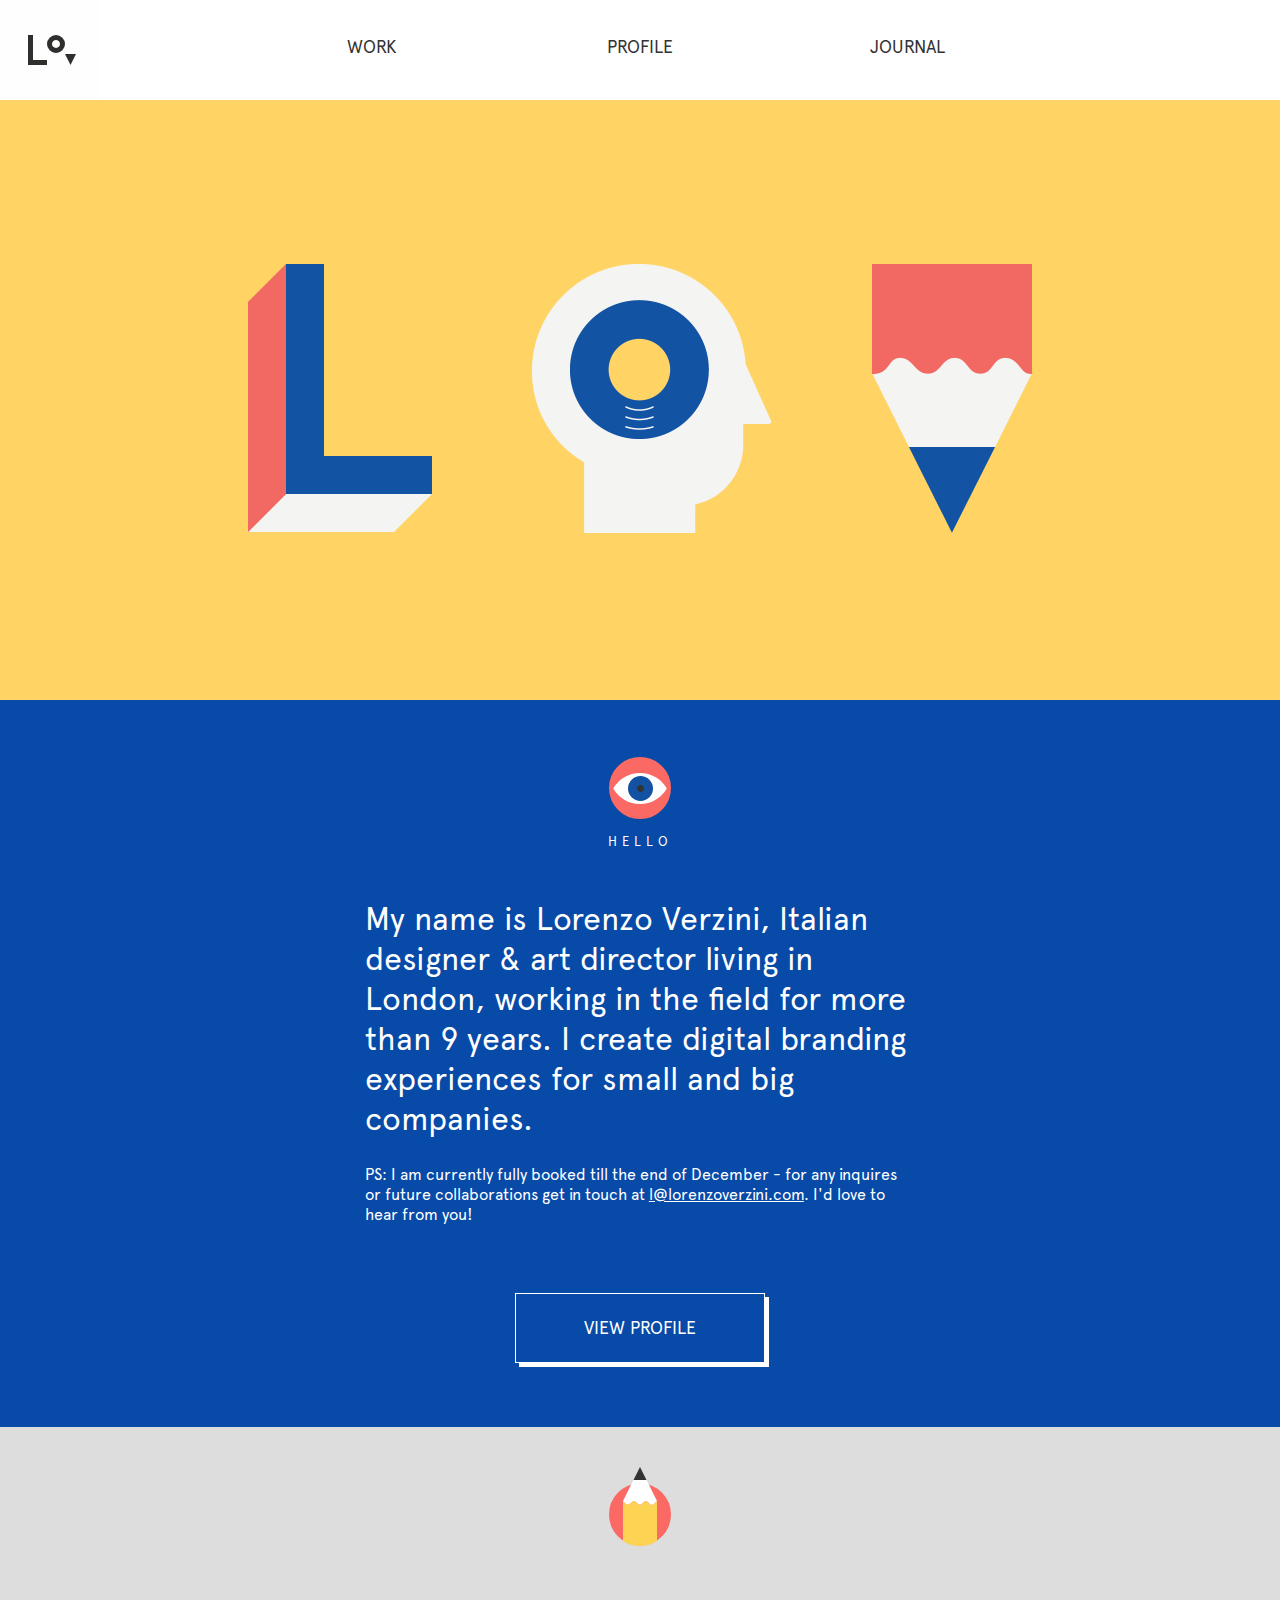
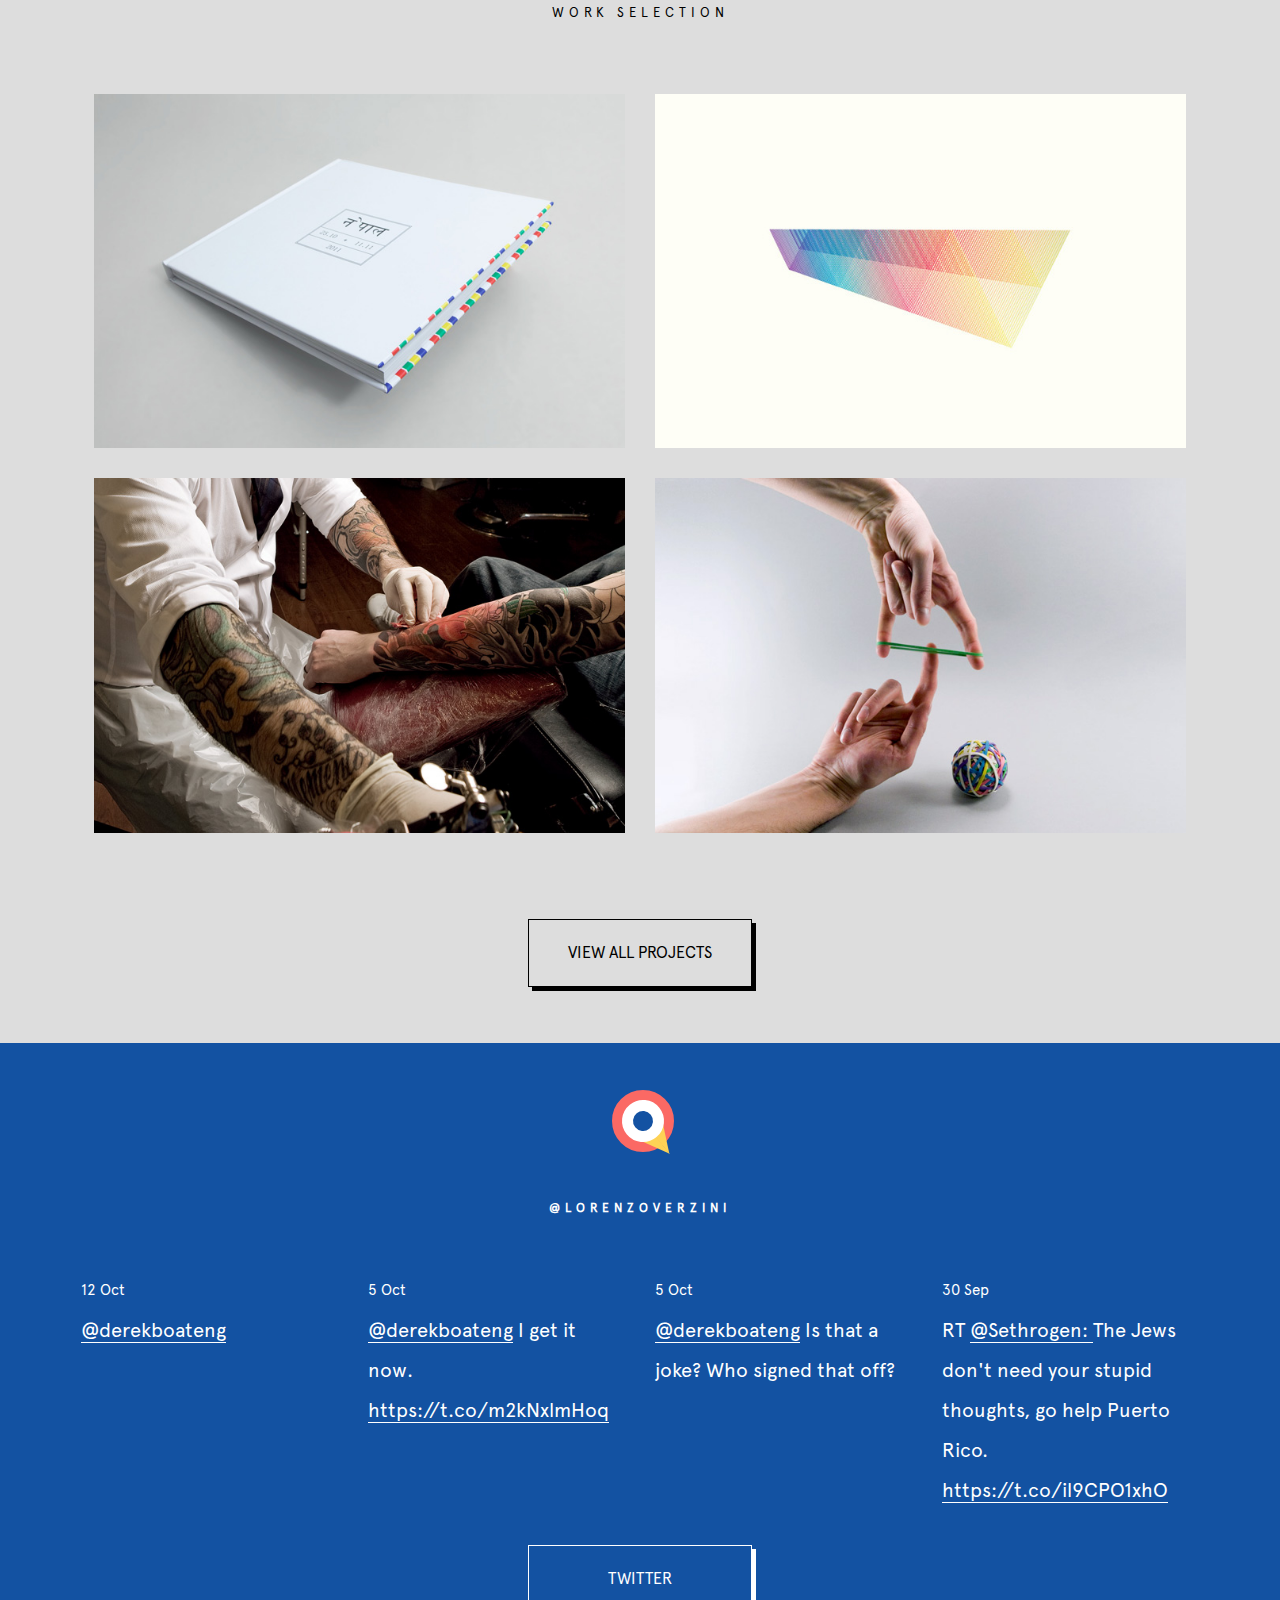
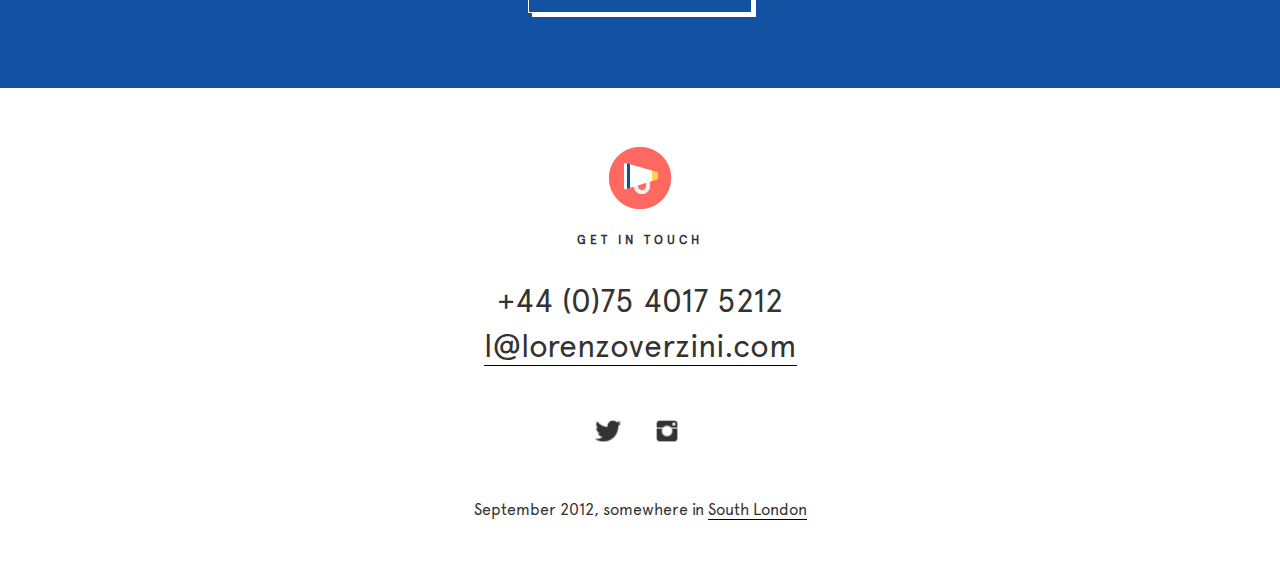
<file: index.html>
<!DOCTYPE html>
<html>
<head>
	<meta charset="utf-8">
	<meta http-equiv="X-UA-Compatible" content="IE=edge">
	<title>Lorenzo Verzini</title>


	<!-- JQuery -->
	<script src="./libs/jquery/jquery-3.2.1.js" type="text/javascript" charset="utf-8"></script>

	<!-- Bootstrap -->
	<script src="./libs/bootstrap/js/bootstrap.js" type="text/javascript" charset="utf-8"></script>
	<link rel="stylesheet" type="text/css" href="./libs/bootstrap/css/bootstrap.css">

	<!-- Global Styles  -->
	<link rel="stylesheet" href="./styles/global.css">
	<!-- Home Styles -->
	<link rel="stylesheet" type="text/css" href="./styles/home.css">
	<!-- Favicon -->
	<link rel="icon" type="image/x-icon" href="./assets/favicon/l.png">
</head>
<body>
<!-- Stephen -->
<!-- header SVG -->
<a href="./index.html">
	<div class="svg-img">
	<svg style="fill-rule: evenodd; pointer-events: none; user-select: none; width: 100%; height: 100%;"><g transform="matrix(0.05 0 0 0.05 0 0)"><g><g transform="matrix(1 0 0 1 560 700)"><g transform="matrix(3.8000030517578125 0 0 0.1666717529296875 0 600)"><path d="M 0 -600 L 0 0 L 100 0 L 100 -600 Z" fill="rgb(48,48,47)" fill-opacity="1.000" style="fill: rgb(48, 48, 47);"></path></g></g><g transform="matrix(1 0 0 1 560 1300)"><g><path d="M 0 -600 L 0 0 L 100 0 L 100 -600 Z" fill="rgb(48,48,47)" fill-opacity="1.000" style="fill: rgb(48, 48, 47);"></path></g></g><g transform="matrix(1 0 0 1 1120 880)"><g><path d="M 0 -80 Q 33 -80 57 -57 Q 80 -34 80 0 Q 80 33 57 57 Q 33 80 0 80 Q -34 80 -57 57 Q -80 33 -80 0 Q -80 -34 -57 -57 Q -34 -80 0 -80 Z M 0 -180 Q -75 -180 -127 -127 Q -180 -75 -180 0 Q -180 74 -127 127 Q -75 180 0 180 Q 74 180 127 127 Q 180 74 180 0 Q 180 -75 127 -127 Q 74 -180 0 -180 Z" fill="rgb(48,48,47)" fill-opacity="1.000" style="fill: rgb(48, 48, 47);"></path></g></g><g transform="matrix(1 0 0 1 1300 1080)"><g><path d="M 0 0 L 110 220 L 220 0 Z" fill="rgb(48,48,47)" fill-opacity="1.000" style="fill: rgb(48, 48, 47);"></path></g></g><g style="pointer-events: visiblePainted;"><g><path d="M 0 0 L 0 2000 L 2000 2000 L 2000 0 Z" fill="rgb(0,255,0)" fill-opacity="0.004" style="fill: rgb(48, 48, 47);"></path></g></g></g></g><defs></defs></svg>
	</div>
</a>
<hr class="hidden-md hidden-lg">
<!-- Nav Link -->
<nav class="col-md-12 parent-nav">
<div class="col-md-8 col-md-offset-2 navigation">
	<a href="./work.html">
		<span class="nav-link col-md-4">work</span>
	</a>
	<a href="./profile.html">
		<span class="nav-link col-md-4">profile</span>
	</a>
	<a href="./journal.html">
		<span class="nav-link col-md-4">journal</span>
	</a>
</div>
</nav>
<!-- Santhosh -->
<div class="container-fluid">
	<div class="row">
		<div class="hidden-xs col-sm-12 LOV">
			<div class="LOVWrapper">				
				<img src="./assets/images/lov_headerx2_b.png" class="img-responsive">
			</div>
		</div>
	</div>
	<!-- Hello Blue -->
	<div class="row hello-sec">
		<section> 
			<div class="eyes">
				<svg style="fill-rule: evenodd; pointer-events: none; user-select: none; width: 100%; height: 100%;"><g transform="matrix(0.05 0 0 0.05 0 0)"><g><g><g><path d="M 1060 440 Q 803 440 622 621 Q 440 803 440 1060 Q 440 1317 622 1498 Q 804 1680 1060 1680 Q 1317 1680 1499 1498 Q 1680 1317 1680 1060 Q 1680 803 1499 621 Q 1317 440 1060 440 Z" fill="rgb(251,105,100)" fill-opacity="1.000"></path><path d="M 1060 760 Q 891 760 746 845 Q 606 928 524 1070 Q 606 1211 746 1294 Q 891 1380 1060 1380 Q 1230 1380 1375 1294 Q 1515 1211 1597 1070 Q 1515 928 1375 845 Q 1230 760 1060 760 Z" fill="rgb(255,255,255)" fill-opacity="1.000"></path></g></g><clipPath id=":10"><path d="M 1060 760 Q 891 760 746 845 Q 606 928 524 1070 Q 606 1211 746 1294 Q 891 1380 1060 1380 Q 1230 1380 1375 1294 Q 1515 1211 1597 1070 Q 1515 928 1375 845 Q 1230 760 1060 760 Z"></path></clipPath><g clip-path="url(#:10)"><g transform="matrix(1 0 0 1 1040 1060)"><g transform="matrix(1 0 0 1 -220 -240)"><g><g><path d="M 250 0 Q 146 0 73 73 Q 0 146 0 250 Q 0 354 73 427 Q 147 500 250 500 Q 354 500 427 427 Q 500 354 500 250 Q 500 146 427 73 Q 354 0 250 0 Z" fill="rgb(19,82,162)" fill-opacity="1.000"></path><path d="M 250 180 Q 221 180 201 200 Q 180 221 180 250 Q 180 279 201 299 Q 222 320 250 320 Q 279 320 300 299 Q 320 279 320 250 Q 320 221 300 200 Q 279 180 250 180 Z" fill="rgb(51,51,51)" fill-opacity="1.000"></path></g></g></g></g></g><g transform="matrix(1 0 0 1 1040 1060)"></g></g></g><defs></defs></svg>
			</div>
			<h2>hello</h2>
			<p class="about-txt">My name is Lorenzo Verzini, Italian designer & art director living in London, working in the field for more than 9 years. I create digital branding experiences for small and big companies.</p>
			<h5 class="about-txt">PS: I am currently fully booked till the end of December - for any inquires or future collaborations get in touch at <span class="email"><a href="mailto:4u.marshall@gmail.com">l@lorenzoverzini.com</a></span>. I'd love to hear from you!
			</h5>
			<div class="view-profile">
				<a href="./profile.html" target="_blank">
					<button class="button-style">view profile</button>
				</a>
			</div>
		</section>
	</div>
	<!-- Hello Blue Ends -->

	<!-- Work Selection -->
	<div class="row workSelection">
		<div class="row">
			<div class="eyes">
				<svg style="fill-rule: evenodd; pointer-events: none; user-select: none; width: 100%; height: 100%;"><g transform="matrix(0.05 0 0 0.05 0 0)"><g><g><path d="M 1060 430 Q 803 430 621 611 Q 440 793 440 1050 Q 440 1307 621 1488 Q 803 1670 1060 1670 Q 1317 1670 1498 1488 Q 1680 1307 1680 1050 Q 1680 793 1498 611 Q 1317 430 1060 430 Z" fill="rgb(251,105,100)" fill-opacity="1.000"></path></g><clipPath id=":4"><path d="M 1577 -344 Q 1443 -344 1282 -315 Q 559 -185 73 -41 Q -413 102 14 710 Q 440 1317 621 1498 Q 803 1680 1060 1680 Q 1317 1680 1498 1498 Q 1680 1317 2017 890 Q 2354 462 2180 9 Q 2045 -344 1577 -344 Z"></path></clipPath><g clip-path="url(#:4)"><g transform="matrix(1 0 0 1 720 100)"><g><g><path d="M 340 0 L 210 260 L 470 260 L 340 0 Z" fill="rgb(51,51,51)" fill-opacity="1.000"></path><path d="M 219 680 Q 189 680 157 717 Q 124 753 94 753 Q 66 753 42 727 L 0 687 L 0 2240 L 680 2240 L 680 686 Q 660 691 632 725 Q 606 756 577 756 Q 547 756 518 718 Q 488 680 458 680 Q 428 680 399 717 Q 369 754 339 754 Q 309 754 279 717 Q 249 680 219 680 Z" fill="rgb(254,211,85)" fill-opacity="1.000"></path><path d="M 210 260 L 0 680 L 0 687 L 42 727 Q 66 753 94 753 Q 124 753 157 717 Q 189 680 219 680 Q 249 680 279 717 Q 309 754 339 754 Q 369 754 399 717 Q 428 680 458 680 Q 488 680 518 718 Q 547 756 577 756 Q 606 756 632 725 Q 660 691 680 686 L 680 680 L 470 260 Z" fill="rgb(255,255,255)" fill-opacity="1.000"></path></g></g></g></g><g transform="matrix(1.06005859375 0 0 1.0599365234375 0 0)" style="pointer-events: visiblePainted;"><g><path d="M 0 0 L 0 2000 L 2000 2000 L 2000 0 Z" fill="rgb(0,255,0)" fill-opacity="0.004"></path></g></g></g></g><defs></defs></svg>
			</div>
			<h2 class="main-text text-center">work selection</h2>
			<!-- Work 1 -->
			<div class="col-xs-12 col-sm-12 col-md-6 col-lg-6 workSection">
				<a href="./work1.html"><img src="./assets/images/boxes/tw_14.jpg" class="img-responsive">

					<div class="overlay">
						<div class="overlayContent text-center">
							<p>Eighteen days across Nepal</p>
							<p class="ring hidden-xs hidden-sm"></p>
							<p class="print">Print</p>
						</div>
					</div>
				</a>
			</div>
			<!-- Work 2 -->
			<div class="col-xs-12 col-sm-12 col-md-6 col-lg-6 workSection">
				<a href="./work2.html">
					<img src="./assets/images/boxes/tw_13_a.jpg" class="img-responsive">
					<div class="overlay">
						<div class="overlayContent text-center">
							<p>Velvet</p>
							<p class="ring hidden-xs hidden-sm"></p>
							<p class="print">Identity, Installation, Print, Website</p>
						</div>
					</div>
				</a>
			</div>
			<!-- Work 3 -->
			<a href="./work3.html">
				<div class="col-xs-12 col-sm-12 col-md-6 col-lg-6  work-container">
					<img class="img-responsive work-img" src="./assets/images/boxes/tw_9.jpg"/>
					<div class="overlayer">
					</div>
					<div class="work-txt text-center">
						<h2>The Family Business</h2>
						<img class="spaceout" src="./assets/images/icon_hover.png"/>
						<h5>Identity, Print, Website</h5>
					</div>
				</div>
			</a>
			<!-- Work 4 -->
			<a href="./work4.html">
				<div class="col-xs-12 col-sm-12 col-md-6 col-lg-6 work-container">
					<img class="img-responsive work-img" src="./assets/images/boxes/tw_4.jpg"/>
					<div class="overlayer">
					</div>
					<div class="work-txt text-center">
						<h2>Linea 77</h2>
						<img class="spaceout" src="./assets/images/icon_hover.png"/>
						<h5></h5>
					</div>
				</div>
			</a>
		</div>
		<div class="row">
			<a href="./work.html">
				<div class="lorenzoBtn">
					View All Projects
				</div>
			</a>
		</div>
	</div>

	<!-- Twitter -->
	<div class="row twitter">
		<div class="row text-center">
			<div style=" height: 100%; background: rgba(0, 0, 0, 0); -webkit-tap-highlight-color: rgba(0, 0, 0, 0); cursor: default;" class="twitty">
			   <svg style="fill-rule: evenodd; pointer-events: none; user-select: none;">
			      <g transform="matrix(0.05 0 0 0.05 0 0)">
			         <g>
			            <g>
			               <path d="M 1060 440 Q 803 440 621 621 Q 440 803 440 1060 Q 440 1317 621 1498 Q 803 1680 1060 1680 Q 1317 1680 1498 1498 Q 1680 1317 1680 1060 Q 1680 803 1498 621 Q 1317 440 1060 440 Z" fill="rgb(251,105,100)" fill-opacity="1.000"></path>
			            </g>
			            <g transform="matrix(0.6293133338752286 0.7771516761912343 -0.7771516761912343 0.6293133338752286 1060 1060)">
			               <g transform="matrix(1 0 0 1 244 -300)">
			                  <g transform="matrix(1 0 0 1 300 450)">
			                     <g>
			                        <path d="M -301 -154 L -300 150 L 299 -154 Z" fill="rgb(254,211,85)" fill-opacity="1.000"></path>
			                     </g>
			                  </g>
			                  <g transform="matrix(1 0 0 1 300 150)">
			                     <g>
			                        <path d="M -300 -150 L -300 154 L 300 154 L -300 -150 Z" fill="rgb(254,211,85)" fill-opacity="1.000"></path>
			                     </g>
			                  </g>
			               </g>
			               <g>
			                  <g>
			                     <path d="M 0 -420 Q -174 -420 -297 -297 Q -420 -174 -420 0 Q -420 173 -297 297 Q -174 420 0 420 Q 173 420 297 297 Q 420 173 420 0 Q 420 -174 297 -297 Q 173 -420 0 -420 Z" fill="rgb(255,255,255)" fill-opacity="1.000"></path>
			                     <path d="M 4 -140 Q -54 -140 -95 -99 Q -136 -58 -136 0 Q -136 58 -95 99 Q -54 140 4 140 Q 62 140 103 99 Q 144 58 144 0 Q 144 -58 103 -99 Q 62 -140 4 -140 Z" fill="rgb(19,82,162)" fill-opacity="1.000"></path>
			                  </g>
			               </g>
			               <g transform="matrix(1 0 0 1 -200 -200)">
			                  <g>
			                     <path d="M 200 0 Q 117 0 58 58 Q 0 117 0 200 Q 0 283 58 341 Q 117 400 200 400 Q 283 400 341 341 Q 400 283 400 200 Q 400 117 341 58 Q 283 0 200 0 Z" fill="rgb(19,82,162)" fill-opacity="1.000"></path>
			                  </g>
			                  <g>
			                     <path d="M -25 410 L -25 472 L 441 472 L 441 410 Z" fill="rgb(255,255,255)" fill-opacity="1.000"></path>
			                  </g>
			               </g>
			            </g>
			         </g>
			      </g>
			      <defs></defs>
			   </svg>
			</div>
			<div class="user">@LORENZOVERZINI</div>
		</div>
		<div class="row">
			<div class="col-xs-12 col-sm-12 col-md-3 col-lg-3 tweet">
				<h4 class="date">12 Oct</h4>
				<p>
					<span class="	tag"><a href="http://www.twitter.com/derekboateng" title="">@derekboateng</a></span>
					<!-- <span class="text">I get it now.</span>
					<span class="link"><a href="https://t.co/m2kNxlmHoq" title="">https://t.co/m2kNxlmHoq</a></span> -->
				</p>
			</div>
			<div class="col-xs-12 col-sm-12 col-md-3 col-lg-3 tweet">
				<h4 class="date">5 Oct</h4>
				<p>
					<span class="tag"><a href="http://www.twitter.com/derekboateng" title="">@derekboateng</a></span>
					<span class="text">I get it now.</span>
					<span class="link"><a href="https://t.co/m2kNxlmHoq" title="">https://t.co/m2kNxlmHoq</a></span>
				</p>
			</div>
			<div class="col-xs-12 col-sm-12 col-md-3 col-lg-3 tweet">
				<h4 class="date">5 Oct</h4>
				<p>
					<span class="tag"><a href="http://www.twitter.com/derekboateng" title="">@derekboateng</a></span>
					<span class="text"> Is that a joke? Who signed that off?</span>
					<!-- <span class="link"><a href="https://t.co/m2kNxlmHoq" title="">https://t.co/m2kNxlmHoq</a></span> -->
				</p>
			</div>
			<div class="col-xs-12 col-sm-12 col-md-3 col-lg-3 tweet">
				<h4 class="date">30 Sep</h4>
				<p>
					RT <span class="tag"><a href="http://www.twitter.com/Sethrogen:" title="">@Sethrogen: </a></span>
					<span class="text">The Jews don't need your stupid thoughts, go help Puerto Rico. </span>
					<span class="link"><a href="https://t.co/m2kNxlmHoq" title="">https://t.co/il9CPO1xhO</a></span>
				</p>
			</div>			
		</div>
		<div class="row">
			<div class="lorenzoBtn">
				twitter
			</div>
		</div>
	</div>

	<!-- Footer -->
	<div class="row footer">
		<div class="getInTouch">
			<div class="footerIcon"></div>
			<span>Get in Touch</span>
		</div>
		<div class="contact">
			<div class="phone">+44 (0)75 4017 5212</div>
			<div class="mail"><a href="mailto:l@lorenzoverzini.com">l@lorenzoverzini.com</a></div>
		</div>
		<div class="social">
			<a href="https://twitter.com/lorenzoverzini">
				<div class="twitterIcon"></div>
			</a>
			<a href="http://instagram.com/verzini">
				<div class="instagramIcon"></div>
			</a>
		</div>
		<div class="bottom">
			<span>September 2012, somewhere in <a href="http://goo.gl/maps/AYVe4">South London</a></span>	
		</div>
	</div>
</div>

</body>
</html>
</file>
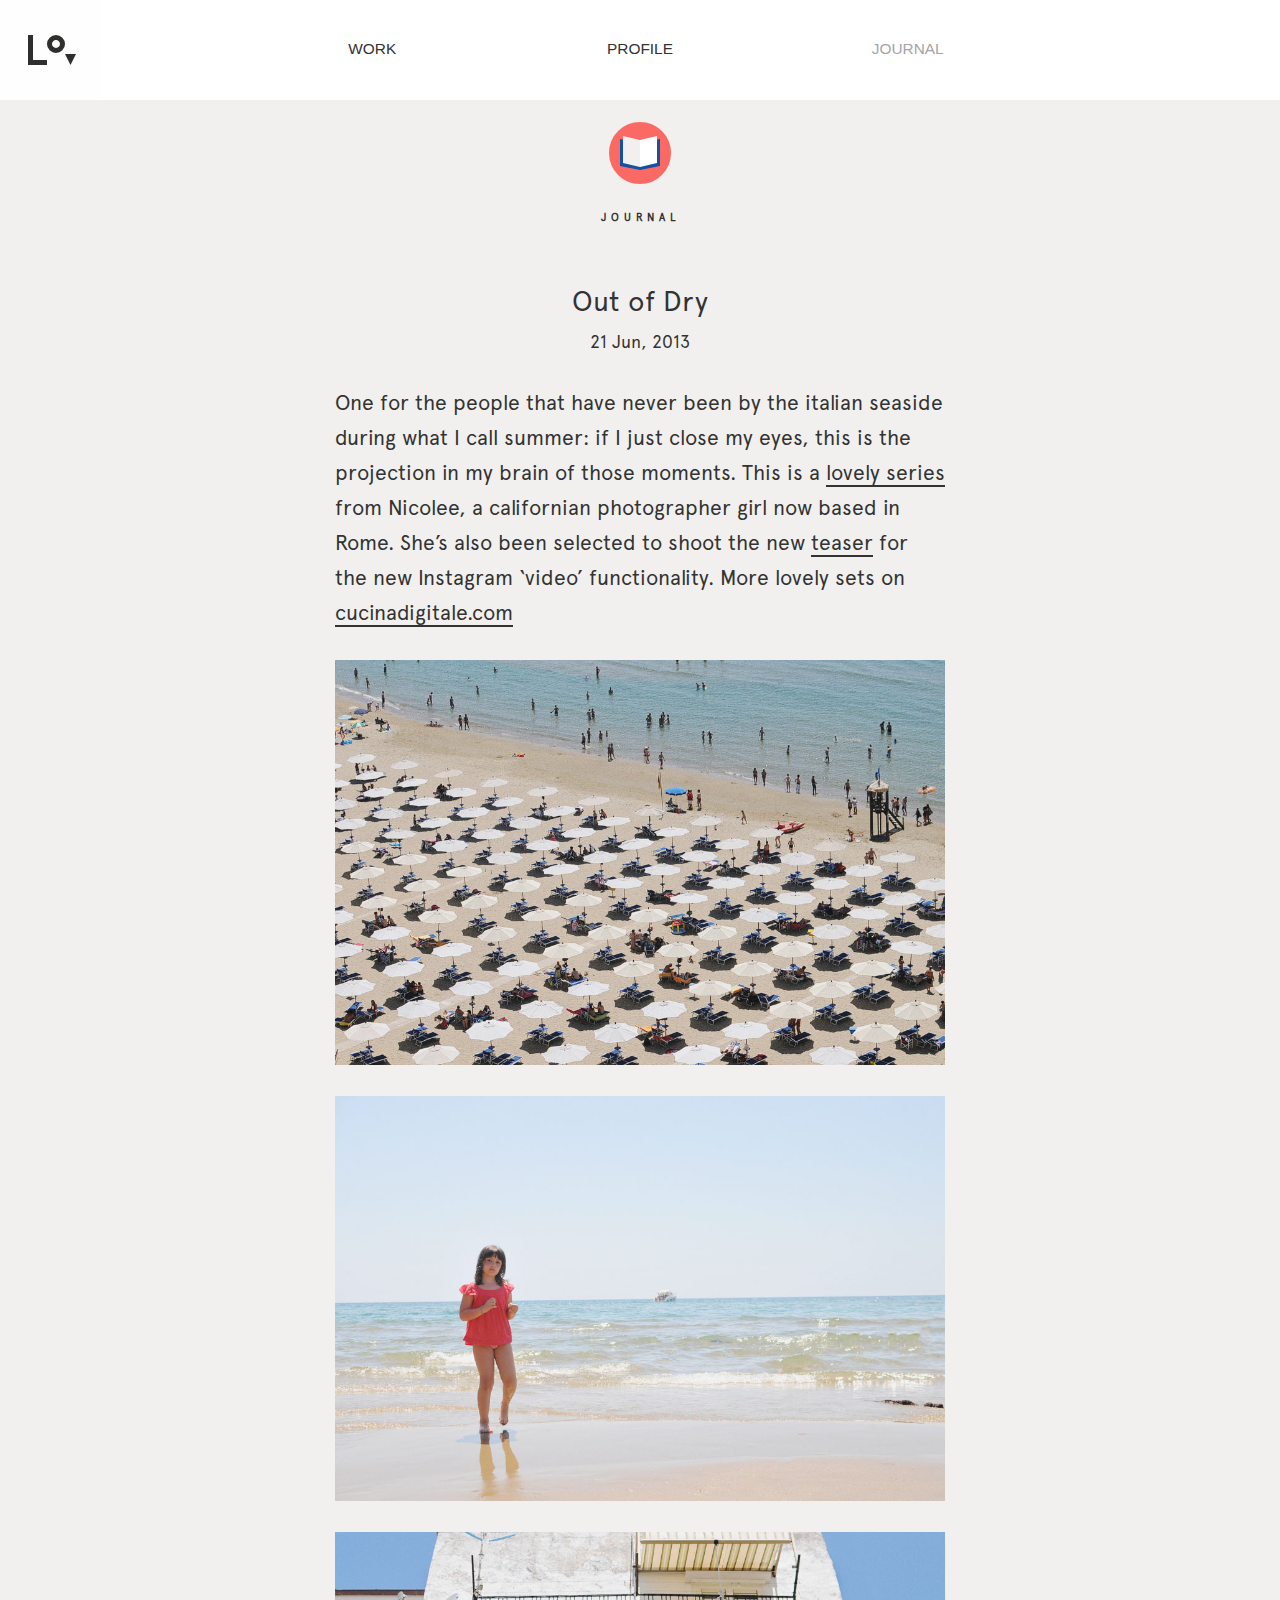
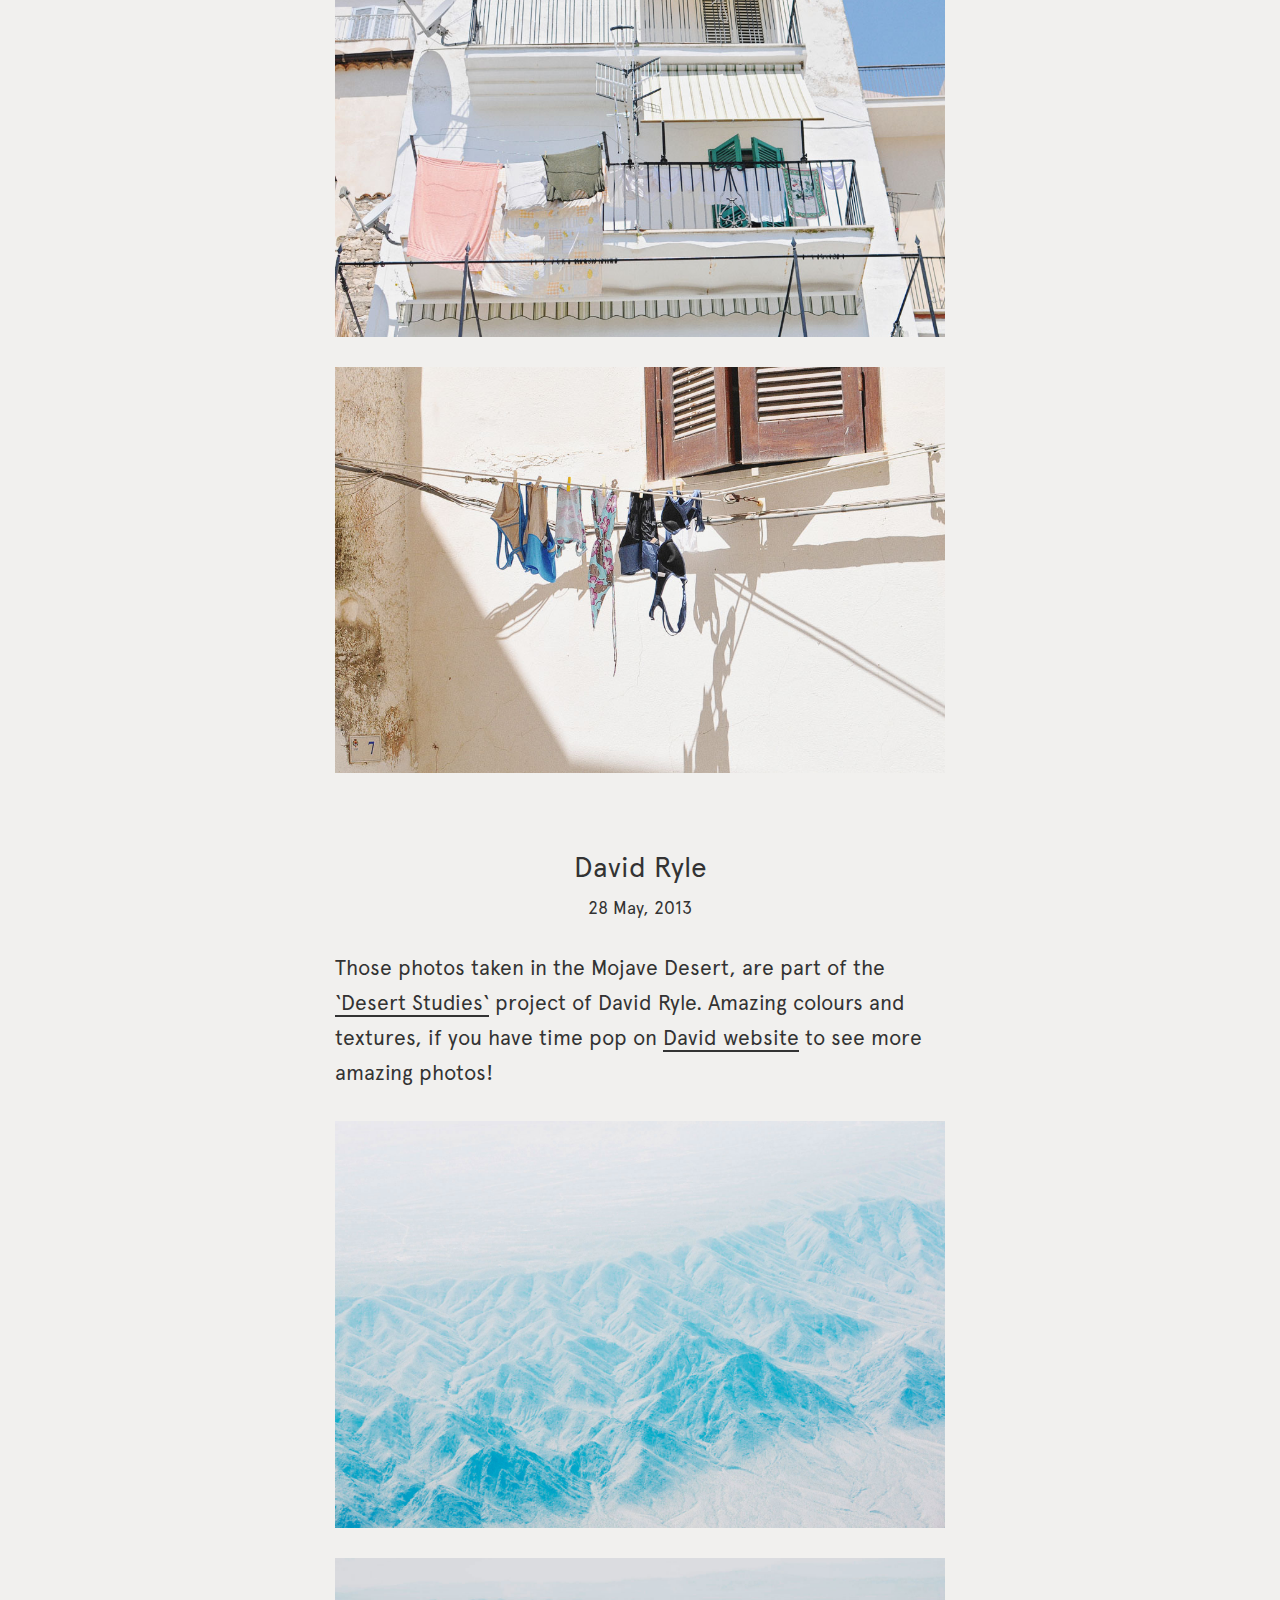
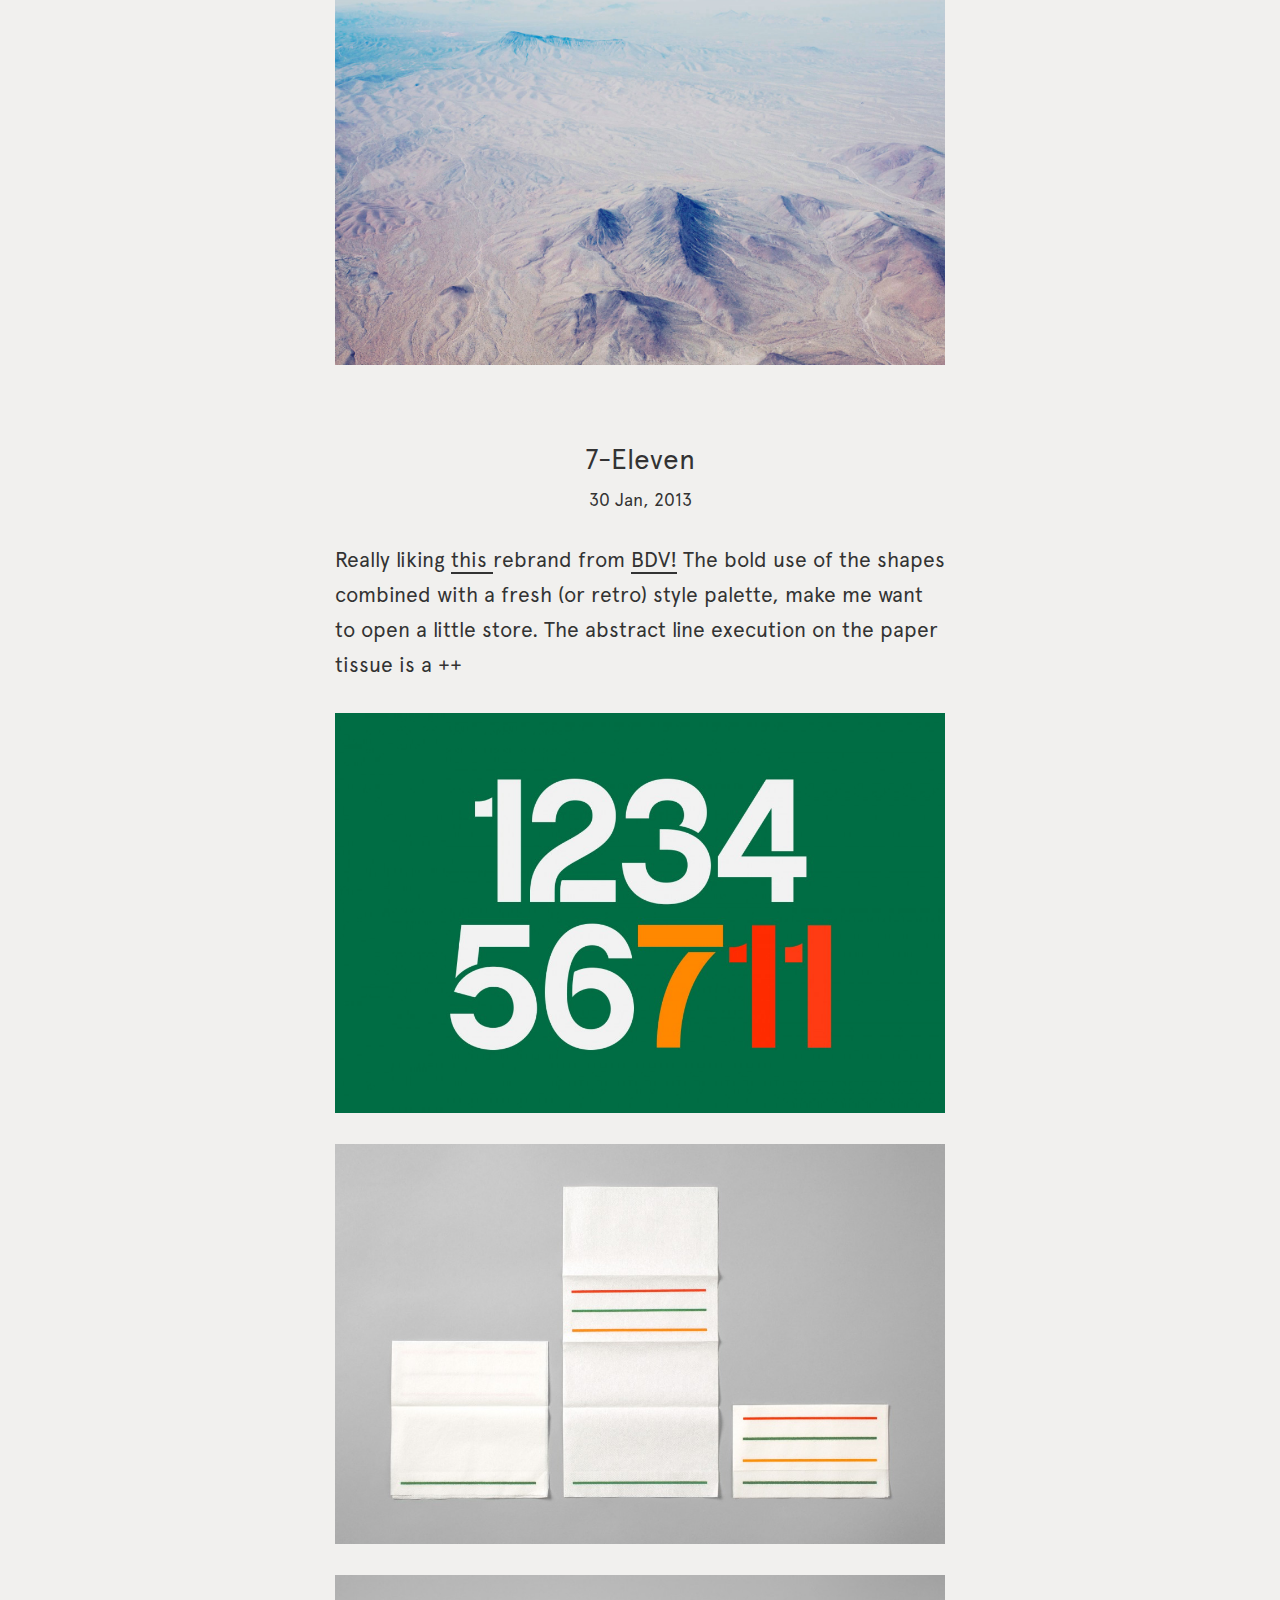
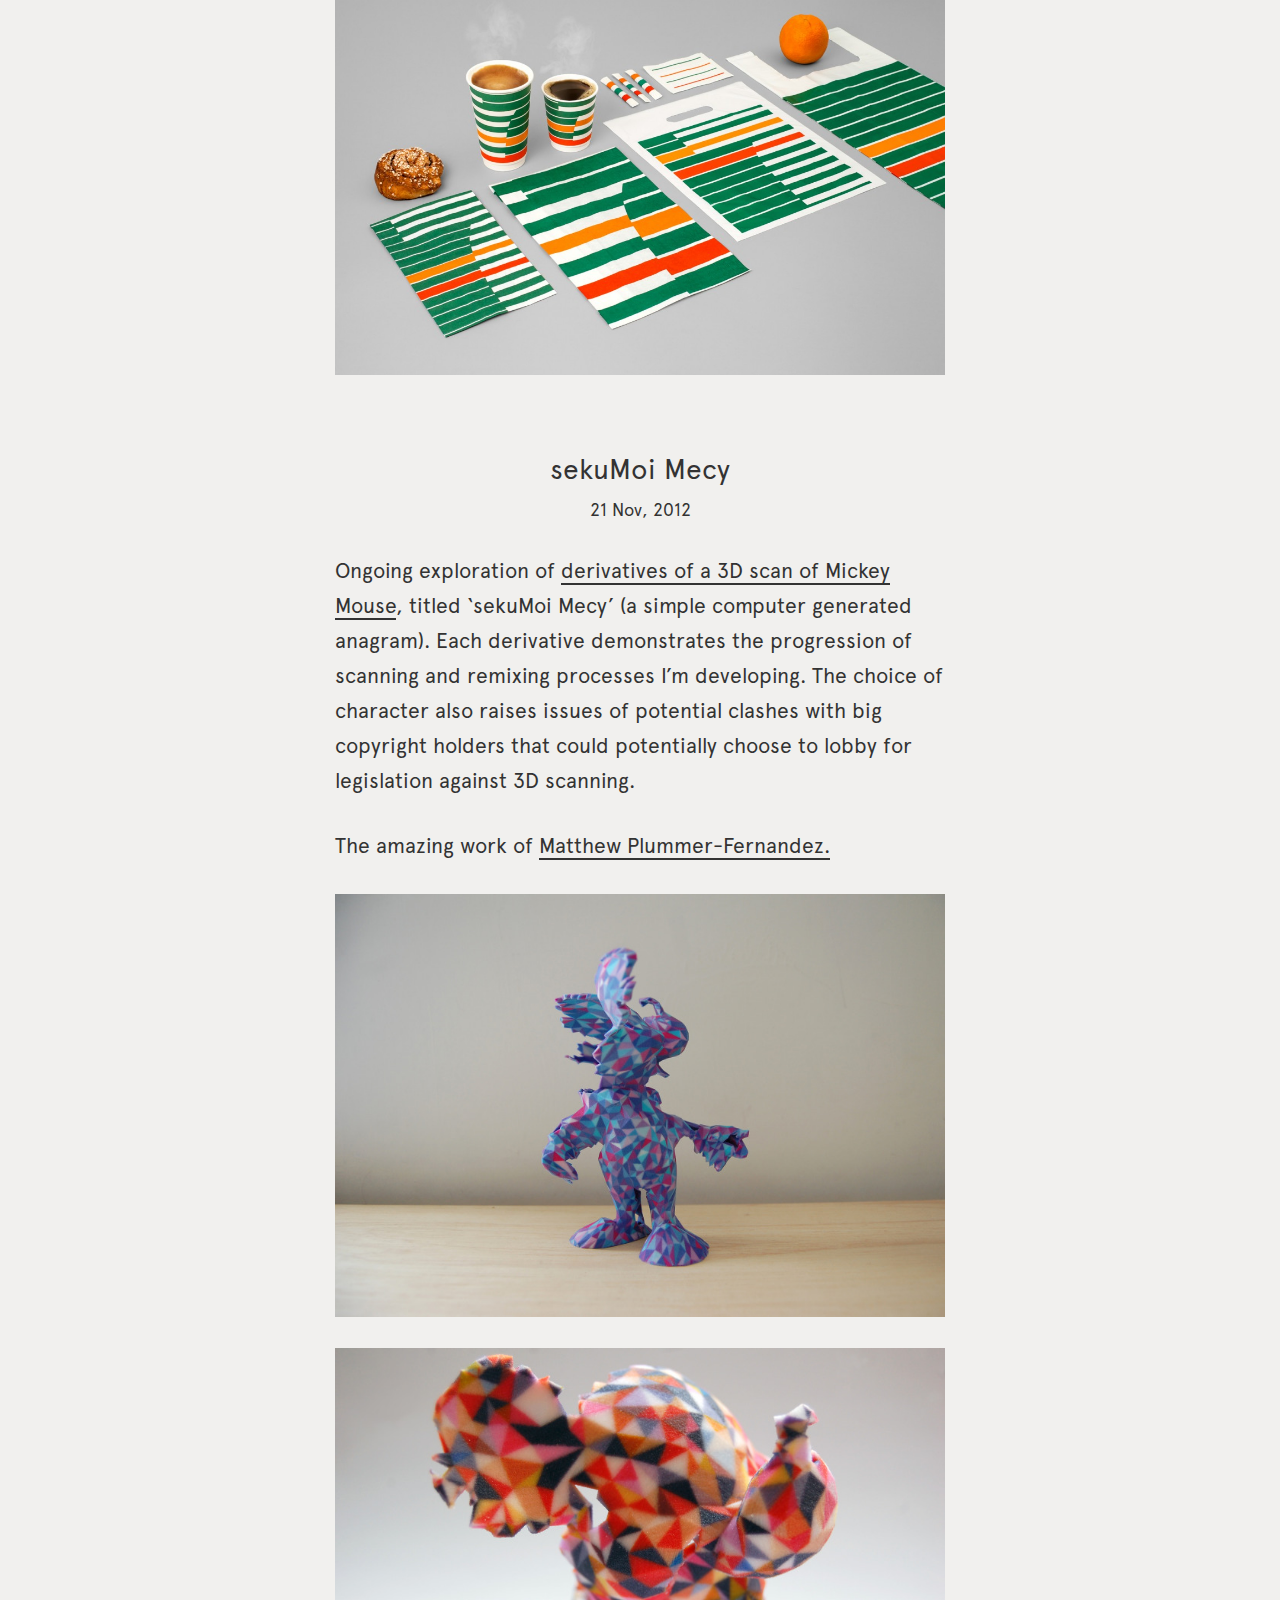
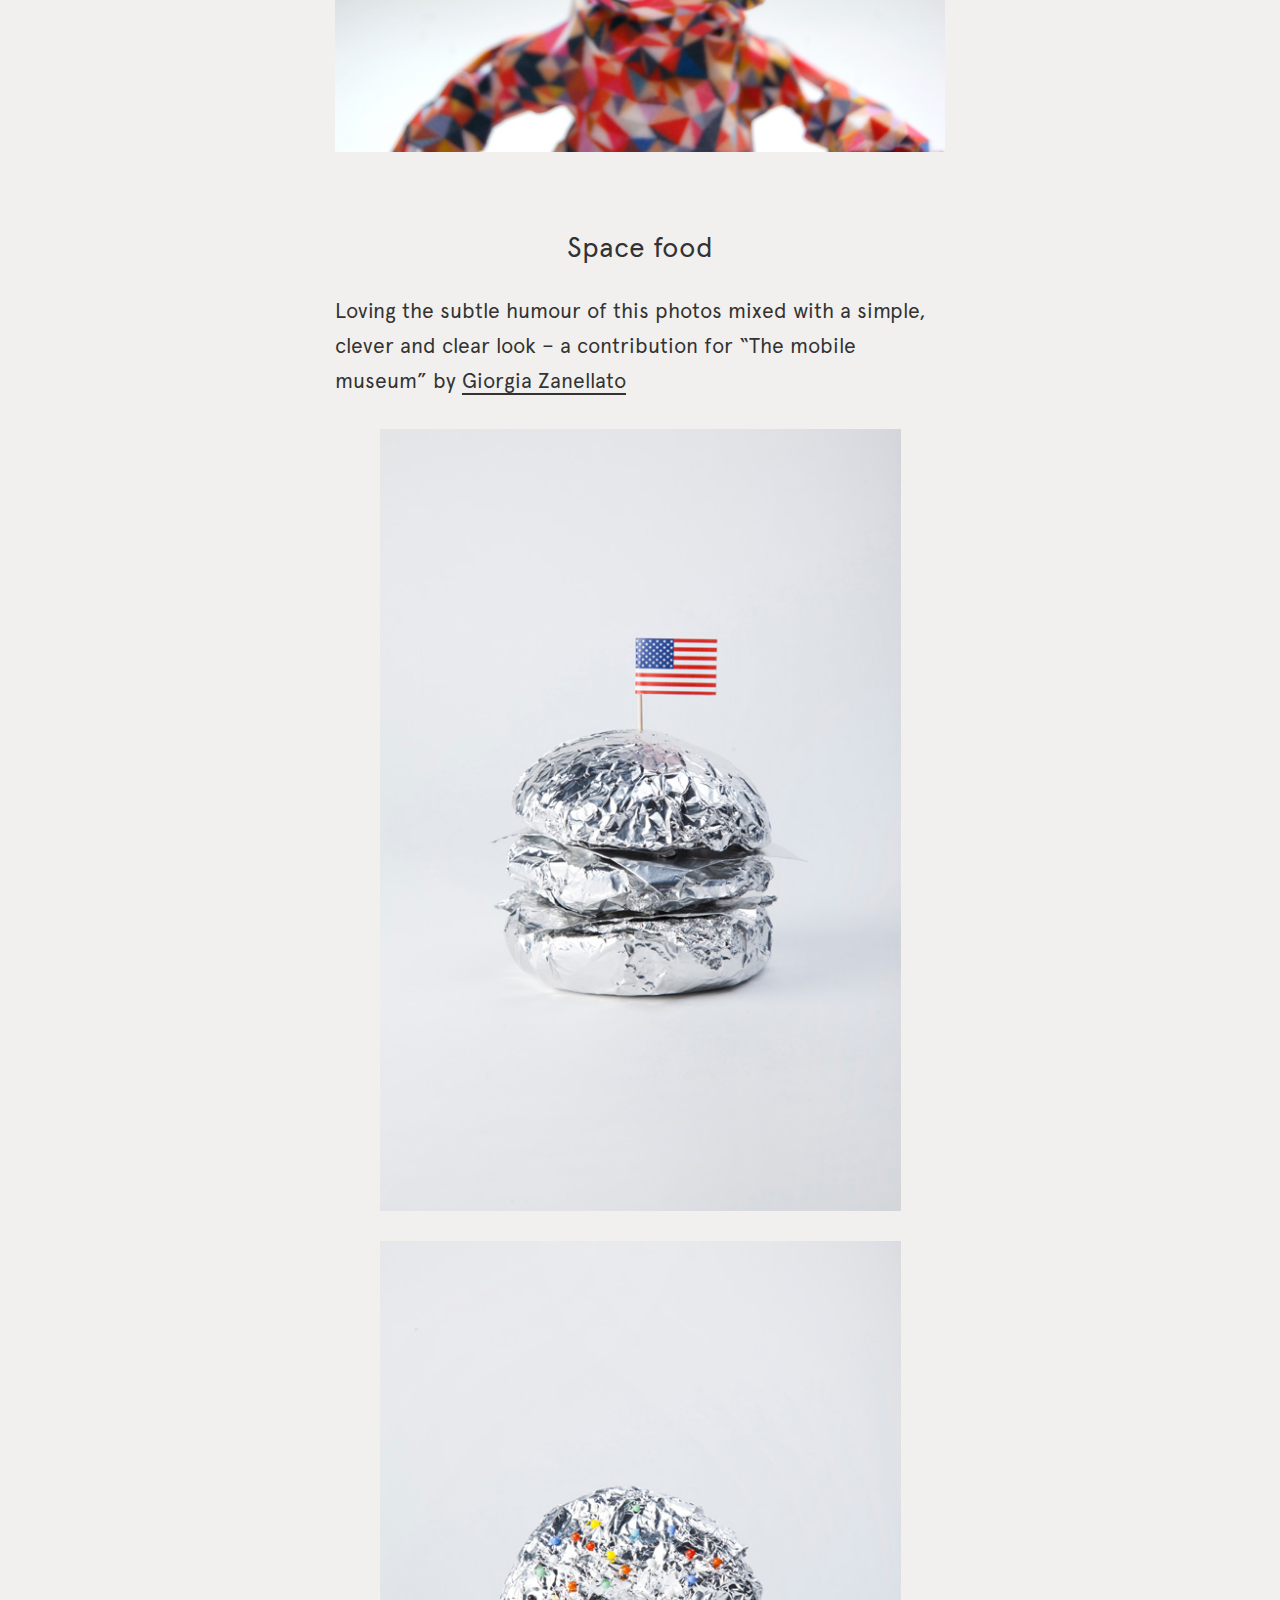
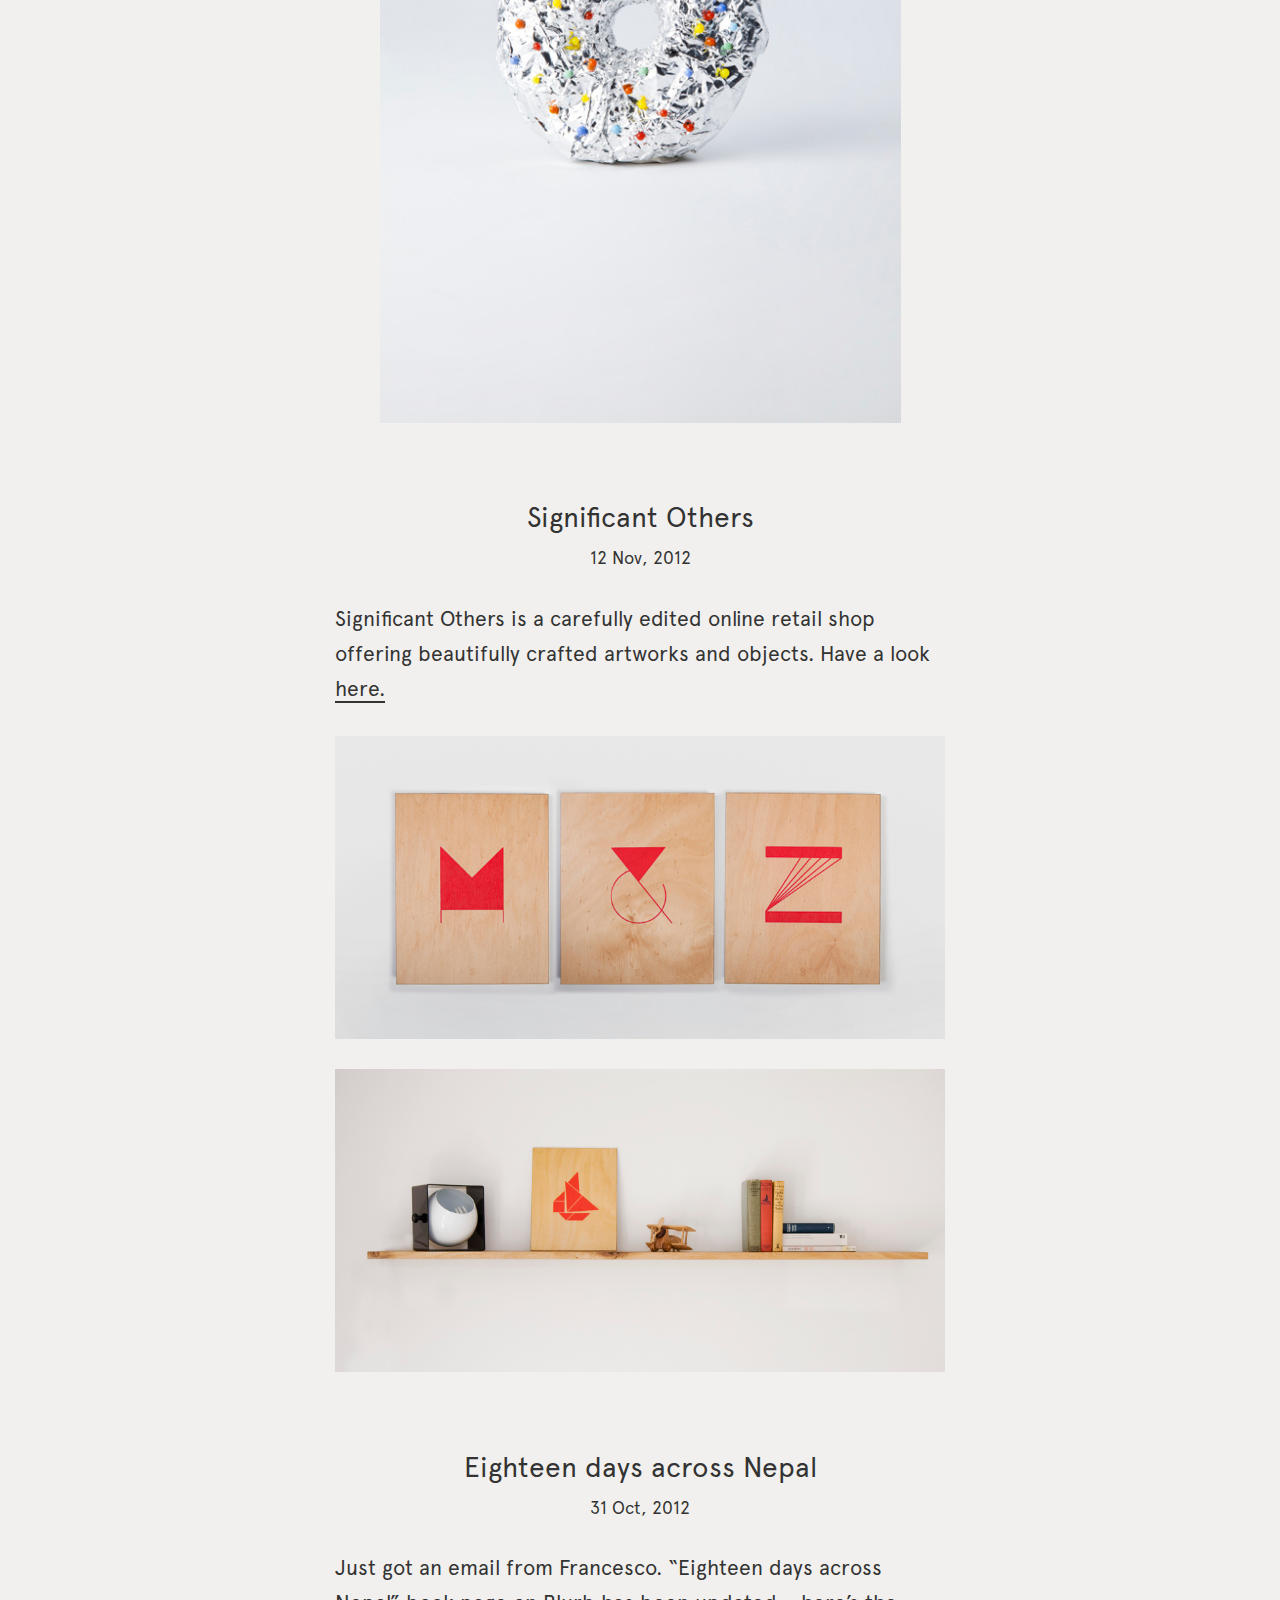
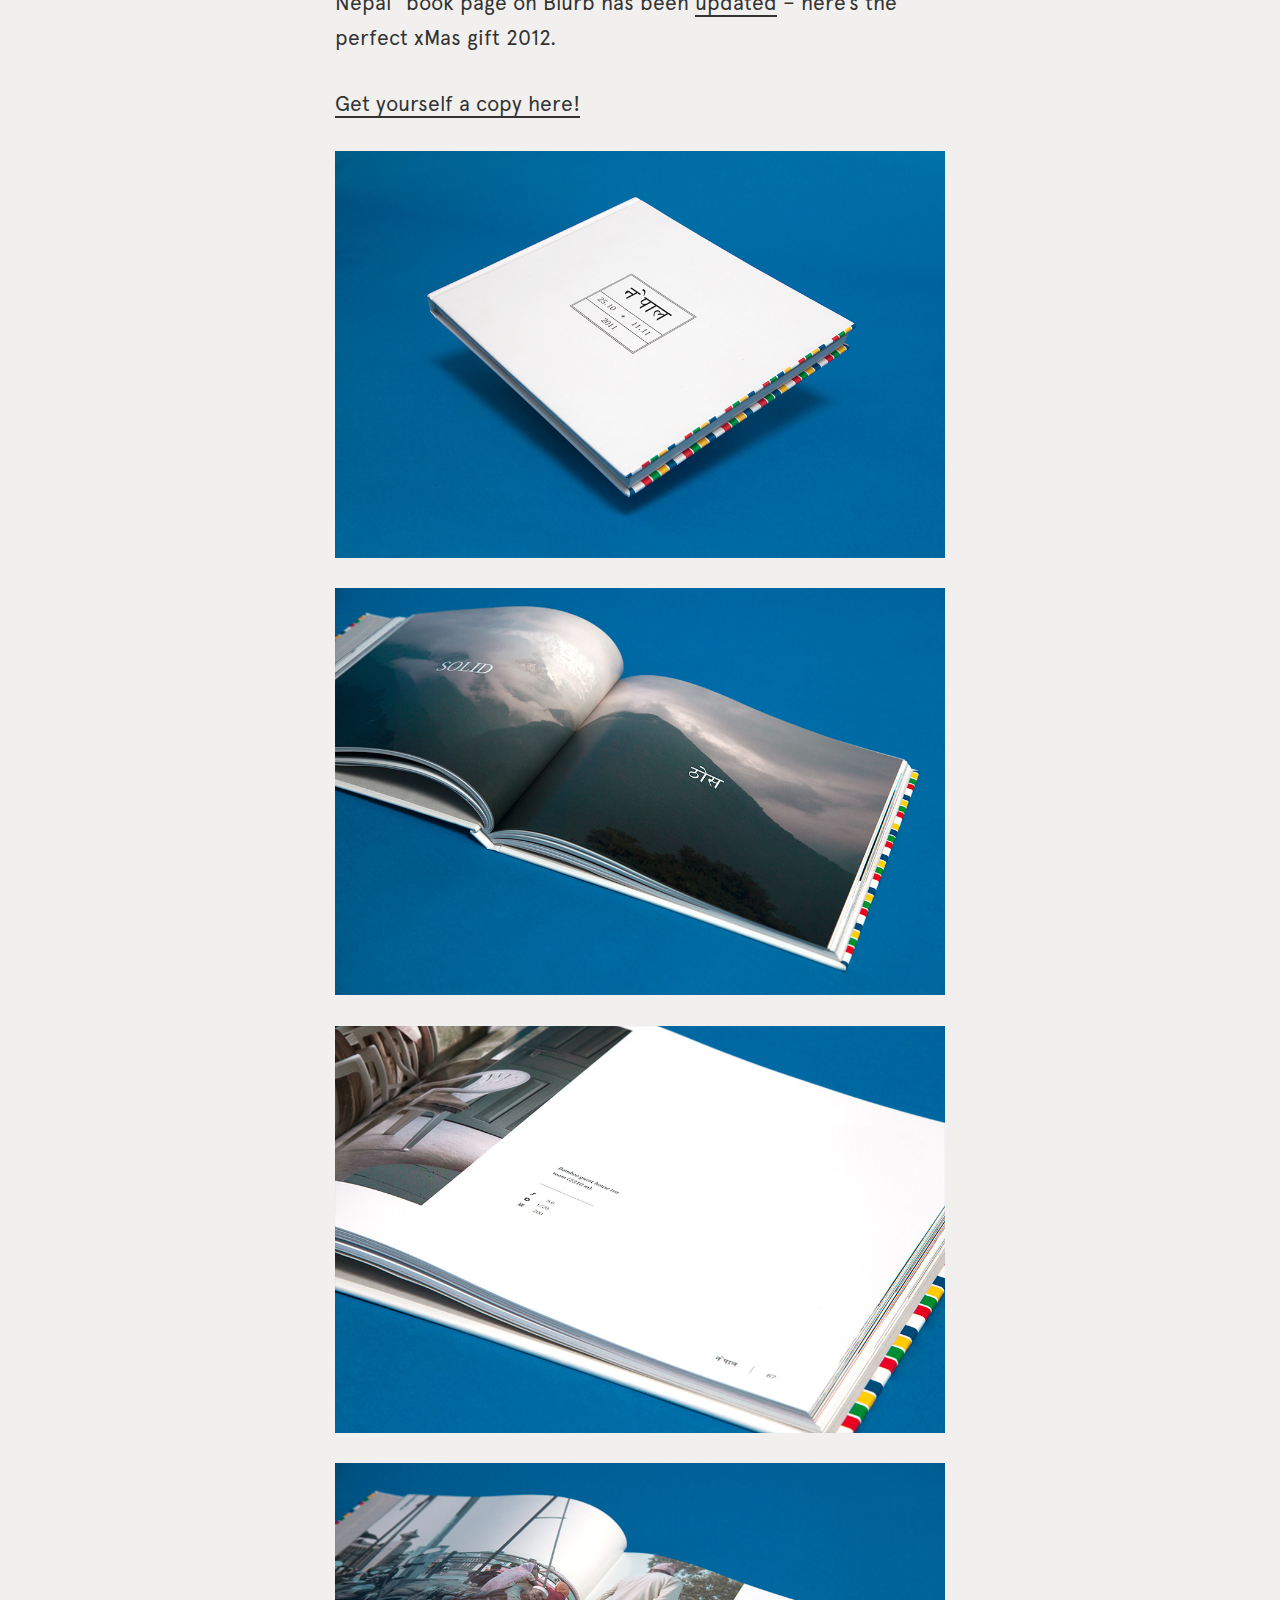
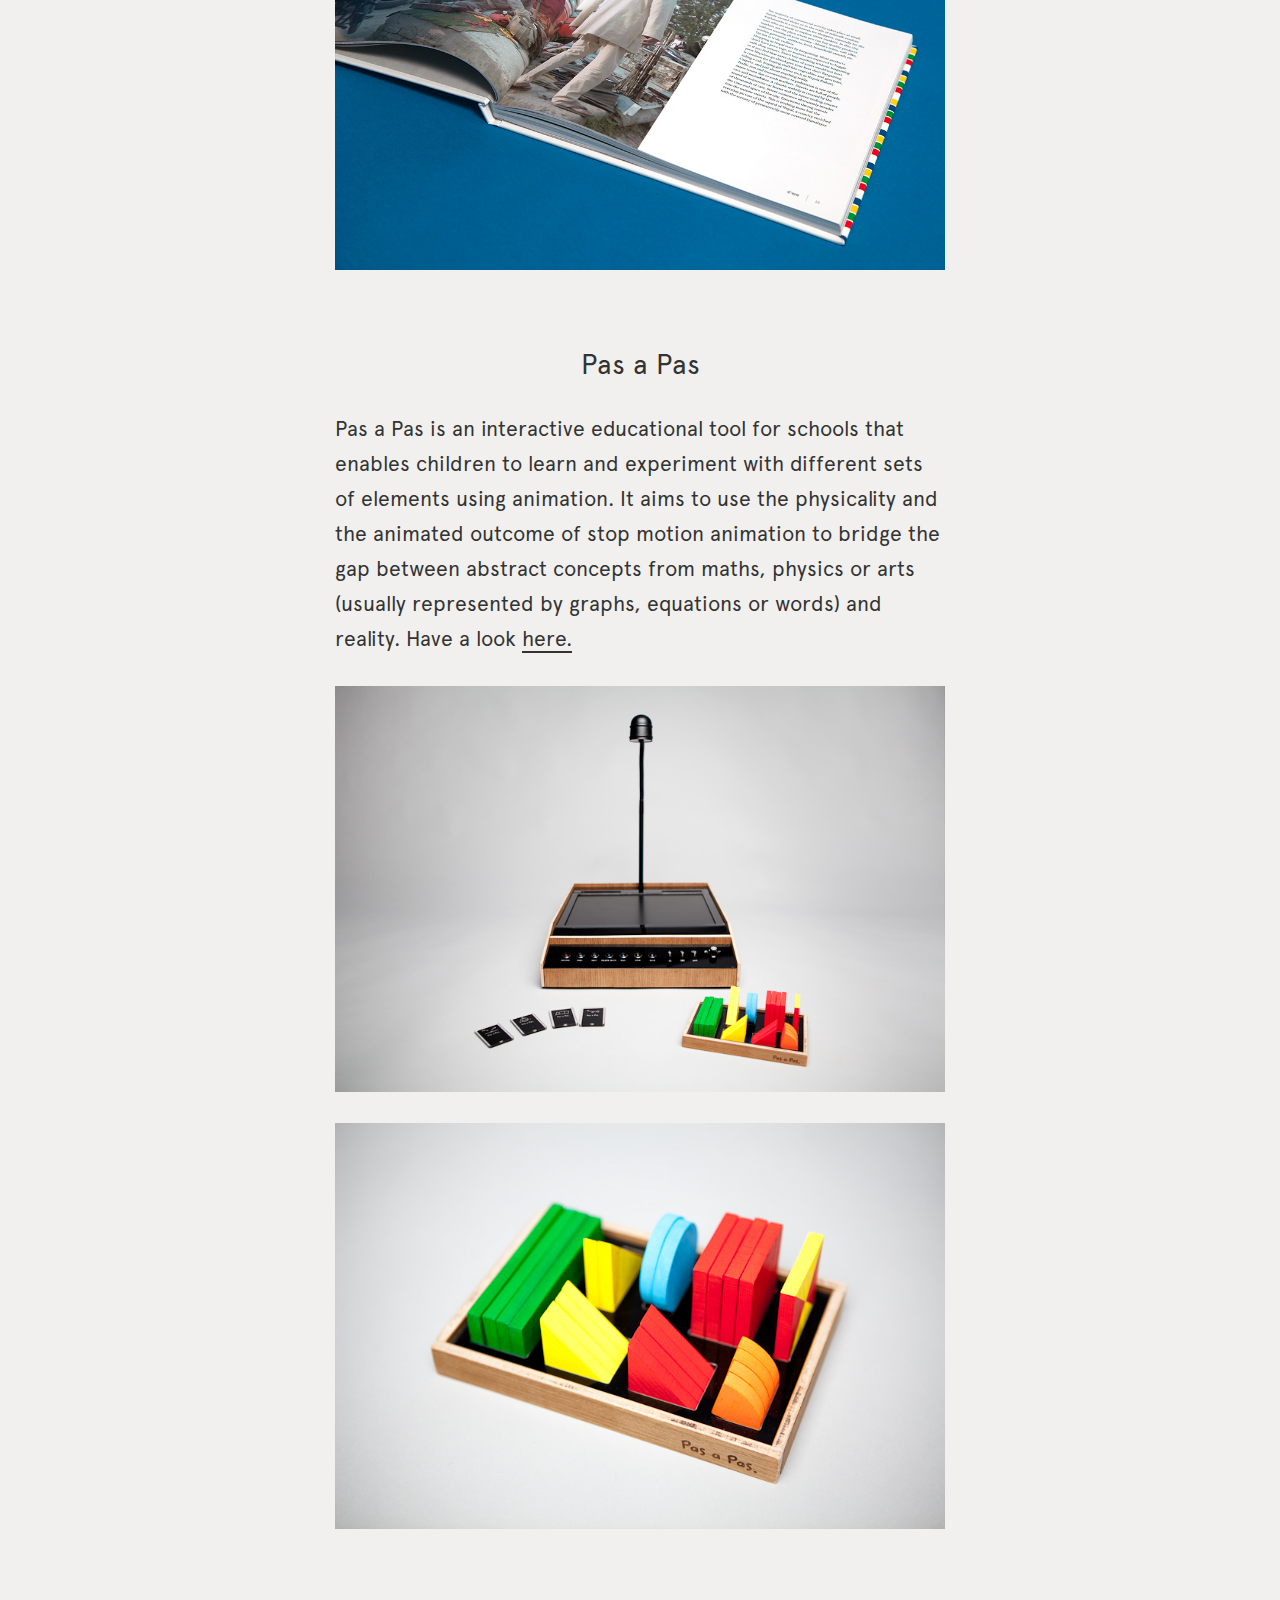
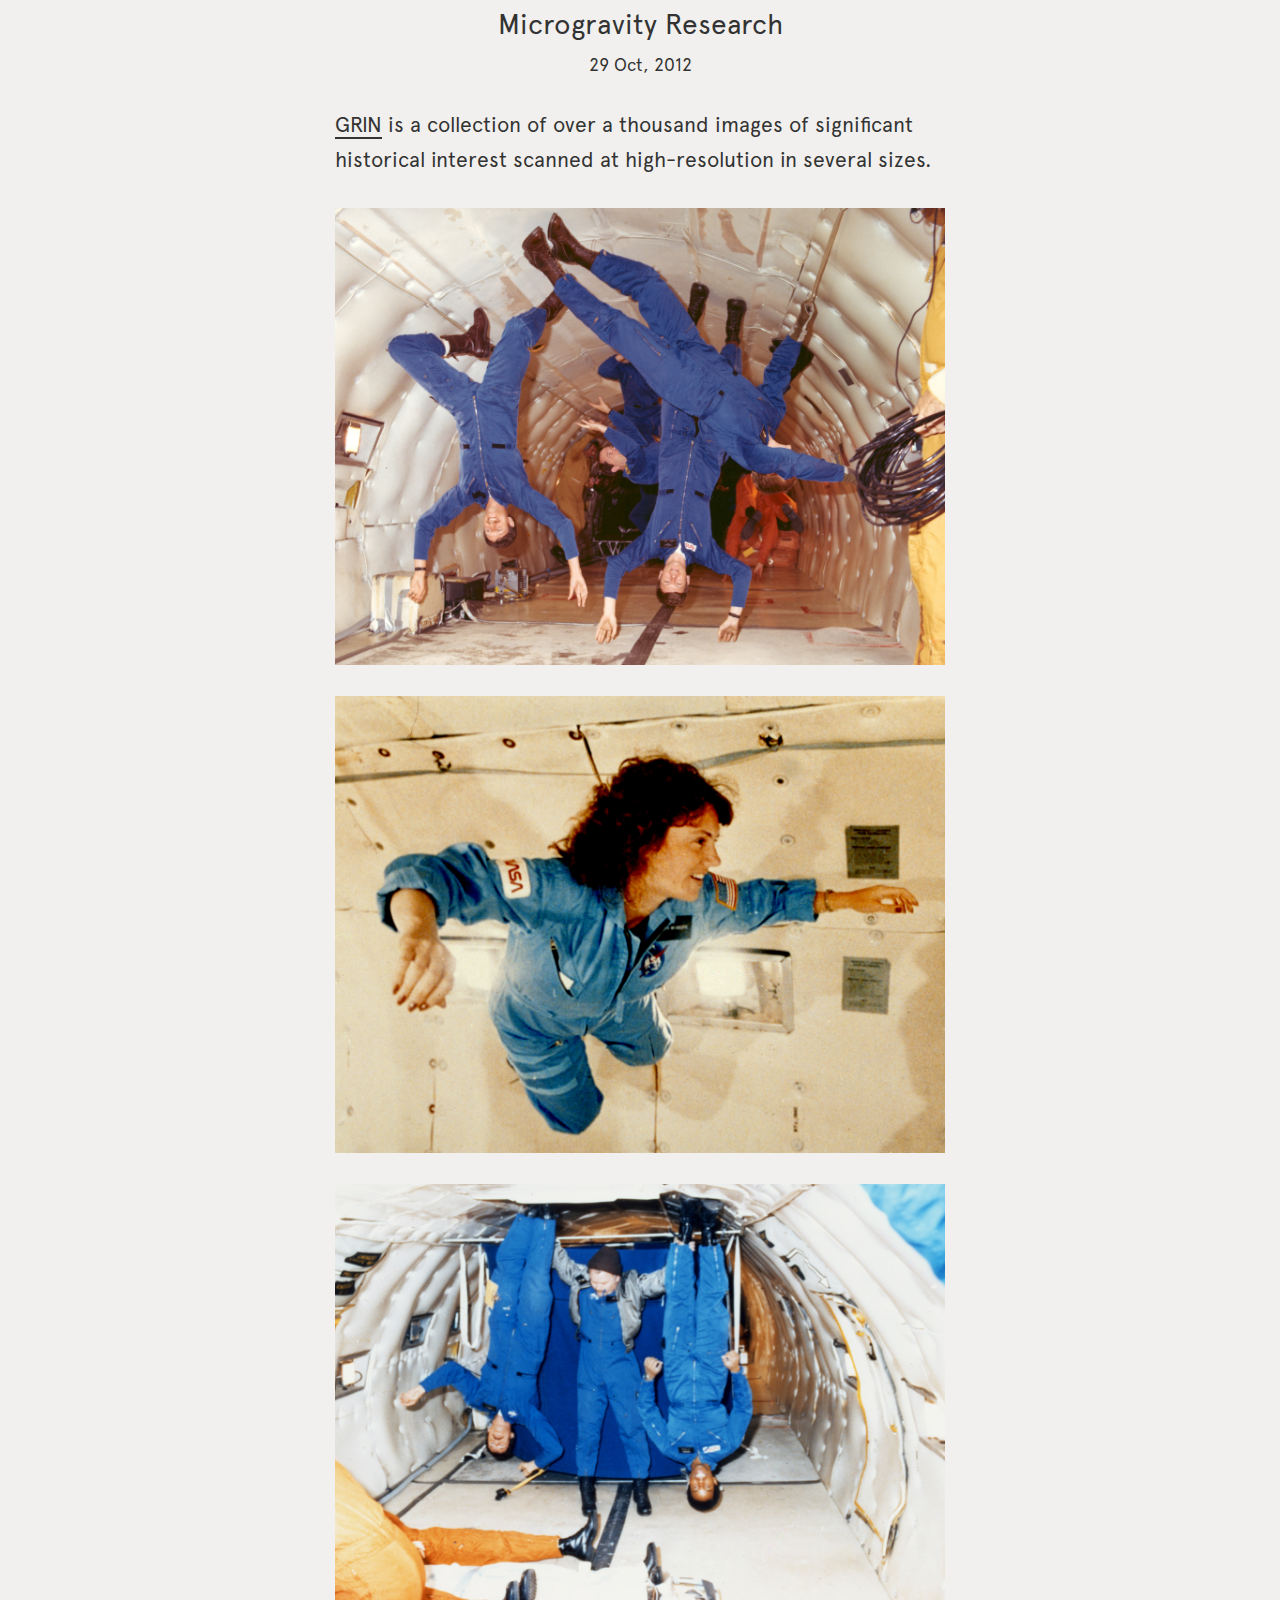
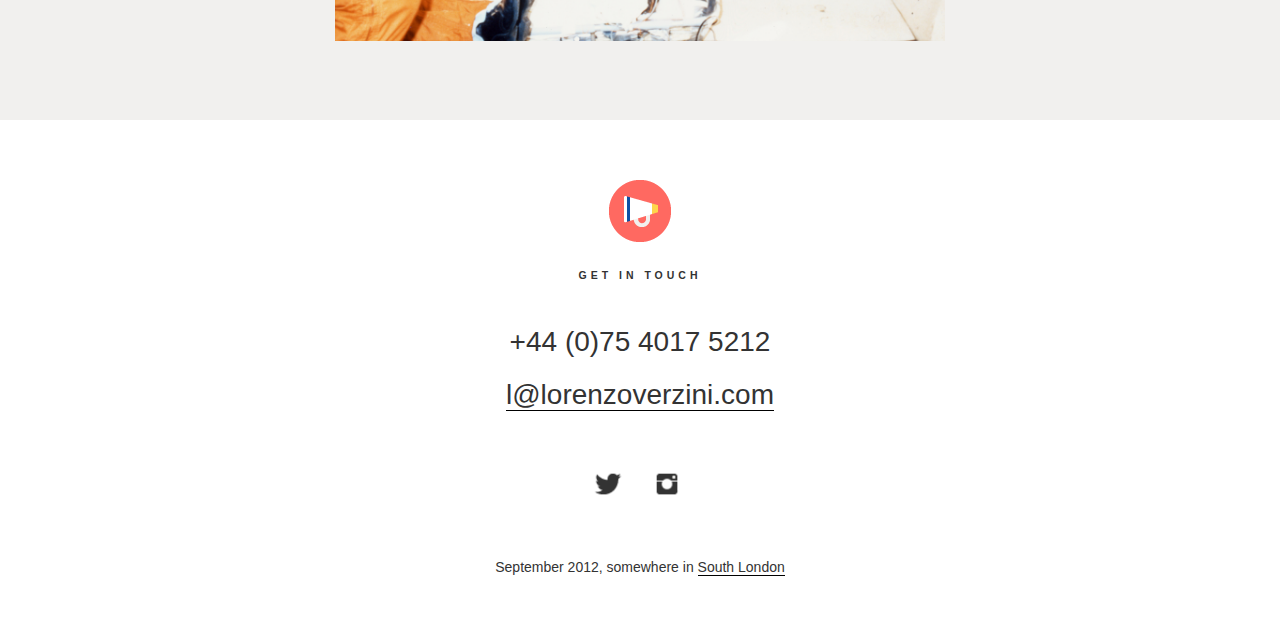
<file: journal.html>
<!DOCTYPE html>
<html>
<head>
	<meta charset="utf-8">
	<meta http-equiv="X-UA-Compatible" content="IE=edge">
	<title>Lorenzo - Profile</title>
	<!-- Global Styles  -->
	<link rel="stylesheet" href="./styles/global.css">
	<!-- Home Styles -->
	<link rel="stylesheet" type="text/css" href="./styles/journal.css">

	<!-- JQuery -->
	<script src="./libs/jquery/jquery-3.2.1.js" type="text/javascript" charset="utf-8"></script>

	<!-- Bootstrap -->
	<script src="./libs/bootstrap/js/bootstrap.js" type="text/javascript" charset="utf-8"></script>
	<link rel="stylesheet" type="text/css" href="./libs/bootstrap/css/bootstrap.css">
	<!-- Favicon -->
	<link rel="icon" type="image/x-icon" href="./assets/favicon/l.png">
</head>
<body>
<!-- Stephen -->
<!-- header SVG -->
<a href="./index.html">
	<div class="svg-img">
	<svg style="fill-rule: evenodd; pointer-events: none; user-select: none; width: 100%; height: 100%;"><g transform="matrix(0.05 0 0 0.05 0 0)"><g><g transform="matrix(1 0 0 1 560 700)"><g transform="matrix(3.8000030517578125 0 0 0.1666717529296875 0 600)"><path d="M 0 -600 L 0 0 L 100 0 L 100 -600 Z" fill="rgb(48,48,47)" fill-opacity="1.000" style="fill: rgb(48, 48, 47);"></path></g></g><g transform="matrix(1 0 0 1 560 1300)"><g><path d="M 0 -600 L 0 0 L 100 0 L 100 -600 Z" fill="rgb(48,48,47)" fill-opacity="1.000" style="fill: rgb(48, 48, 47);"></path></g></g><g transform="matrix(1 0 0 1 1120 880)"><g><path d="M 0 -80 Q 33 -80 57 -57 Q 80 -34 80 0 Q 80 33 57 57 Q 33 80 0 80 Q -34 80 -57 57 Q -80 33 -80 0 Q -80 -34 -57 -57 Q -34 -80 0 -80 Z M 0 -180 Q -75 -180 -127 -127 Q -180 -75 -180 0 Q -180 74 -127 127 Q -75 180 0 180 Q 74 180 127 127 Q 180 74 180 0 Q 180 -75 127 -127 Q 74 -180 0 -180 Z" fill="rgb(48,48,47)" fill-opacity="1.000" style="fill: rgb(48, 48, 47);"></path></g></g><g transform="matrix(1 0 0 1 1300 1080)"><g><path d="M 0 0 L 110 220 L 220 0 Z" fill="rgb(48,48,47)" fill-opacity="1.000" style="fill: rgb(48, 48, 47);"></path></g></g><g style="pointer-events: visiblePainted;"><g><path d="M 0 0 L 0 2000 L 2000 2000 L 2000 0 Z" fill="rgb(0,255,0)" fill-opacity="0.004" style="fill: rgb(48, 48, 47);"></path></g></g></g></g><defs></defs></svg>
	</div>
</a>
<hr class="hidden-md hidden-lg">
<!-- Nav Link -->
<nav class="col-md-12 parent-nav">
<div class="col-md-8 col-md-offset-2 navigation">
	<a href="./work.html">
		<span class="nav-link col-md-4">work</span>
	</a>
	<a href="./profile.html">
		<span class="nav-link col-md-4">profile</span>
	</a>
	<a href="./journal.html">
		<span class="nav-link col-md-4 active">journal</span>
	</a>
</div>
</nav>

<!-- Santhosh -->
<div class="container-fluid">
	<div class="row journalContentWrapper">
		<div class="journalContent col-lg-6 col-lg-offset-3 col-md-6 col-md-offset-3 col-sm-12 col-xs-12">
			<div class="journalIcon">
				<div style="position: relative; height: 100%; background: rgba(0, 0, 0, 0); -webkit-tap-highlight-color: rgba(0, 0, 0, 0); cursor: default;">
					<svg style="fill-rule: evenodd; pointer-events: none; user-select: none; width: 100%; height: 100%;"><g transform="matrix(0.05 0 0 0.05 0 0)"><g><g><g><path d="M 1060 440 Q 803 440 621 621 Q 440 803 440 1060 Q 440 1317 621 1498 Q 803 1680 1060 1680 Q 1317 1680 1498 1498 Q 1680 1317 1680 1060 Q 1680 803 1498 621 Q 1317 440 1060 440 Z" fill="rgb(251,105,100)" fill-opacity="1.000"></path><path d="M 660 780 L 660 1320 L 1060 1400 L 1460 1320 L 1460 780 L 1060 860 L 660 780 Z" fill="rgb(19,82,162)" fill-opacity="1.000"></path><path d="M 720 720 L 720 1260 L 1060 1340 L 1060 800 L 720 720 Z" fill="rgb(241,240,238)" fill-opacity="1.000"></path><path d="M 1400 720 L 1060 800 L 1060 1340 L 1400 1260 L 1400 720 Z" fill="rgb(255,255,255)" fill-opacity="1.000"></path></g></g></g></g><defs></defs></svg>
				</div>
				<div class="user text-center">journal</div>
			</div>	
			<!-- Journal 1 -->
			<div class="journal text-center">
				<h2 class="heading">Out of Dry</h2>
				<p class="date">21 Jun, 2013</p>
				<p class="text text-left">One for the people that have never been by the italian seaside during what I call  summer: if I just close my eyes, this is the projection in my brain of those moments. This is a <a href="http://cucinadigitale.com/2012/out-to-dry/" target="_blank"> lovely series</a> from Nicolee, a californian photographer girl now based in Rome. She’s also been selected to shoot the new <a href="http://vimeo.com/68765934"> teaser</a> for the new Instagram ‘video’ functionality. More lovely sets on <a href="http://cucinadigitale.com/">cucinadigitale.com</a> </p>
				<img src="./assets/images/DSC_8037.jpg" class="image img-responsive">
				<img src="./assets/images/DSC_8254.jpg" class="image img-responsive">
				<img src="./assets/images/DSC_8041.jpg" class="image img-responsive">
				<img src="./assets/images/DSC_8083.jpg" class="image img-responsive">
			</div>


			<!-- Journal 2 -->
			<div class="journal text-center">
				<h2 class="heading">David Ryle</h2>
				<p class="date">28 May, 2013</p>
				<p class="text text-left">Those photos taken in the Mojave Desert, are part of the <a href="http://davidryle.com/projects/series-2/desert-studies/" target="_blank">‘Desert Studies‘</a>  project of David Ryle. Amazing colours and textures, if you have time pop on <a href="http://davidryle.com/" target="_blank"> David website</a> to see more amazing photos! </p>
				<img src="./assets/images/David-Ryle-Desert-Studies-001.jpg" class="image img-responsive">
				<img src="./assets/images/David-Ryle-Desert-Studies-002.jpg" class="image img-responsive">
			</div>

			<!-- Journal 3 -->
			<div class="journal text-center">
				<h2 class="heading">7-Eleven</h2>
				<p class="date">30 Jan, 2013</p>
				<p class="text text-left">Really liking <a href="http://bvd.se/7-eleven/" >this </a> rebrand from <a href="http://bvd.se"> BDV!</a> The bold use of the shapes combined with a fresh (or retro) style palette, make me want to open a little store. The abstract line execution on the paper tissue is a ++</p>
				<img src="./assets/images/bvd_7-eleven_07-1100x722.jpg" class="image img-responsive">
				<img src="./assets/images/bvd_7-eleven_06-1100x722.jpg" class="image img-responsive">
				<img src="./assets/images/bvd_7-eleven_05-1100x722.jpg" class="image img-responsive">
			</div>

			<!-- Journal 4 -->
			<div class="journal text-center">
				<h2 class="heading">sekuMoi Mecy</h2>
				<p class="date">21 Nov, 2012</p>
				<p class="text text-left">Ongoing exploration of <a href="http://www.plummerfernandez.com/sekuMoi-Mecy" >derivatives of a 3D scan of Mickey Mouse</a>, titled ‘sekuMoi Mecy’ (a simple computer generated anagram). Each derivative demonstrates the progression of scanning and remixing processes I’m developing. The choice of character also raises issues of potential clashes with big copyright holders that could potentially choose to lobby for legislation against 3D scanning.</p><p class="text text-left">The amazing work of <a href="http://www.plummerfernandez.com/" >Matthew Plummer-Fernandez.</a></p>
				<img src="./assets/images/sekuMoiMecy-2-Plummer-Fernandez-0_800.jpg" class="image img-responsive">
				<img src="./assets/images/MM3-plummer-fernandez_800.jpg" class="image img-responsive">
			</div>

			<!-- Journal 5 -->
			<div class="journal text-center">
				<h2 class="heading">Space food</h2>
				<p class="text text-left">Loving the subtle humour of this photos mixed with a simple, clever and clear look – a contribution for “The mobile museum” by <a href="http://www.giorgiazanellato.altervista.org/index.php?/something-else/space-food/" >Giorgia Zanellato</a></p>
				<img src="./assets/images/13.jpg" class="image img-responsive">
				<img src="./assets/images/21.jpg" class="image img-responsive">
			</div>

				<!-- Journal 6 -->
			<div class="journal text-center">
				<h2 class="heading">Significant Others</h2>
				<p class="date">12 Nov, 2012</p>
				<p class="text text-left">Significant Others is a carefully edited online retail shop offering beautifully crafted artworks and objects. Have a look <a href="http://significantothersshop.com/" >here.</a></p>
				<img src="./assets/images/PlywoodSeries_BANNER_v2_banner.jpg" class="image img-responsive">
				<img src="./assets/images/PlywoodSeries_BANNER_Shelf_v5_banner.jpg" class="image img-responsive">
			</div>

			<!-- Journal 7 -->
			<div class="journal text-center">
				<h2 class="heading">Eighteen days across Nepal</h2>
				<p class="date">31 Oct, 2012</p>
				<p class="text text-left">Just got an email from Francesco. “Eighteen days across Nepal” book page on Blurb has been <a href="http://www.blurb.com/b/3090007-eighteen-days-across-nepal" >updated</a> – here’s the perfect xMas gift 2012. </p><p class="text text-left"> <a href="http://www.blurb.com/b/3090007-eighteen-days-across-nepal" > Get yourself a copy here!</a></p>
</p>
				<img src="./assets/images/book1.jpg" class="image img-responsive">
				<img src="./assets/images/book2.jpg" class="image img-responsive">
				<img src="./assets/images/book3.jpg" class="image img-responsive">
				<img src="./assets/images/book4.jpg" class="image img-responsive">
			</div>

			<!-- Journal 8 -->
			<div class="journal text-center">
				<h2 class="heading">Pas a Pas</h2>
				<p class="text text-left">Pas a Pas is an interactive educational tool for schools that enables children to learn and experiment with different sets of elements using animation. It aims to use the physicality and the animated outcome of stop motion animation to bridge the gap between abstract concepts from maths, physics or arts (usually represented by graphs, equations or words) and reality. Have a look <a href="http://www.pasapas-project.com/" >here.</a></p>
				<img src="./assets/images/10.jpg" class="image img-responsive">
				<img src="./assets/images/09.jpg" class="image img-responsive">
			</div>

			<!-- Journal 9 -->
			<div class="journal text-center">
				<h2 class="heading">Microgravity Research</h2>
				<p class="date">29 Oct, 2012</p>
				<p class="text text-left"> <a href="http://grin.hq.nasa.gov/">GRIN</a>  is a collection of over a thousand images of significant historical interest scanned at high-resolution in several sizes.</p>
				<img src="./assets/images/nasaGravity1.jpg" class="image img-responsive">
				<img src="./assets/images/nasaGravity2.jpg" class="image img-responsive">
				<img src="./assets/images/nasaGravity3.jpg" class="image img-responsive">
			</div>
		</div>
	</div>
	<!-- Footer -->
	<div class="row footer">
		<div class="getInTouch">
			<div class="footerIcon"></div>
			<span>Get in Touch</span>
		</div>
		<div class="contact">
			<div class="phone">+44 (0)75 4017 5212</div>
			<div class="mail"><a href="mailto:l@lorenzoverzini.com">l@lorenzoverzini.com</a></div>
		</div>
		<div class="social">
			<a href="https://twitter.com/lorenzoverzini">
				<div class="twitterIcon"></div>
			</a>
			<a href="http://instagram.com/verzini">
				<div class="instagramIcon"></div>
			</a>
		</div>
		<div class="bottom">
			<span>September 2012, somewhere in <a href="http://goo.gl/maps/AYVe4">South London</a></span>	
		</div>
	</div>
</div>

</body>
</html>
</file>
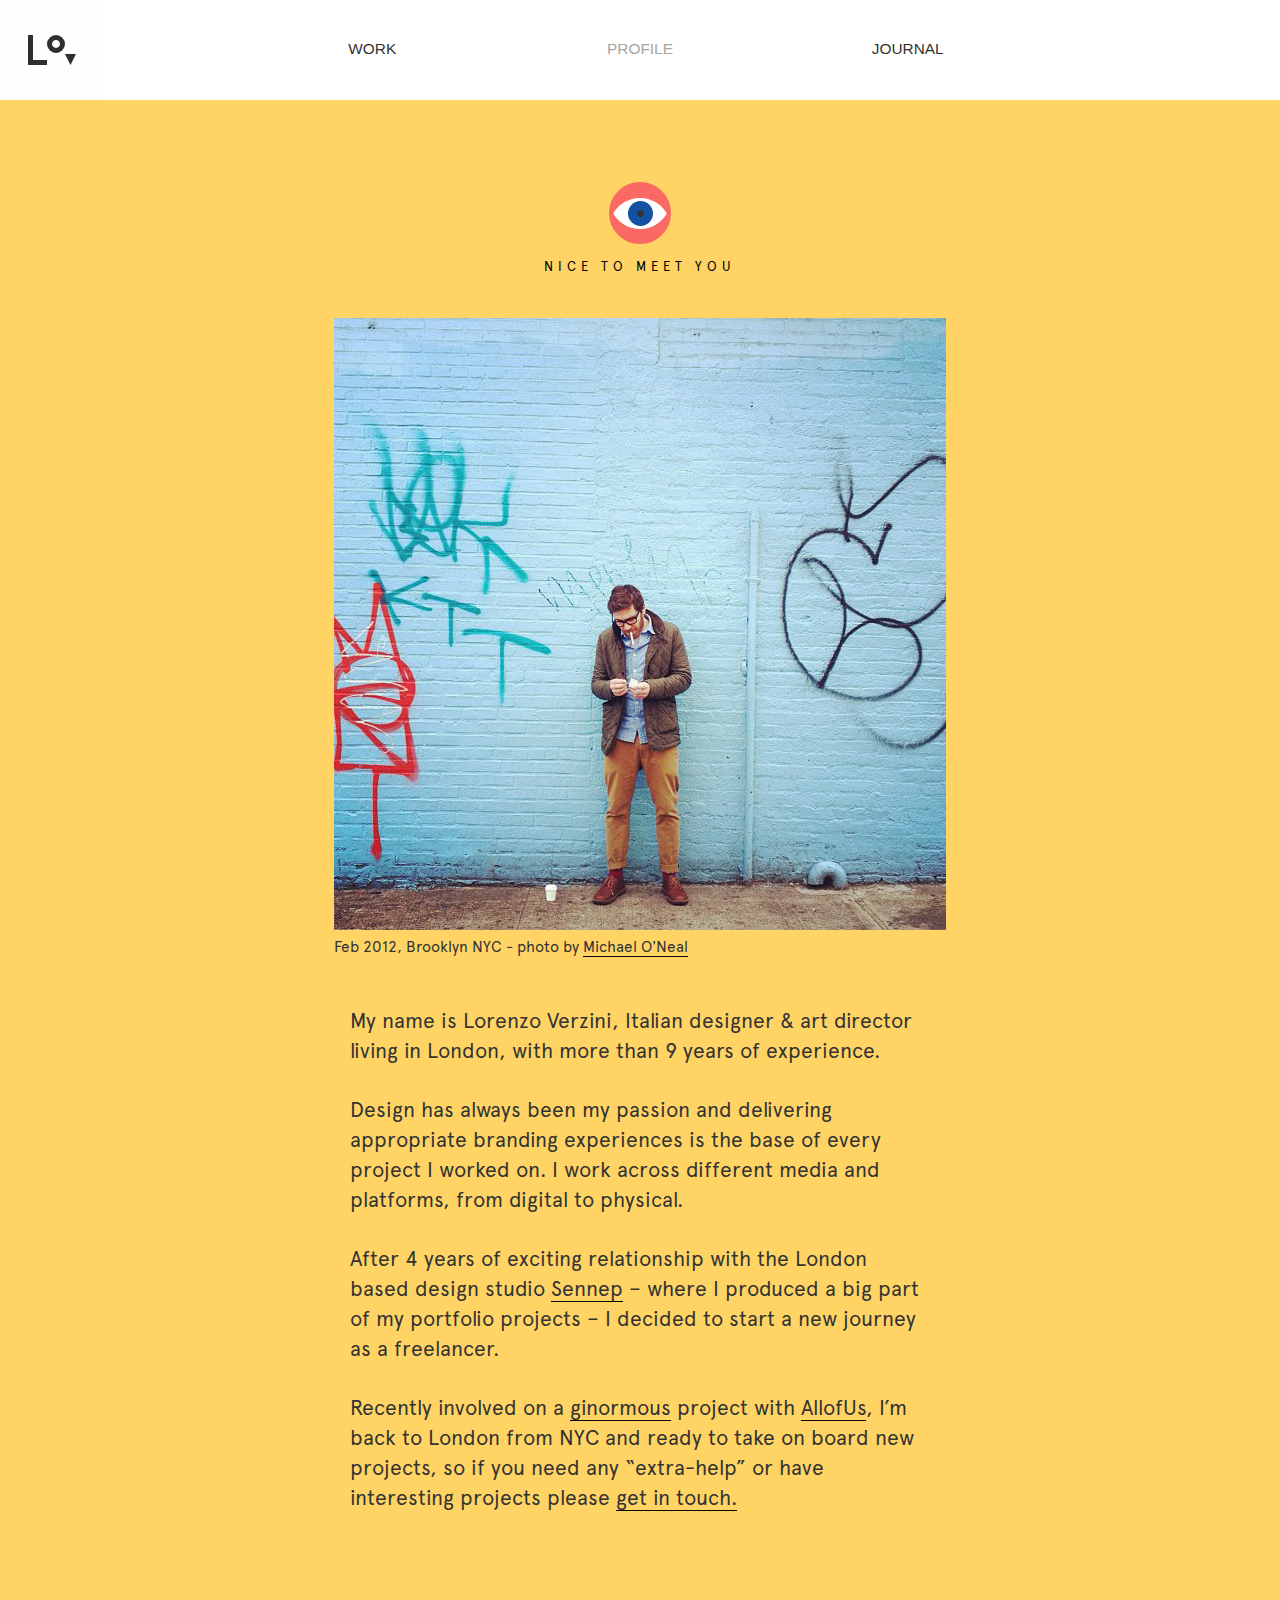
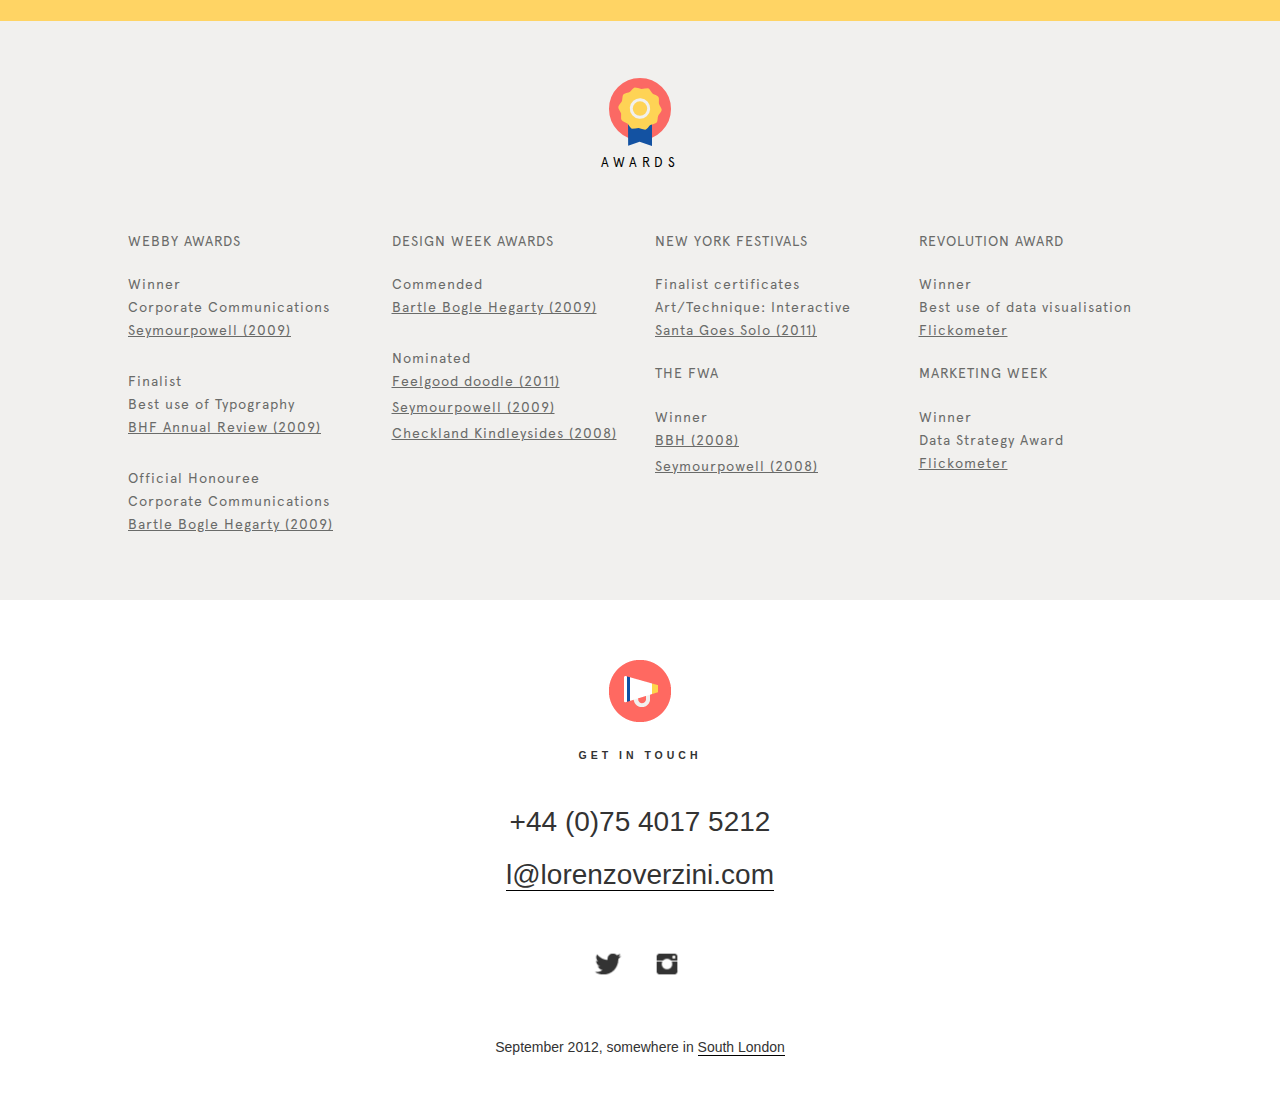
<file: profile.html>
<!DOCTYPE html>
<html>
<head>
	<meta charset="utf-8">
	<meta http-equiv="X-UA-Compatible" content="IE=edge">
	<title>Lorenzo - Profile</title>
	<!-- Global Styles  -->
	<link rel="stylesheet" href="./styles/global.css">
	<!-- Home Styles -->
	<link rel="stylesheet" type="text/css" href="./styles/profile.css">

	<!-- JQuery -->
	<script src="./libs/jquery/jquery-3.2.1.js" type="text/javascript" charset="utf-8"></script>

	<!-- Bootstrap -->
	<script src="./libs/bootstrap/js/bootstrap.js" type="text/javascript" charset="utf-8"></script>
	<link rel="stylesheet" type="text/css" href="./libs/bootstrap/css/bootstrap.css">
	<!-- Favicon -->
	<link rel="icon" type="image/x-icon" href="./assets/favicon/l.png">
</head>
<body>
<!-- Stephen -->
<!-- header SVG -->
<a href="./index.html">
	<div class="svg-img">
	<svg style="fill-rule: evenodd; pointer-events: none; user-select: none; width: 100%; height: 100%;"><g transform="matrix(0.05 0 0 0.05 0 0)"><g><g transform="matrix(1 0 0 1 560 700)"><g transform="matrix(3.8000030517578125 0 0 0.1666717529296875 0 600)"><path d="M 0 -600 L 0 0 L 100 0 L 100 -600 Z" fill="rgb(48,48,47)" fill-opacity="1.000" style="fill: rgb(48, 48, 47);"></path></g></g><g transform="matrix(1 0 0 1 560 1300)"><g><path d="M 0 -600 L 0 0 L 100 0 L 100 -600 Z" fill="rgb(48,48,47)" fill-opacity="1.000" style="fill: rgb(48, 48, 47);"></path></g></g><g transform="matrix(1 0 0 1 1120 880)"><g><path d="M 0 -80 Q 33 -80 57 -57 Q 80 -34 80 0 Q 80 33 57 57 Q 33 80 0 80 Q -34 80 -57 57 Q -80 33 -80 0 Q -80 -34 -57 -57 Q -34 -80 0 -80 Z M 0 -180 Q -75 -180 -127 -127 Q -180 -75 -180 0 Q -180 74 -127 127 Q -75 180 0 180 Q 74 180 127 127 Q 180 74 180 0 Q 180 -75 127 -127 Q 74 -180 0 -180 Z" fill="rgb(48,48,47)" fill-opacity="1.000" style="fill: rgb(48, 48, 47);"></path></g></g><g transform="matrix(1 0 0 1 1300 1080)"><g><path d="M 0 0 L 110 220 L 220 0 Z" fill="rgb(48,48,47)" fill-opacity="1.000" style="fill: rgb(48, 48, 47);"></path></g></g><g style="pointer-events: visiblePainted;"><g><path d="M 0 0 L 0 2000 L 2000 2000 L 2000 0 Z" fill="rgb(0,255,0)" fill-opacity="0.004" style="fill: rgb(48, 48, 47);"></path></g></g></g></g><defs></defs></svg>
	</div>
</a>
<hr class="hidden-md hidden-lg">
<!-- Nav Link -->
<nav class="col-md-12 parent-nav">
<div class="col-md-8 col-md-offset-2 navigation">
	<a href="./work.html">
		<span class="nav-link col-md-4">work</span>
	</a>
	<a href="./profile.html">
		<span class="nav-link col-md-4 active">profile</span>
	</a>
	<a href="./journal.html">
		<span class="nav-link col-md-4">journal</span>
	</a>
</div>
</nav>

<!-- Santhosh -->
<div class="container-fluid">
	<div class="row profileDt">
		<!-- Work Icon -->
			<div class="eyes">
				<svg style="fill-rule: evenodd; pointer-events: none; user-select: none; width: 100%; height: 100%;"><g transform="matrix(0.05 0 0 0.05 0 0)"><g><g><g><path d="M 1060 440 Q 803 440 622 621 Q 440 803 440 1060 Q 440 1317 622 1498 Q 804 1680 1060 1680 Q 1317 1680 1499 1498 Q 1680 1317 1680 1060 Q 1680 803 1499 621 Q 1317 440 1060 440 Z" fill="rgb(251,105,100)" fill-opacity="1.000"></path><path d="M 1060 760 Q 891 760 746 845 Q 606 928 524 1070 Q 606 1211 746 1294 Q 891 1380 1060 1380 Q 1230 1380 1375 1294 Q 1515 1211 1597 1070 Q 1515 928 1375 845 Q 1230 760 1060 760 Z" fill="rgb(255,255,255)" fill-opacity="1.000"></path></g></g><clipPath id=":10"><path d="M 1060 760 Q 891 760 746 845 Q 606 928 524 1070 Q 606 1211 746 1294 Q 891 1380 1060 1380 Q 1230 1380 1375 1294 Q 1515 1211 1597 1070 Q 1515 928 1375 845 Q 1230 760 1060 760 Z"></path></clipPath><g clip-path="url(#:10)"><g transform="matrix(1 0 0 1 1040 1060)"><g transform="matrix(1 0 0 1 -220 -240)"><g><g><path d="M 250 0 Q 146 0 73 73 Q 0 146 0 250 Q 0 354 73 427 Q 147 500 250 500 Q 354 500 427 427 Q 500 354 500 250 Q 500 146 427 73 Q 354 0 250 0 Z" fill="rgb(19,82,162)" fill-opacity="1.000"></path><path d="M 250 180 Q 221 180 201 200 Q 180 221 180 250 Q 180 279 201 299 Q 222 320 250 320 Q 279 320 300 299 Q 320 279 320 250 Q 320 221 300 200 Q 279 180 250 180 Z" fill="rgb(51,51,51)" fill-opacity="1.000"></path></g></g></g></g></g><g transform="matrix(1 0 0 1 1040 1060)"></g></g></g><defs></defs></svg>
			</div>
			<h2 class="main-text text-center">Nice to meet you</h2>
		<div class="col-lg-10 col-lg-offset-1 col-md-offset-1 col-md-10 col-sm-12 col-xs-12">
			<div class="profileImg">
				<img src="./assets/images/l_portrait.jpg" class="img-responsive">
					<p class="caption">Feb 2012, Brooklyn NYC - photo by <a href="http://mone.al">Michael O'Neal</a></p>
			</div>
			<div class="profileInfo">
				<p>
					My name is Lorenzo Verzini, Italian designer & art director living in London, with more than 9 years of experience.
				</p>
				<p>	
				Design has always been my passion and delivering appropriate branding experiences is the base of every project I worked on. I work across different media and platforms, from digital to physical.
 				</p>
 				<p>
				After 4 years of exciting relationship with the London based design studio <a href="http://www.sennep.com">Sennep</a>  – where I produced a big part of my portfolio projects – I decided to start a new journey as a freelancer.
 				</p>
 				<p>
				Recently involved on a <a href="http://www.urbandictionary.com/define.php?term=gianormous" title="Gianormous: Used to describe something so uncommonly big for which regular words just aren't enough.">ginormous</a> project with <a href="http://www.allofus.com" title=""> AllofUs</a>, I’m back to London from NYC and ready to take on board new projects, so if you need any “extra-help” or have interesting projects please <a href="mailto:l@lorenzoverzini.com" title="mail me!"> get in touch.</a>
				</p>
			</div>	
		</div>
	</div>

	<div class="row awards">
		<div>
			<div class="eyes">
				<svg style="fill-rule: evenodd; pointer-events: none; user-select: none; width: 100%; height: 100%;"><g transform="matrix(0.05 0 0 0.05 0 0)"><g><g><g><path d="M 1060 440 Q 803 440 621 621 Q 440 803 440 1060 Q 440 1317 621 1498 Q 803 1680 1060 1680 Q 1317 1680 1498 1498 Q 1680 1317 1680 1060 Q 1680 803 1498 621 Q 1317 440 1060 440 Z" fill="rgb(251,105,100)" fill-opacity="1.000"></path><path d="M 1060 827 Q 967 827 902 893 Q 836 959 836 1051 Q 836 1144 902 1210 Q 967 1275 1060 1275 Q 1152 1275 1218 1210 Q 1284 1144 1284 1051 Q 1284 959 1218 893 Q 1152 827 1060 827 Z" fill="rgb(241,240,238)" fill-opacity="1.000"></path><path d="M 820 1280 L 823 1797 L 1052 1714 L 1300 1800 L 1300 1281 L 820 1280 Z" fill="rgb(19,82,162)" fill-opacity="1.000"></path></g></g><g transform="matrix(0.9975640502598258 0.06975647374410389 -0.06975647374410389 0.9975640502598258 1060 1051)"><g><path d="M 0 -204 Q 84 -204 144 -144 Q 204 -84 204 0 Q 204 85 144 144 Q 84 204 0 204 Q -85 204 -144 144 Q -204 85 -204 0 Q -204 -84 -144 -144 Q -85 -204 0 -204 Z M -135 -414 Q -158 -406 -185 -369 Q -216 -326 -230 -316 Q -243 -307 -295 -290 Q -338 -276 -352 -256 Q -366 -236 -366 -191 Q -367 -137 -372 -121 Q -377 -106 -408 -62 Q -435 -25 -435 0 Q -435 25 -408 62 Q -377 106 -372 121 Q -367 137 -366 191 Q -366 236 -352 256 Q -338 276 -295 290 Q -243 307 -230 316 Q -217 326 -185 370 Q -158 406 -135 414 L -69 407 L 0 391 L 69 407 L 134 414 Q 158 406 185 370 Q 217 326 230 316 L 294 290 Q 337 276 352 256 Q 366 237 366 191 Q 366 138 372 121 Q 377 106 408 62 Q 435 25 435 0 Q 435 -25 408 -62 Q 377 -106 372 -121 Q 366 -137 366 -191 Q 366 -237 352 -256 Q 337 -276 294 -290 Q 243 -306 230 -316 Q 216 -326 185 -369 Q 158 -406 134 -414 L 69 -407 L 0 -391 L -69 -407 L -135 -414 Z" fill="rgb(254,211,85)" fill-opacity="1.000"></path></g></g><g><path d="M 1060 907 Q 1000 907 958 949 Q 916 992 916 1051 Q 916 1110 958 1153 Q 1000 1195 1060 1195 Q 1119 1195 1162 1153 Q 1204 1110 1204 1051 Q 1204 992 1162 949 Q 1119 907 1060 907 Z" fill="rgb(254,211,85)" fill-opacity="1.000"></path></g></g></g><defs></defs></svg>
			</div>
			<h2 class="main-text text-center">awards</h2>
		</div>
		<div class="row awards-list">
			<div class="col-md-3">
				<h2 class="awards-header">WEBBY AWARDS</h2>
				<div class="new-list">
					<p>Winner</p>
					<p>Corporate Communications</p>
					<a href="#">Seymourpowell (2009)</a>
				</div>
				<div class="new-list">
					<p>Finalist</p>
					<p>Best use of Typography</p>
					<a href="#">BHF Annual Review (2009)</a>
				</div>
				<div class="new-list">
					<p>Official Honouree</p>
					<p>Corporate Communications</p>
					<a href="#">Bartle Bogle Hegarty (2009)</a>
				</div>
			</div>
			<div class="col-md-3">
				<h2 class="awards-header">DESIGN WEEK AWARDS</h2>
				<div class="new-list">
					<p>Commended</p>
					<a href="#">Bartle Bogle Hegarty (2009)</a>
				</div>
				<div class="new-list">
					<p>Nominated</p>
					<a href="#">Feelgood doodle (2011)</a>
					<a href="#">Seymourpowell (2009)</a>
					<a href="#">Checkland Kindleysides (2008)</a>
				</div>
			</div>
			<div class="col-md-3">
				<h2 class="awards-header">NEW YORK FESTIVALS</h2>
				<div class="new-list">
					<p>Finalist certificates</p>
					<p>Art/Technique: Interactive</p>
					<a href="#">Santa Goes Solo (2011)</a>
				</div>
				<h2 class="awards-header">THE FWA</h2>
				<div class="new-list">
					<p>Winner</p>
					<a href="#">BBH (2008)</a><br/>
					<a href="#">Seymourpowell (2008)</a>
				</div>
			</div>
			<div class="col-md-3">
				<h2 class="awards-header">REVOLUTION AWARD</h2>
				<div class="new-list">
					<p>Winner</p>
					<p>Best use of data visualisation</p>
					<a href="#">Flickometer</a>
				</div>
				<h2 class="awards-header">MARKETING WEEK</h2>
				<div class="new-list">
					<p>Winner</p>
					<p>Data Strategy Award</p>
					<a href="#">Flickometer</a>
				</div>
			</div>
		</div>
	</div>
		<!-- Footer -->
	<div class="row footer">
		<div class="getInTouch">
			<div class="footerIcon"></div>
			<span>Get in Touch</span>
		</div>
		<div class="contact">
			<div class="phone">+44 (0)75 4017 5212</div>
			<div class="mail"><a href="mailto:l@lorenzoverzini.com">l@lorenzoverzini.com</a></div>
		</div>
		<div class="social">
			<a href="https://twitter.com/lorenzoverzini">
				<div class="twitterIcon"></div>
			</a>
			<a href="http://instagram.com/verzini">
				<div class="instagramIcon"></div>
			</a>
		</div>
		<div class="bottom">
			<span>September 2012, somewhere in <a href="http://goo.gl/maps/AYVe4">South London</a></span>	
		</div>
	</div>

</div>
</body>
</html>
</file>
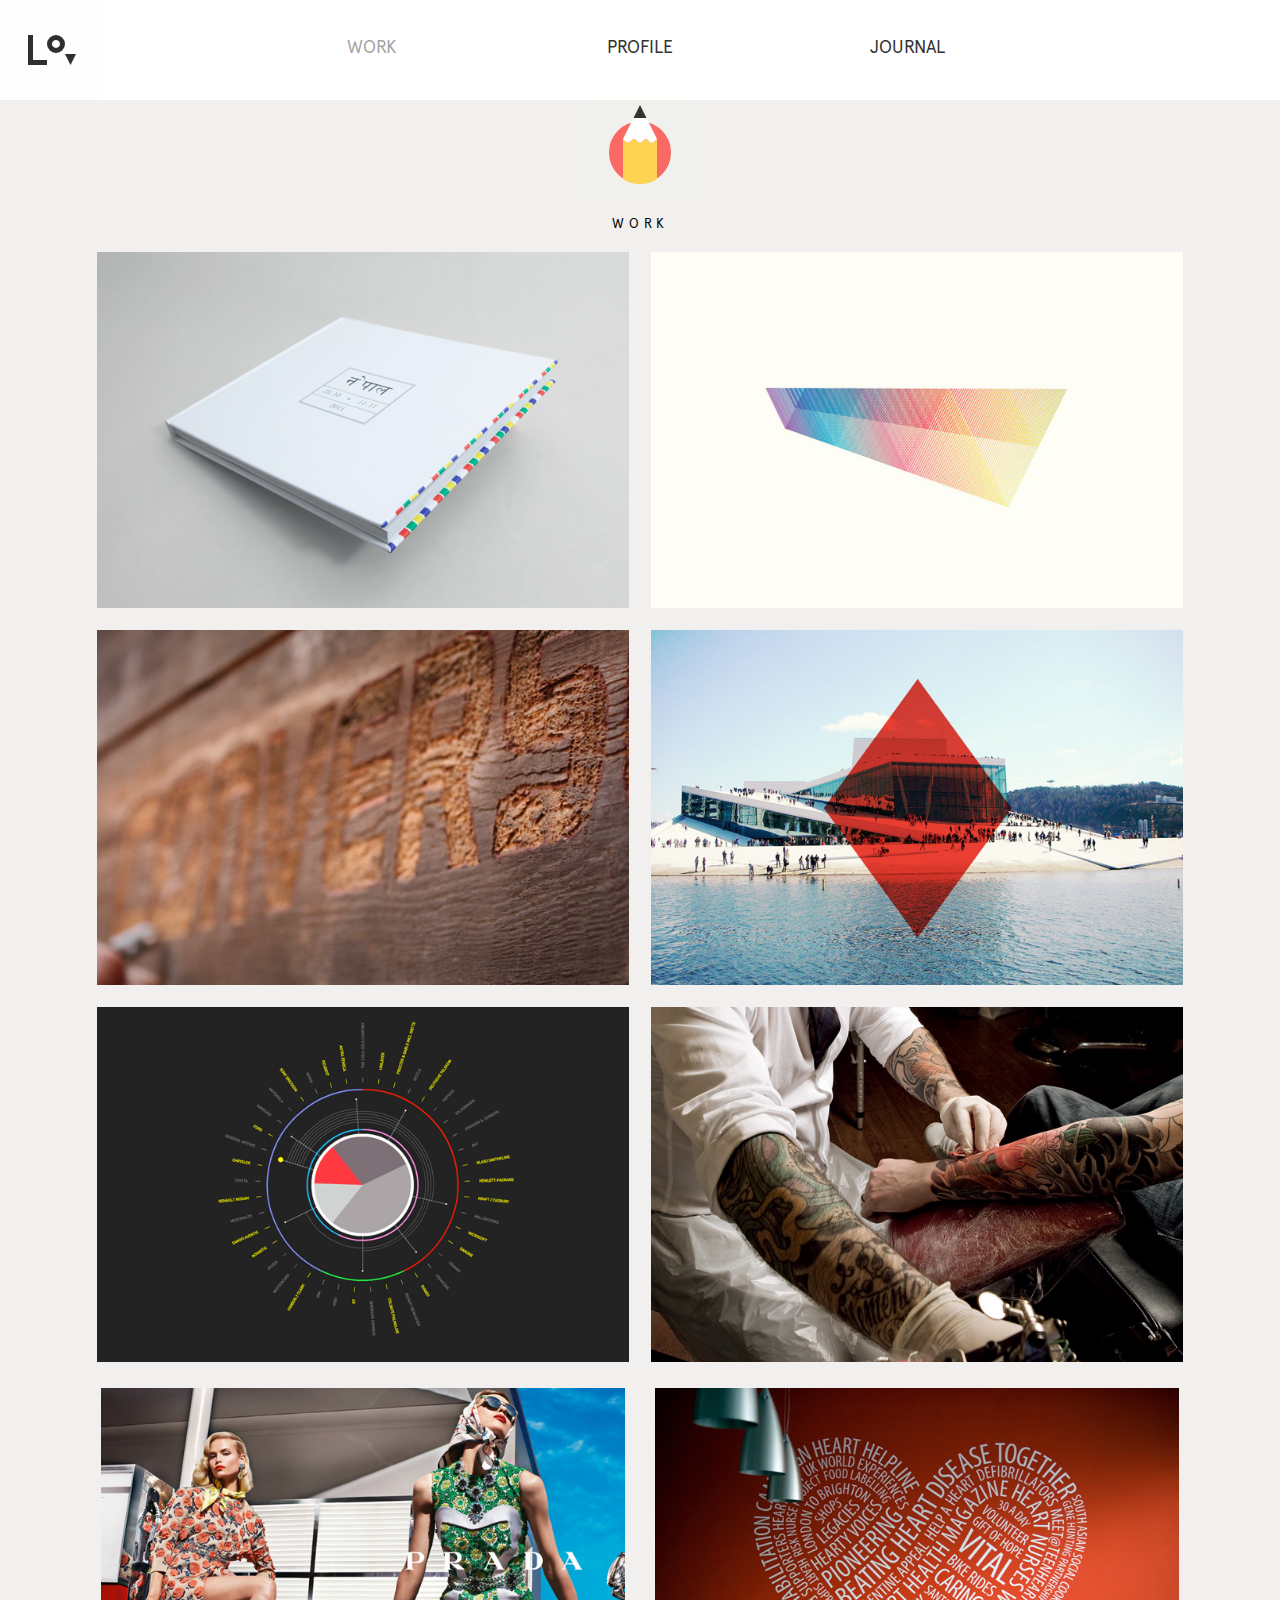
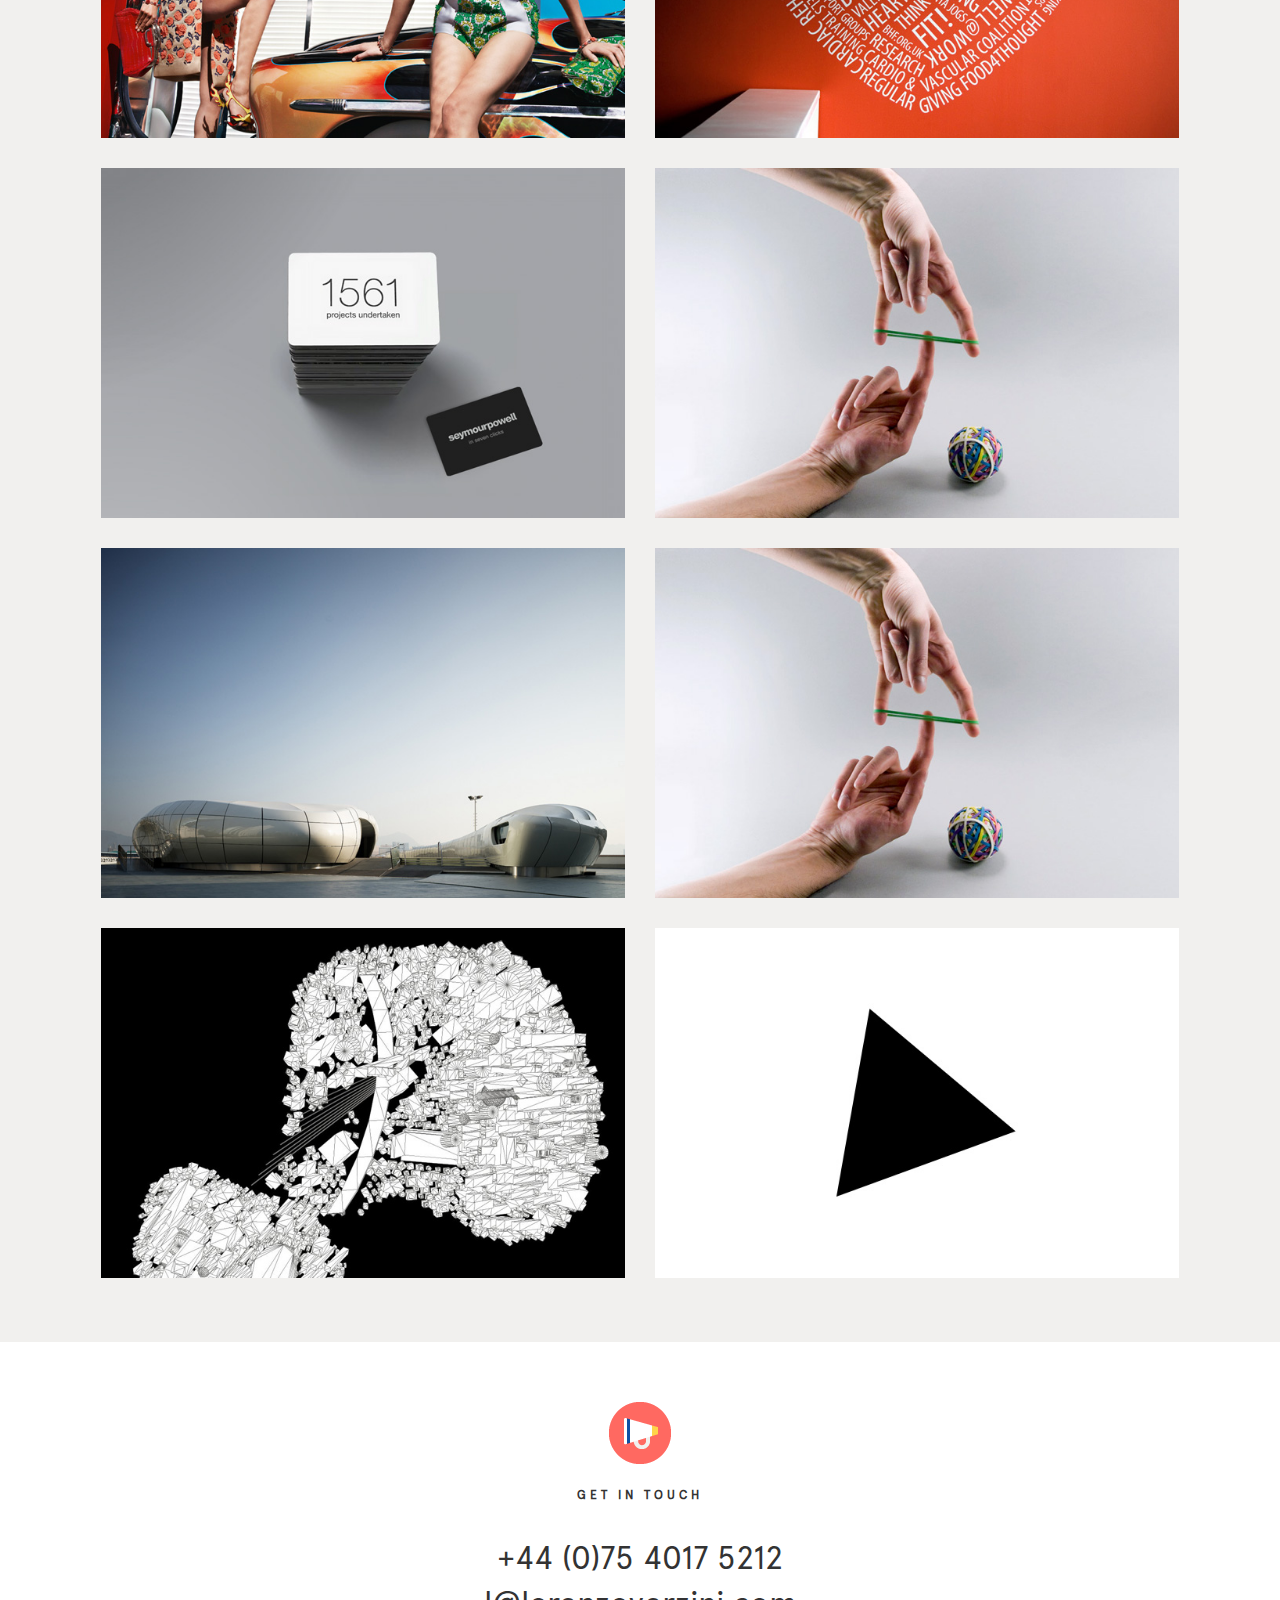
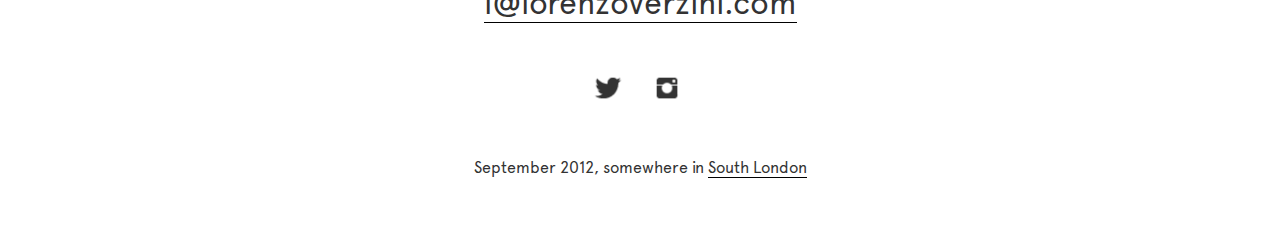
<file: work.html>
<!DOCTYPE html>
<html>
<head>
	<meta charset="utf-8">
	<meta http-equiv="X-UA-Compatible" content="IE=edge">
	<title>Lorenzo Verzini</title>

	<!-- JQuery -->
	<script src="./libs/jquery/jquery-3.2.1.js" type="text/javascript" charset="utf-8"></script>

	<!-- Bootstrap -->
	<script src="./libs/bootstrap/js/bootstrap.js" type="text/javascript" charset="utf-8"></script>
	<link rel="stylesheet" type="text/css" href="./libs/bootstrap/css/bootstrap.css">

	<!-- Global Styles  -->
	<link rel="stylesheet" href="./styles/global.css">
	<!-- Work Styles -->
	<link rel="stylesheet" type="text/css" href="./styles/work.css">
	<!-- Favicon -->
	<link rel="icon" type="image/x-icon" href="./assets/favicon/l.png">
</head>
<body>
<!-- Stephen -->
<!-- header SVG -->
<a href="./index.html">
	<div class="svg-img">
	<svg style="fill-rule: evenodd; pointer-events: none; user-select: none; width: 100%; height: 100%;"><g transform="matrix(0.05 0 0 0.05 0 0)"><g><g transform="matrix(1 0 0 1 560 700)"><g transform="matrix(3.8000030517578125 0 0 0.1666717529296875 0 600)"><path d="M 0 -600 L 0 0 L 100 0 L 100 -600 Z" fill="rgb(48,48,47)" fill-opacity="1.000" style="fill: rgb(48, 48, 47);"></path></g></g><g transform="matrix(1 0 0 1 560 1300)"><g><path d="M 0 -600 L 0 0 L 100 0 L 100 -600 Z" fill="rgb(48,48,47)" fill-opacity="1.000" style="fill: rgb(48, 48, 47);"></path></g></g><g transform="matrix(1 0 0 1 1120 880)"><g><path d="M 0 -80 Q 33 -80 57 -57 Q 80 -34 80 0 Q 80 33 57 57 Q 33 80 0 80 Q -34 80 -57 57 Q -80 33 -80 0 Q -80 -34 -57 -57 Q -34 -80 0 -80 Z M 0 -180 Q -75 -180 -127 -127 Q -180 -75 -180 0 Q -180 74 -127 127 Q -75 180 0 180 Q 74 180 127 127 Q 180 74 180 0 Q 180 -75 127 -127 Q 74 -180 0 -180 Z" fill="rgb(48,48,47)" fill-opacity="1.000" style="fill: rgb(48, 48, 47);"></path></g></g><g transform="matrix(1 0 0 1 1300 1080)"><g><path d="M 0 0 L 110 220 L 220 0 Z" fill="rgb(48,48,47)" fill-opacity="1.000" style="fill: rgb(48, 48, 47);"></path></g></g><g style="pointer-events: visiblePainted;"><g><path d="M 0 0 L 0 2000 L 2000 2000 L 2000 0 Z" fill="rgb(0,255,0)" fill-opacity="0.004" style="fill: rgb(48, 48, 47);"></path></g></g></g></g><defs></defs></svg>
	</div>
</a>
<hr class="hidden-md hidden-lg">
<!-- Nav Link -->
<nav class="col-md-12 parent-nav">
<div class="col-md-8 col-md-offset-2 navigation">
	<a href="./work.html">
		<span class="nav-link col-md-4 active">work</span>
	</a>
	<a href="./profile.html">
		<span class="nav-link col-md-4">profile</span>
	</a>
	<a href="./journal.html">
		<span class="nav-link col-md-4">journal</span>
	</a>
</div>
</nav>
<!-- Santhosh -->
<div class="container-fluid pad0 m0">
	<div class="workGallery">
		<!-- Work Icon -->
		<div class="row text-center workIcon">
			<div class="eyes">
				<svg style="fill-rule: evenodd; pointer-events: none; user-select: none; width: 100%; height: 100%;"><g transform="matrix(0.05 0 0 0.05 0 0)"><g><g><path d="M 1060 430 Q 803 430 621 611 Q 440 793 440 1050 Q 440 1307 621 1488 Q 803 1670 1060 1670 Q 1317 1670 1498 1488 Q 1680 1307 1680 1050 Q 1680 793 1498 611 Q 1317 430 1060 430 Z" fill="rgb(251,105,100)" fill-opacity="1.000"></path></g><clipPath id=":4"><path d="M 1577 -344 Q 1443 -344 1282 -315 Q 559 -185 73 -41 Q -413 102 14 710 Q 440 1317 621 1498 Q 803 1680 1060 1680 Q 1317 1680 1498 1498 Q 1680 1317 2017 890 Q 2354 462 2180 9 Q 2045 -344 1577 -344 Z"></path></clipPath><g clip-path="url(#:4)"><g transform="matrix(1 0 0 1 720 100)"><g><g><path d="M 340 0 L 210 260 L 470 260 L 340 0 Z" fill="rgb(51,51,51)" fill-opacity="1.000"></path><path d="M 219 680 Q 189 680 157 717 Q 124 753 94 753 Q 66 753 42 727 L 0 687 L 0 2240 L 680 2240 L 680 686 Q 660 691 632 725 Q 606 756 577 756 Q 547 756 518 718 Q 488 680 458 680 Q 428 680 399 717 Q 369 754 339 754 Q 309 754 279 717 Q 249 680 219 680 Z" fill="rgb(254,211,85)" fill-opacity="1.000"></path><path d="M 210 260 L 0 680 L 0 687 L 42 727 Q 66 753 94 753 Q 124 753 157 717 Q 189 680 219 680 Q 249 680 279 717 Q 309 754 339 754 Q 369 754 399 717 Q 428 680 458 680 Q 488 680 518 718 Q 547 756 577 756 Q 606 756 632 725 Q 660 691 680 686 L 680 680 L 470 260 Z" fill="rgb(255,255,255)" fill-opacity="1.000"></path></g></g></g></g><g transform="matrix(1.06005859375 0 0 1.0599365234375 0 0)" style="pointer-events: visiblePainted;"><g><path d="M 0 0 L 0 2000 L 2000 2000 L 2000 0 Z" fill="rgb(0,255,0)" fill-opacity="0.004"></path></g></g></g></g><defs></defs></svg>
			</div>
			<h2 class="main-text text-center">work</h2>
		</div>
		<!-- Work Selection -->
		<div class="row workSelection">
			<div class="row">
				<!-- Work 1 -->
				<div class="col-xs-12 col-sm-12 col-md-6 col-lg-6 workSection">
					<a href="./work1.html">
						<img src="./assets/images/boxes/tw_14.jpg" class="img-responsive">

						<div class="overlay">
							<div class="overlayContent text-center">
								<p>Eighteen days across Nepal</p>
								<p class="ring hidden-xs hidden-sm"></p>
								<p class="print">Print</p>
							</div>
						</div>
					</a>
				</div>
				<!-- Work 2 -->
				<div class="col-xs-12 col-sm-12 col-md-6 col-lg-6 workSection">
					<a href="./work2.html">
						<img src="./assets/images/boxes/tw_13_a.jpg" class="img-responsive">
						<div class="overlay">
							<div class="overlayContent text-center">
								<p>Velvet</p>
								<p class="ring hidden-xs hidden-sm"></p>
								<p class="print">Identity, Installation, Print, Website</p>
							</div>
						</div>						
					</a>
				</div>
			</div>

			<div class="row">
				<!-- Work 3 -->
				<div class="col-xs-12 col-sm-12 col-md-6 col-lg-6 workSection">
					<a href="./work3.html">
						<img src="./assets/images/boxes/tw_12_a.jpg" class="img-responsive">
						<div class="overlay">
							<div class="overlayContent text-center">
								<p>CheckLand Kinleysides</p>
								<p class="ring hidden-xs hidden-sm"></p>
								<p class="print">Website</p>
							</div>
						</div>
					</a>
				</div>
				<!-- Work 4 -->
				<div class="col-xs-12 col-sm-12 col-md-6 col-lg-6 workSection">
					<a href="./work4.html">
						<img src="./assets/images/boxes/tw_10.jpg" class="img-responsive">
						<div class="overlay">
							<div class="overlayContent text-center">
								<p>Tropolis</p>
								<p class="ring hidden-xs hidden-sm"></p>
								<p class="print">Identity, Website</p>
							</div>
						</div>
					</a>
				</div>
			</div>

			<div class="row">
				<!-- Work 5 -->
				<div class="col-xs-12 col-sm-12 col-md-6 col-lg-6 workSection">
					<a href="./work5.html">
						<img src="./assets/images/boxes/tw_11	.jpg" class="img-responsive">
						<div class="overlay">
							<div class="overlayContent text-center">
								<p>Kantar</p>
								<p class="ring hidden-xs hidden-sm"></p>
								<p class="print">Website</p>
							</div>
						</div>
					</a>
				</div>
				<!-- Work 6 -->
				<div class="col-xs-12 col-sm-12 col-md-6 col-lg-6 workSection">
					<a href="./work6.html">
						<img src="./assets/images/boxes/tw_9.jpg" class="img-responsive">
						<div class="overlay">
							<div class="overlayContent text-center">
								<p>The Family Business</p>
								<p class="ring hidden-xs hidden-sm"></p>
								<p class="print">Identity, Print, Website</p>
							</div>
						</div>
					</a>
				</div>
				<!-- Work 7 -->
				<a href="./work7.html">
					<div class="col-xs-12 col-sm-12 col-md-6 col-lg-6  work-container">
						<img class="img-responsive work-img" src="./assets/images/boxes/tw_8_a.jpg"/>
						<div class="overlayer">
						</div>
						<div class="work-txt text-center">
							<h2>DJA</h2>
							<img class="spaceout" src="./assets/images/icon_hover.png"/>
							<h5>Website</h5>
						</div>
					</div>
				</a>
				<!-- Work 8 -->
				<a href="./work8.html">
					<div class="col-xs-12 col-sm-12 col-md-6 col-lg-6 work-container">
						<img class="img-responsive work-img" src="./assets/images/boxes/tw_7.jpg"/>
						<div class="overlayer">
						</div>
						<div class="work-txt text-center">
							<h2>British Heart Foundation</h2>
							<img class="spaceout" src="./assets/images/icon_hover.png"/>
							<h5>Murals, Website</h5>
						</div>
					</div>
				</a>
				<!-- Work 9 -->
				<a href="./work9.html">
					<div class="col-xs-12 col-sm-12 col-md-6 col-lg-6  work-container">
						<img class="img-responsive work-img" src="./assets/images/boxes/tw_5_a.jpg"/>
						<div class="overlayer">
						</div>
						<div class="work-txt text-center">
							<h2>Seymourpowell</h2>
							<img class="spaceout" src="./assets/images/icon_hover.png"/>
							<h5>Website</h5>
						</div>
					</div>
				</a>
				<!-- Work 10 -->
				<a href="./work10.html">
					<div class="col-xs-12 col-sm-12 col-md-6 col-lg-6 work-container">
						<img class="img-responsive work-img" src="./assets/images/boxes/tw_4.jpg"/>
						<div class="overlayer">
						</div>
						<div class="work-txt text-center">
							<h2>James Day</h2>
							<img class="spaceout" src="./assets/images/icon_hover.png"/>
							<h5>Website</h5>
						</div>
					</div>
				</a>
				<!-- Work 11 -->
				<a href="./work11.html">
					<div class="col-xs-12 col-sm-12 col-md-6 col-lg-6  work-container">
						<img class="img-responsive work-img" src="./assets/images/boxes/tw_3.jpg"/>
						<div class="overlayer">
						</div>
						<div class="work-txt text-center">
							<h2>Linea 77</h2>
							<img class="spaceout" src="./assets/images/icon_hover.png"/>
							<h5></h5>
						</div>
					</div>
				</a>
				<!-- Work 12 -->
				<a href="./work12.html">
					<div class="col-xs-12 col-sm-12 col-md-6 col-lg-6 work-container">
						<img class="img-responsive work-img" src="./assets/images/boxes/tw_4.jpg"/>
						<div class="overlayer">
						</div>
						<div class="work-txt text-center">
							<h2>Zaha Hadid Associates</h2>
							<img class="spaceout" src="./assets/images/icon_hover.png"/>
							<h5>Print, Website</h5>
						</div>
					</div>
				</a>
				<!-- Work 13 -->
				<a href="./work13.html">
					<div class="col-xs-12 col-sm-12 col-md-6 col-lg-6 work-container">
						<img class="img-responsive work-img" src="./assets/images/boxes/tw_2_d.jpg"/>
						<div class="overlayer">
						</div>
						<div class="work-txt text-center">
							<h2>Bartley Bogle Hegarty</h2>
							<img class="spaceout" src="./assets/images/icon_hover.png"/>
							<h5>Website</h5>
						</div>
					</div>
				</a>
				<!-- Work 14 -->
				<a href="./work14.html">
					<div class="col-xs-12 col-sm-12 col-md-6 col-lg-6 work-container">
						<img class="img-responsive work-img" src="./assets/images/boxes/tw_1_b.jpg"/>
						<div class="overlayer">
						</div>
						<div class="work-txt text-center">
							<h2>Sennep</h2>
							<img class="spaceout" src="./assets/images/icon_hover.png"/>
							<h5>Identity, Website</h5>
						</div>
					</div>
				</a>
			</div>
		</div>
	</div>
	
	<!-- Footer -->
	<div class="row footer">
		<div class="getInTouch">
			<div class="footerIcon"></div>
			<span>Get in Touch</span>
		</div>
		<div class="contact">
			<div class="phone">+44 (0)75 4017 5212</div>
			<div class="mail"><a href="mailto:l@lorenzoverzini.com">l@lorenzoverzini.com</a></div>
		</div>
		<div class="social">
			<a href="https://twitter.com/lorenzoverzini">
				<div class="twitterIcon"></div>
			</a>
			<a href="http://instagram.com/verzini">
				<div class="instagramIcon"></div>
			</a>
		</div>
		<div class="bottom">
			<span>September 2012, somewhere in <a href="http://goo.gl/maps/AYVe4">South London</a></span>	
		</div>
	</div>
	
</div>

</body>
</html>
</file>
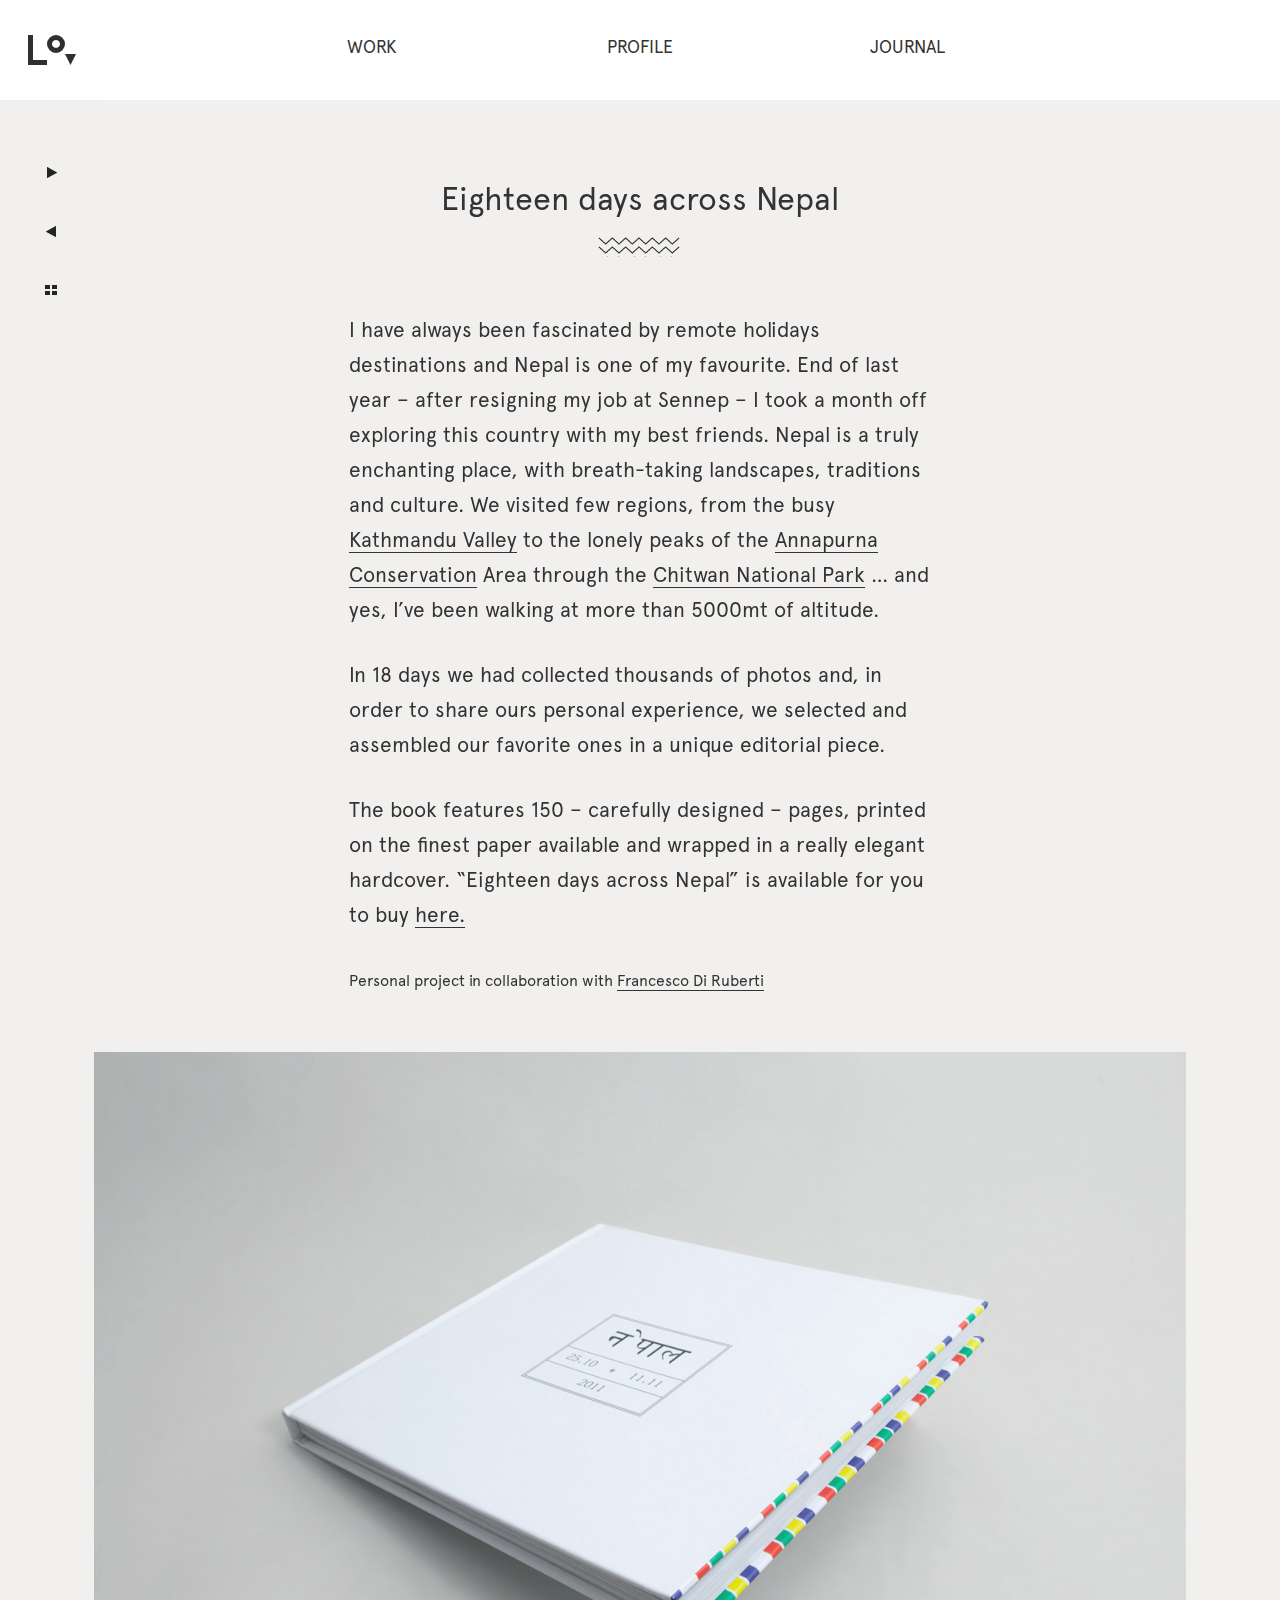
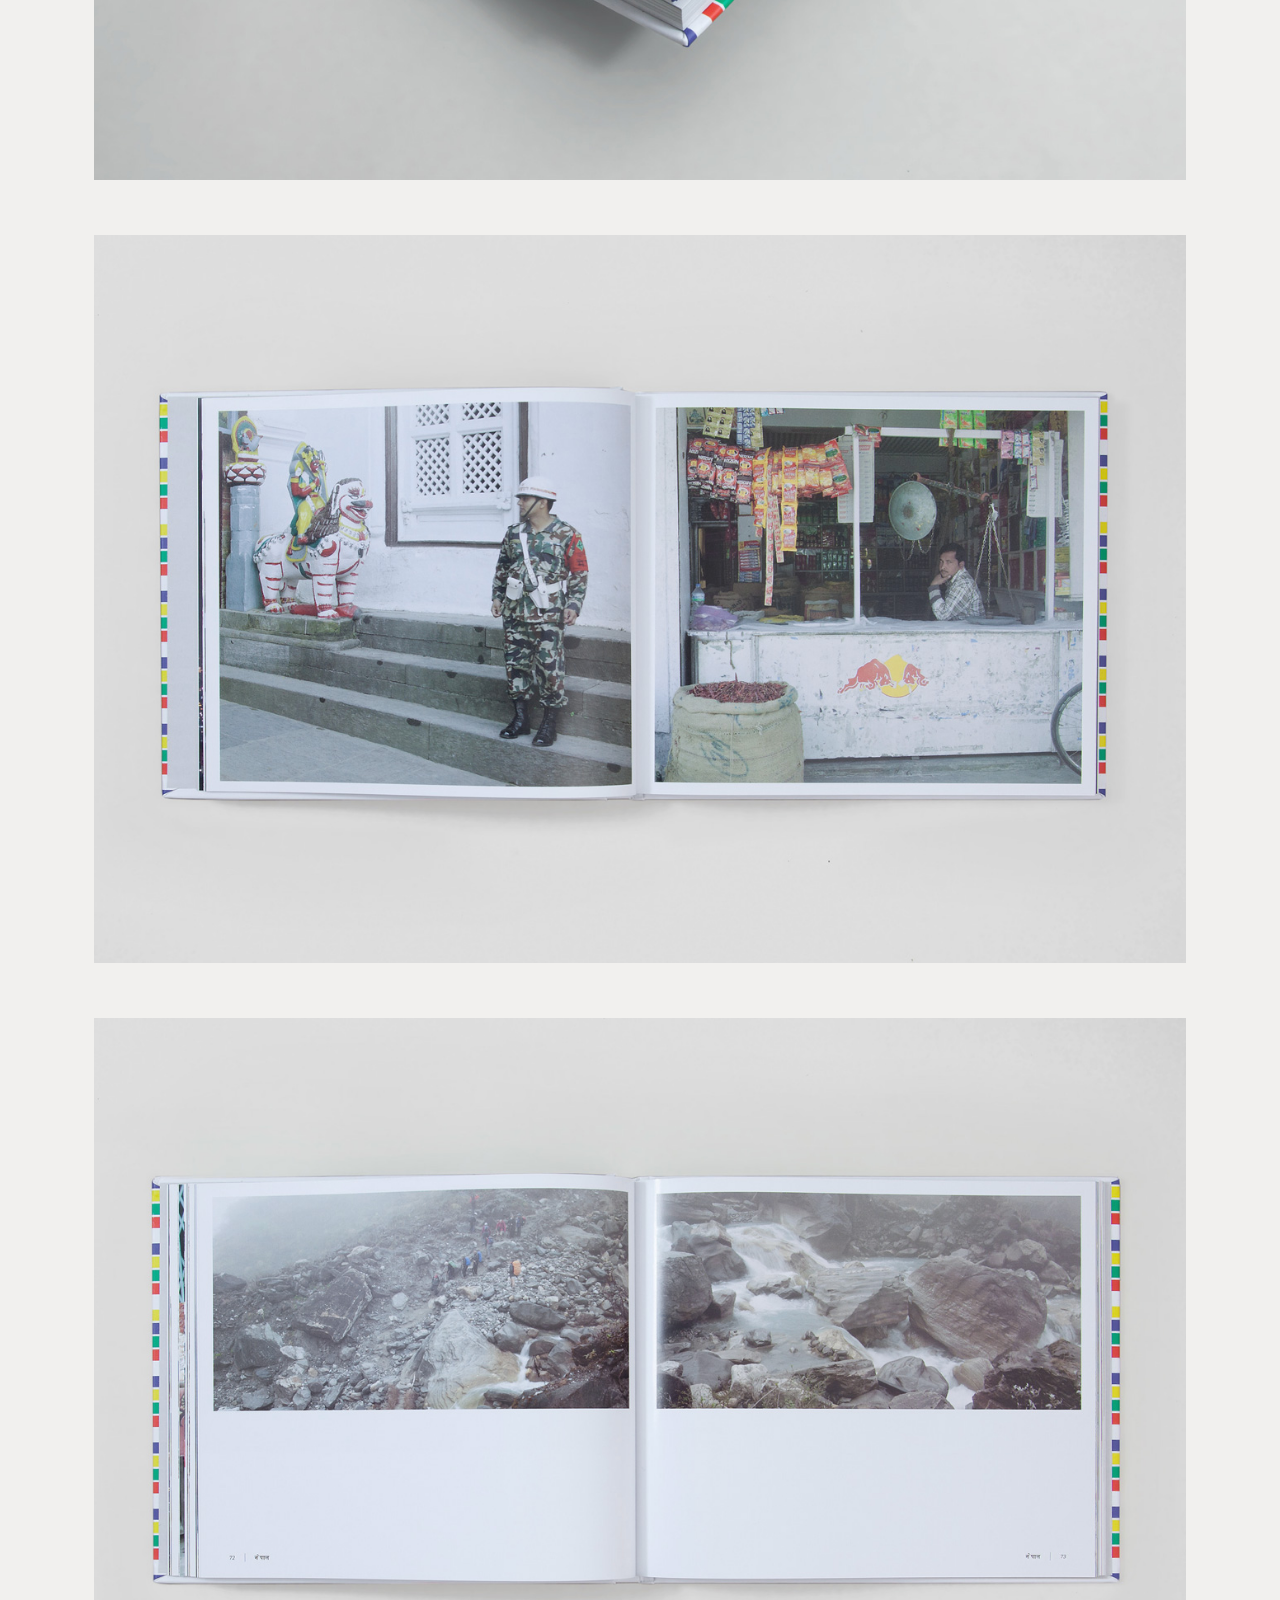
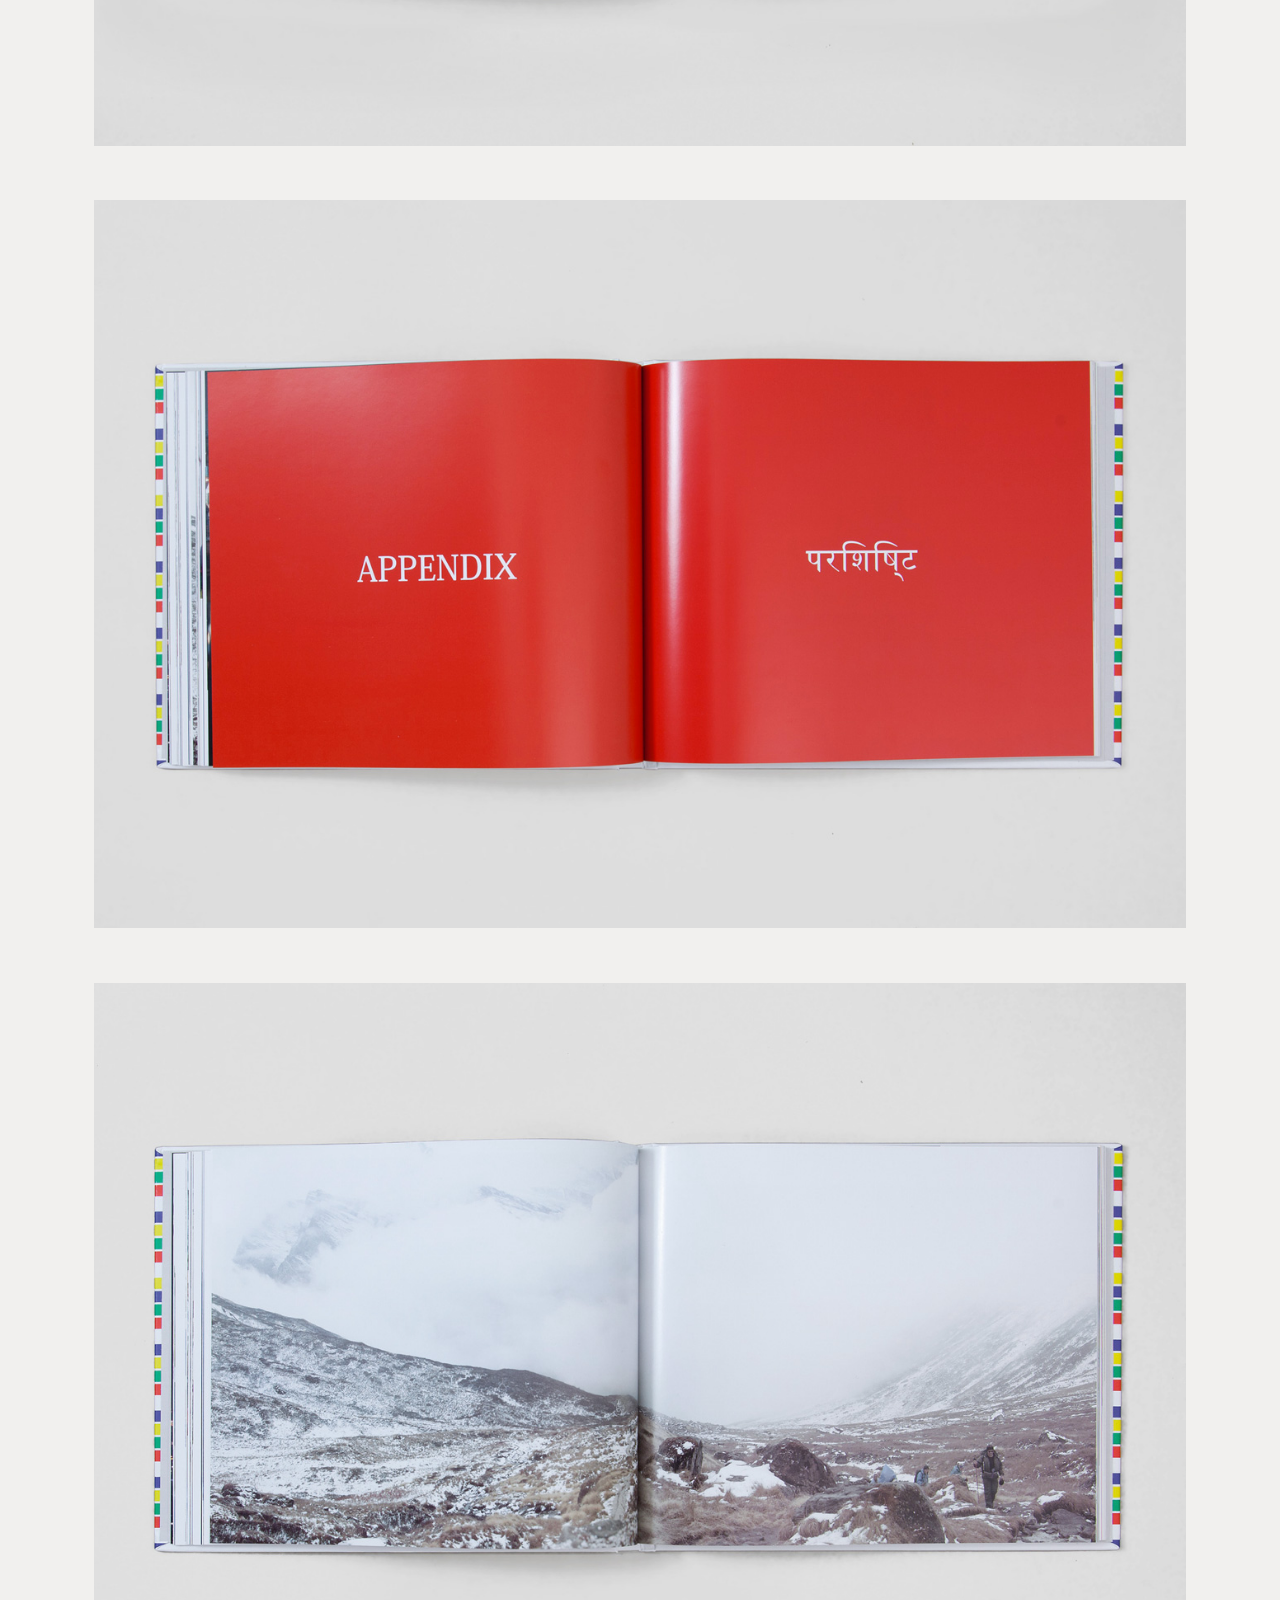
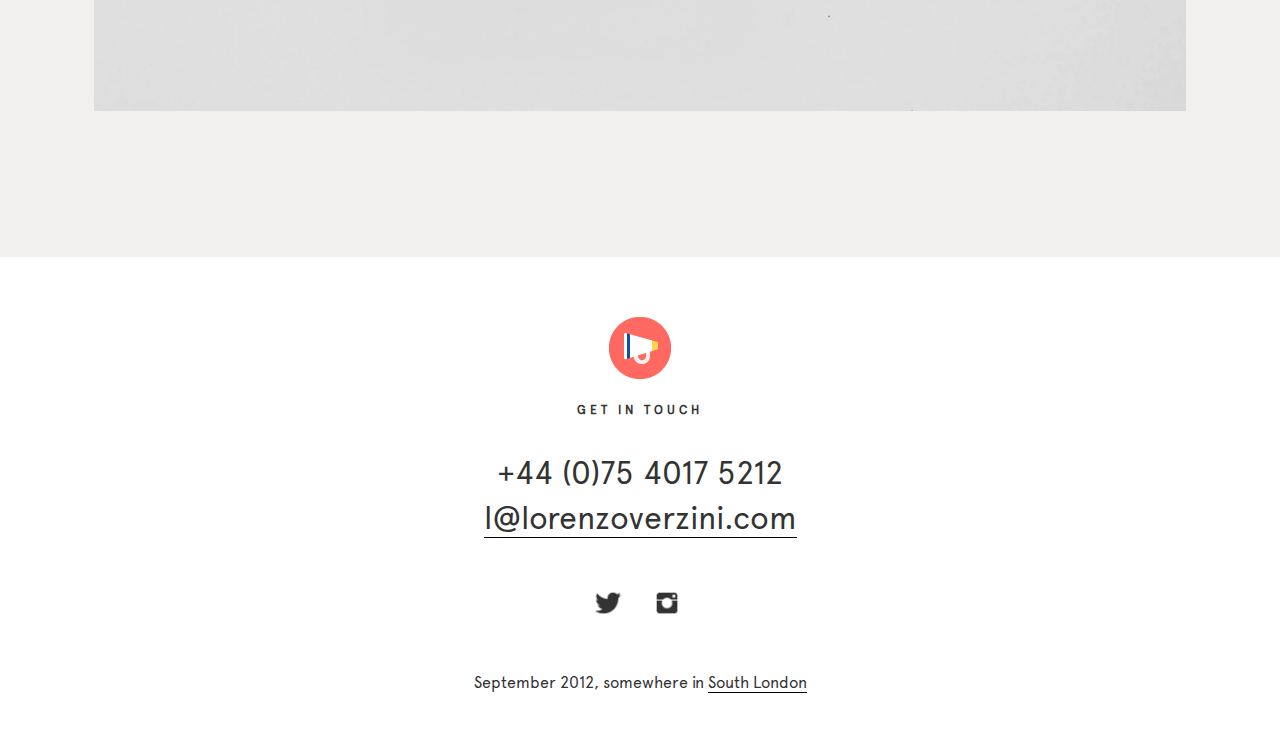
<file: work1.html>
<!DOCTYPE html>
<html>
<head>
	<meta charset="utf-8">
	<meta http-equiv="X-UA-Compatible" content="IE=edge">
	<title>Lorenzo Verzini</title>

	<!-- JQuery -->
	<script src="./libs/jquery/jquery-3.2.1.js" type="text/javascript" charset="utf-8"></script>

	<!-- Bootstrap -->
	<script src="./libs/bootstrap/js/bootstrap.js" type="text/javascript" charset="utf-8"></script>
	<link rel="stylesheet" type="text/css" href="./libs/bootstrap/css/bootstrap.css">

	<!-- Global Styles  -->
	<link rel="stylesheet" href="./styles/global.css">
	<!-- Work Styles -->
	<link rel="stylesheet" type="text/css" href="./styles/work1.css">
	<!-- Favicon -->
	<link rel="icon" type="image/x-icon" href="./assets/favicon/l.png">

	<!-- Custom Scripts -->
	<script src="./scripts/script.js" type="text/javascript" charset="utf-8"></script>
</head>
<body>
<!-- Stephen -->
<!-- header SVG -->
<a href="./index.html">
	<div class="svg-img">
	<svg style="fill-rule: evenodd; pointer-events: none; user-select: none; width: 100%; height: 100%;"><g transform="matrix(0.05 0 0 0.05 0 0)"><g><g transform="matrix(1 0 0 1 560 700)"><g transform="matrix(3.8000030517578125 0 0 0.1666717529296875 0 600)"><path d="M 0 -600 L 0 0 L 100 0 L 100 -600 Z" fill="rgb(48,48,47)" fill-opacity="1.000" style="fill: rgb(48, 48, 47);"></path></g></g><g transform="matrix(1 0 0 1 560 1300)"><g><path d="M 0 -600 L 0 0 L 100 0 L 100 -600 Z" fill="rgb(48,48,47)" fill-opacity="1.000" style="fill: rgb(48, 48, 47);"></path></g></g><g transform="matrix(1 0 0 1 1120 880)"><g><path d="M 0 -80 Q 33 -80 57 -57 Q 80 -34 80 0 Q 80 33 57 57 Q 33 80 0 80 Q -34 80 -57 57 Q -80 33 -80 0 Q -80 -34 -57 -57 Q -34 -80 0 -80 Z M 0 -180 Q -75 -180 -127 -127 Q -180 -75 -180 0 Q -180 74 -127 127 Q -75 180 0 180 Q 74 180 127 127 Q 180 74 180 0 Q 180 -75 127 -127 Q 74 -180 0 -180 Z" fill="rgb(48,48,47)" fill-opacity="1.000" style="fill: rgb(48, 48, 47);"></path></g></g><g transform="matrix(1 0 0 1 1300 1080)"><g><path d="M 0 0 L 110 220 L 220 0 Z" fill="rgb(48,48,47)" fill-opacity="1.000" style="fill: rgb(48, 48, 47);"></path></g></g><g style="pointer-events: visiblePainted;"><g><path d="M 0 0 L 0 2000 L 2000 2000 L 2000 0 Z" fill="rgb(0,255,0)" fill-opacity="0.004" style="fill: rgb(48, 48, 47);"></path></g></g></g></g><defs></defs></svg>
	</div>
</a>
<hr class="hidden-md hidden-lg">
<!-- Nav Link -->
<nav class="col-md-12 parent-nav">
<div class="col-md-8 col-md-offset-2 navigation">
	<a href="./work.html">
		<span class="nav-link col-md-4">work</span>
	</a>
	<a href="./profile.html">
		<span class="nav-link col-md-4">profile</span>
	</a>
	<a href="./journal.html">
		<span class="nav-link col-md-4">journal</span>
	</a>
</div>
</nav>
<!-- Santhosh -->
<div class="container-fluid pad0 m0">
	<div class="sidebar text-center">
		<div class="buttons">
			<p class="triangleForward" id="forward"></p>
			<p class="triangleBackward"></p>
			<a href="./work.html"><p class="tiles"></p></a>
		</div>
	</div>
	
	<!-- Main Content -->
	<div class="row mainContentWrapper">

		<div class="mainContent col-lg-10 col-md-10 col-sm-10 col--xs-10">

			<!-- Heading -->
			<h2 class="heading text-center">Eighteen days across Nepal</h2>
			
			<!-- Pattern -->
			<div class="pattern">
				
			</div>

			<div class="text col-lg-7 col-md-7 col-sm-10 col-xs-12">
				<p>
					I have always been fascinated by remote holidays destinations and Nepal is one of my favourite. End of last year – after resigning my job at Sennep – I took a month off exploring this country with my best friends. Nepal is a truly enchanting place, with breath-taking landscapes, traditions and culture. We visited few regions, from the busy <a href="http://en.wikipedia.org/wiki/Kathmandu_Valley"> Kathmandu Valley</a> to the lonely peaks of the <a href="http://en.wikipedia.org/wiki/Annapurna_Conservation_Area" target="_blank"> Annapurna Conservation</a> Area through the <a href="http://en.wikipedia.org/wiki/Chitwan_National_Park" target="_blank"> Chitwan National Park</a> … and yes, I’ve been walking at more than 5000mt of altitude.
				</p>
				<p>
					In 18 days we had collected thousands of photos and, in order to share ours personal experience, we selected and assembled our favorite ones in a unique editorial piece.
				</p>
				<p>
					The book features 150 – carefully designed – pages, printed on the finest paper available and wrapped in a really elegant hardcover. “Eighteen days across Nepal” is available for you to buy <a href="http://www.blurb.com/bookstore/detail/3090007" target="_blank">here.</a>
				</p>

				<p class="notes">Personal project in collaboration with <a href="http://www.francescodiruberti.com" target="_new"> Francesco Di Ruberti</a></p>
			</div>
			<img src="./assets/images/0.jpg" class="img-responsive">
			<img src="./assets/images/1.jpg" class="img-responsive">
			<img src="./assets/images/4.jpg" class="img-responsive">
			<img src="./assets/images/3.jpg" class="img-responsive">
			<img src="./assets/images/5.jpg" class="img-responsive">

		</div>	
	</div>
	
	<!-- Footer -->
	<div class="row footer">
		<div class="getInTouch">
			<div class="footerIcon"></div>
			<span>Get in Touch</span>
		</div>
		<div class="contact">
			<div class="phone">+44 (0)75 4017 5212</div>
			<div class="mail"><a href="mailto:l@lorenzoverzini.com">l@lorenzoverzini.com</a></div>
		</div>
		<div class="social">
			<a href="https://twitter.com/lorenzoverzini">
				<div class="twitterIcon"></div>
			</a>
			<a href="http://instagram.com/verzini">
				<div class="instagramIcon"></div>
			</a>
		</div>
		<div class="bottom">
			<span>September 2012, somewhere in <a href="http://goo.gl/maps/AYVe4">South London</a></span>	
		</div>
	</div>
	
</div>

</body>
</html>
</file>
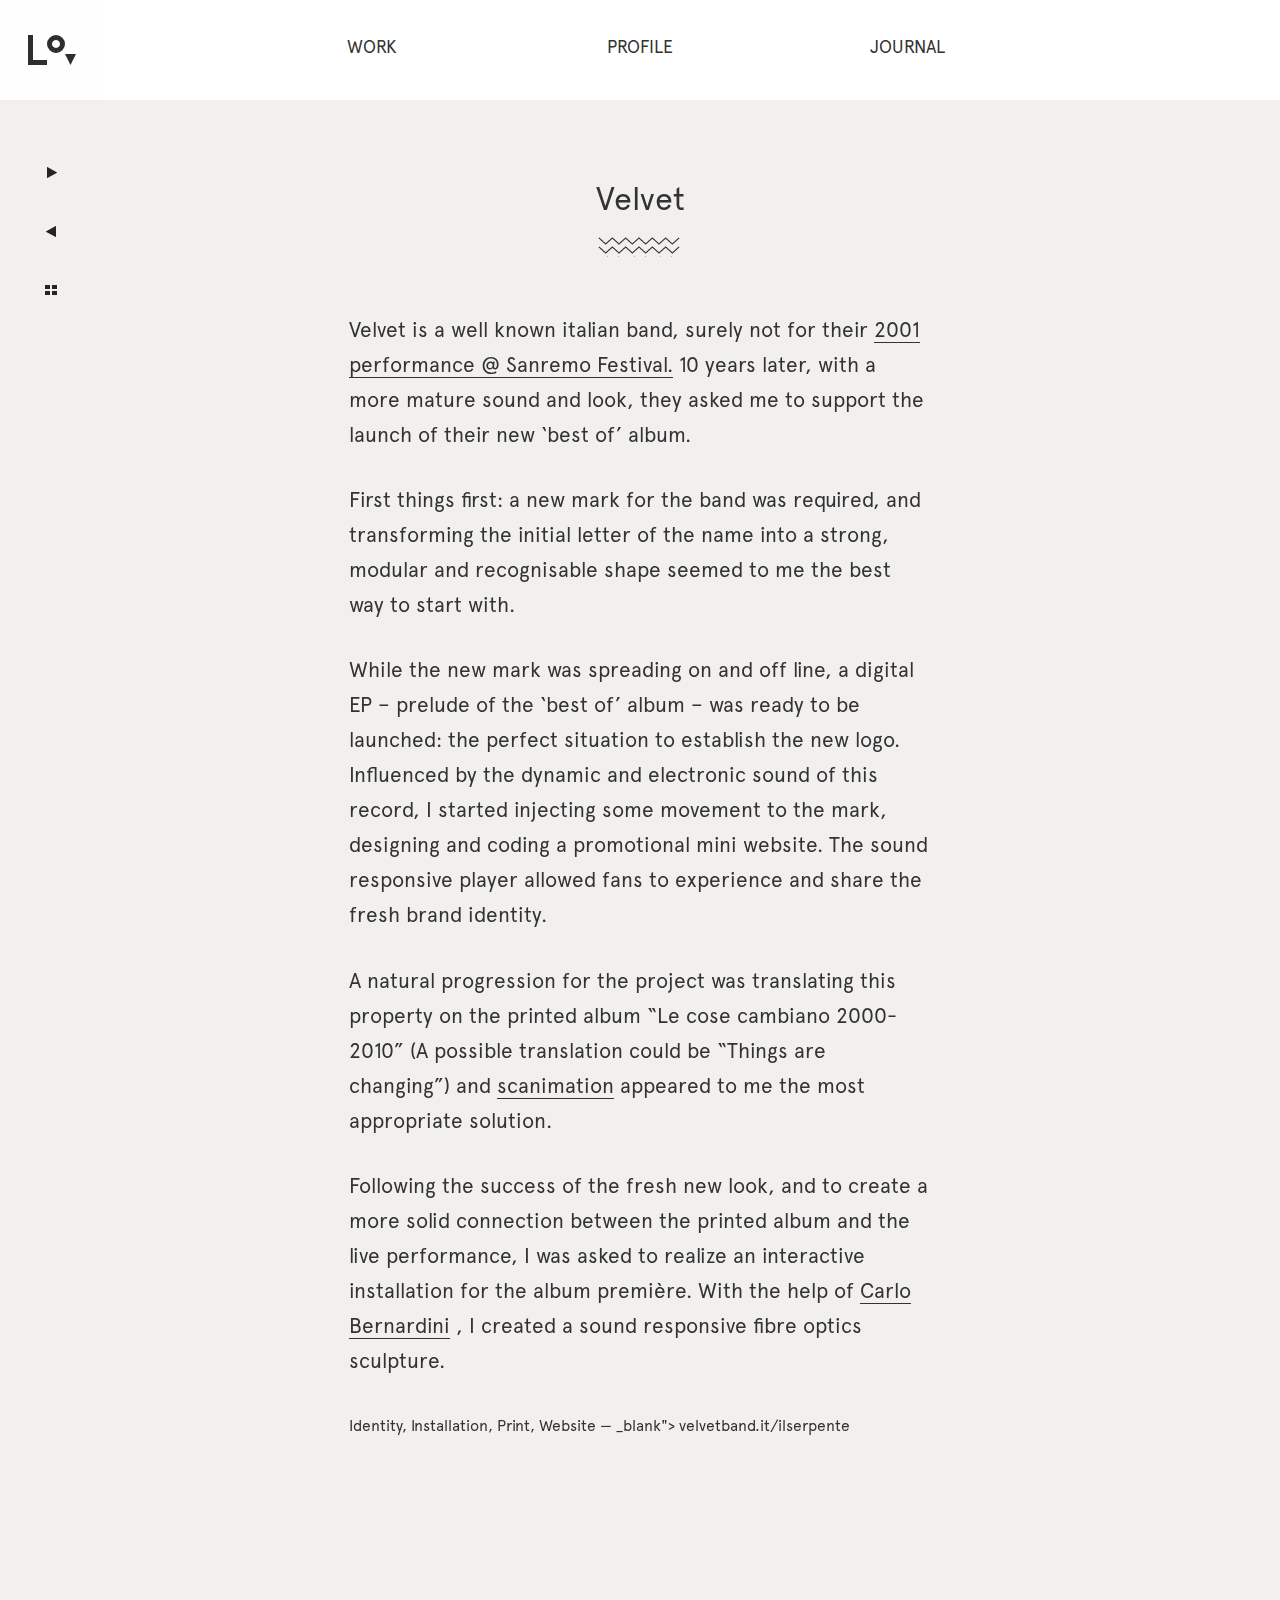
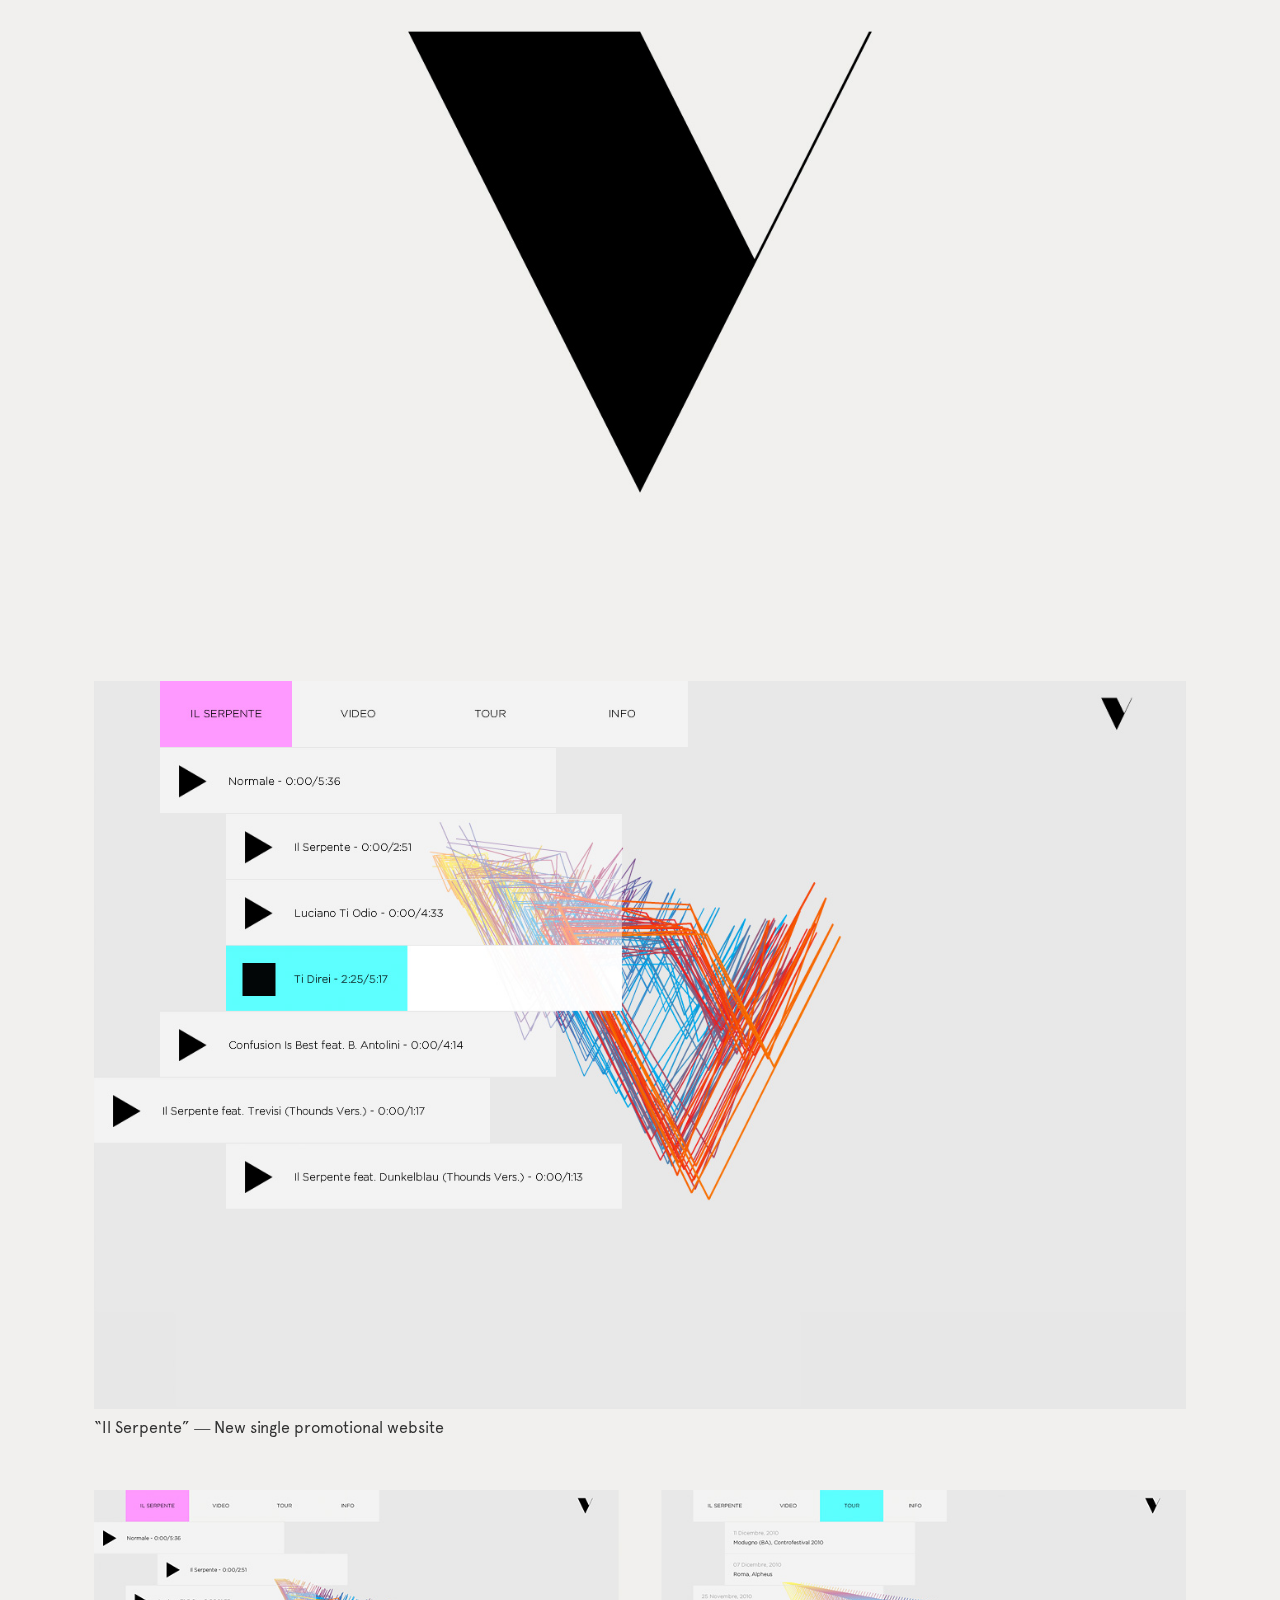
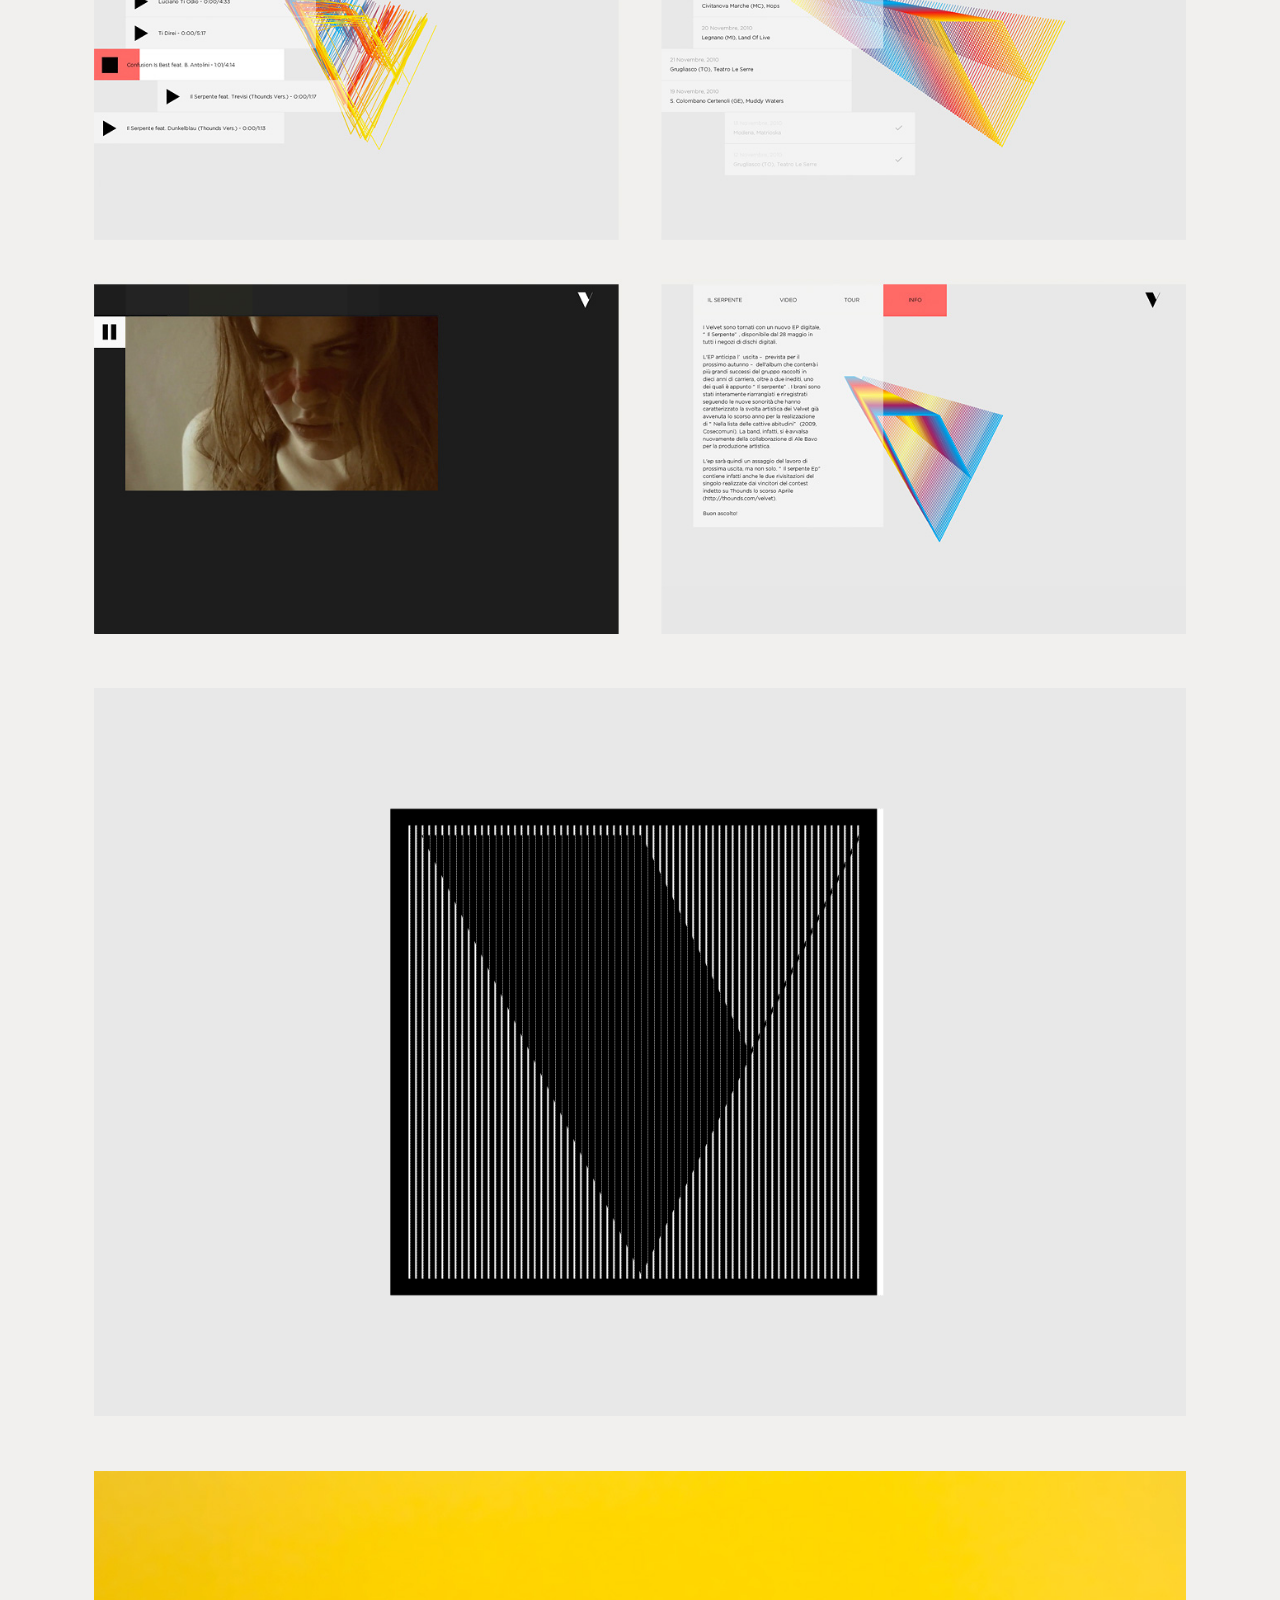
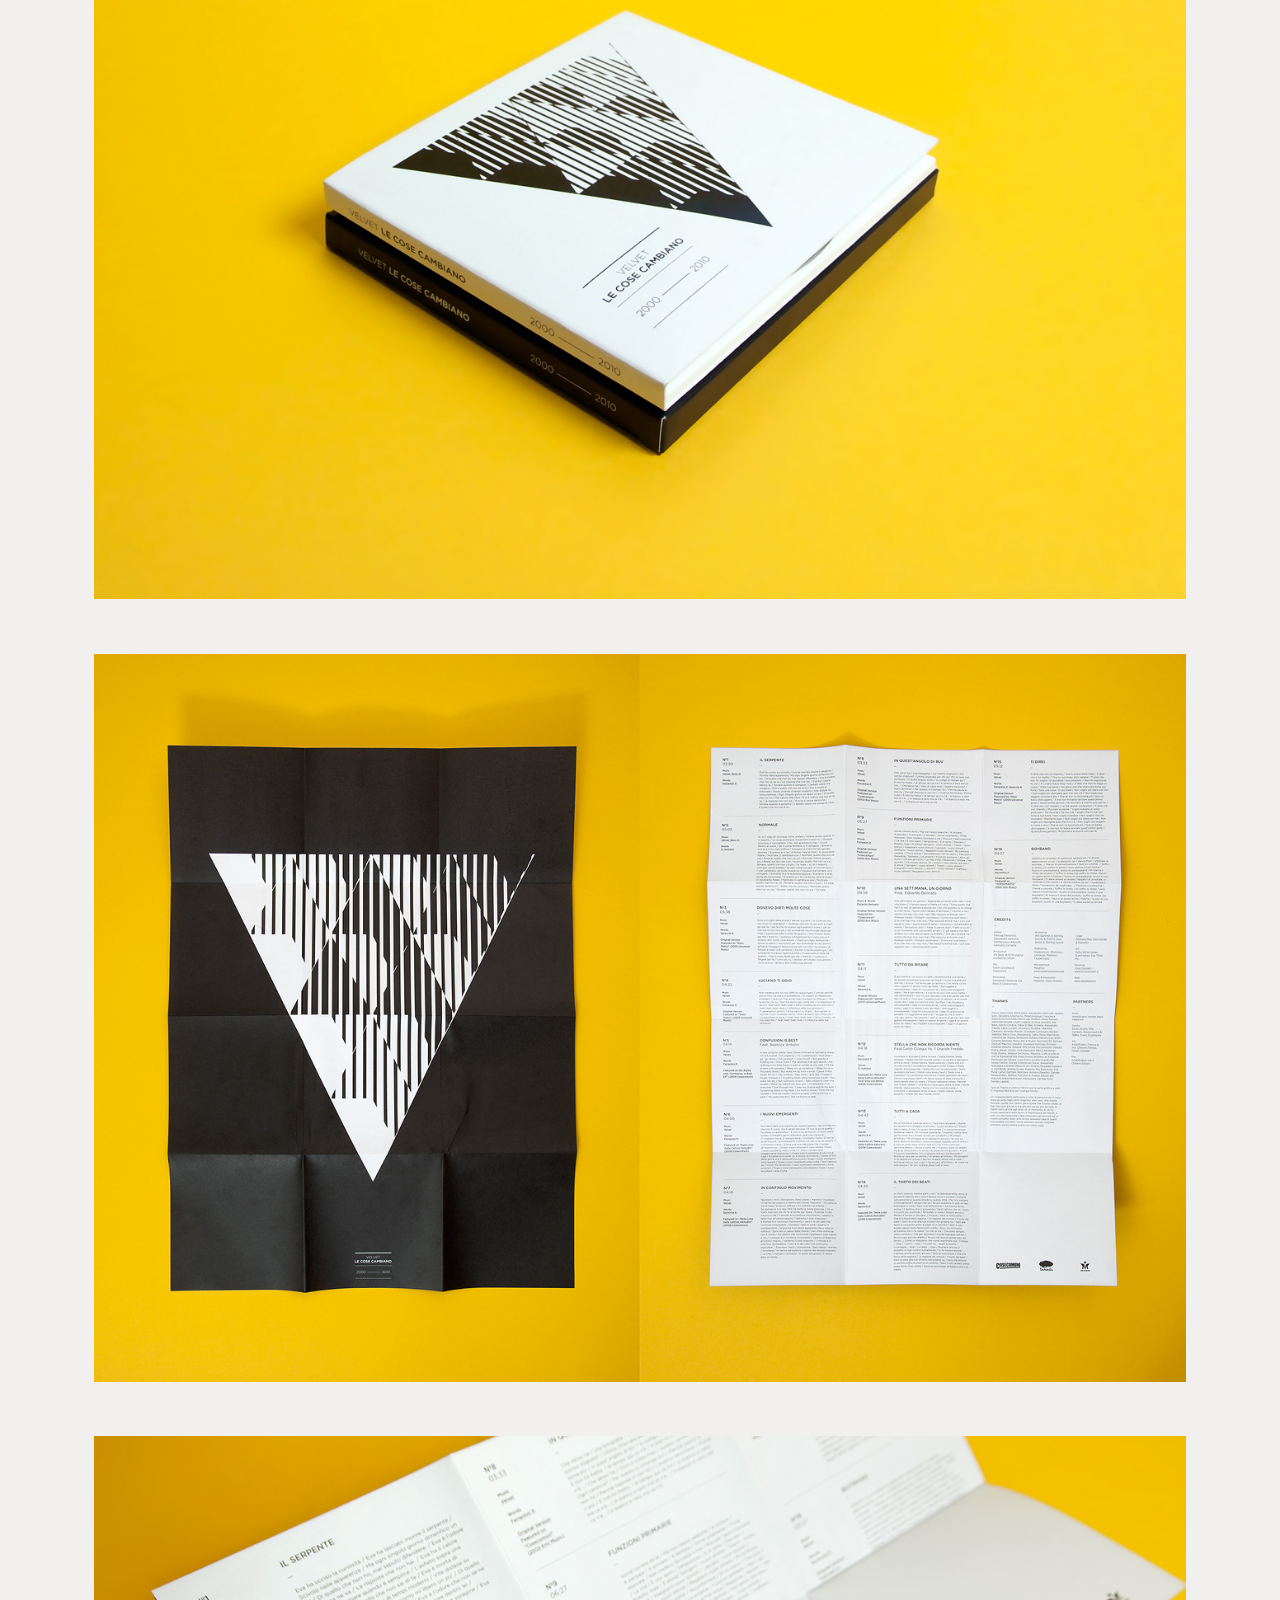
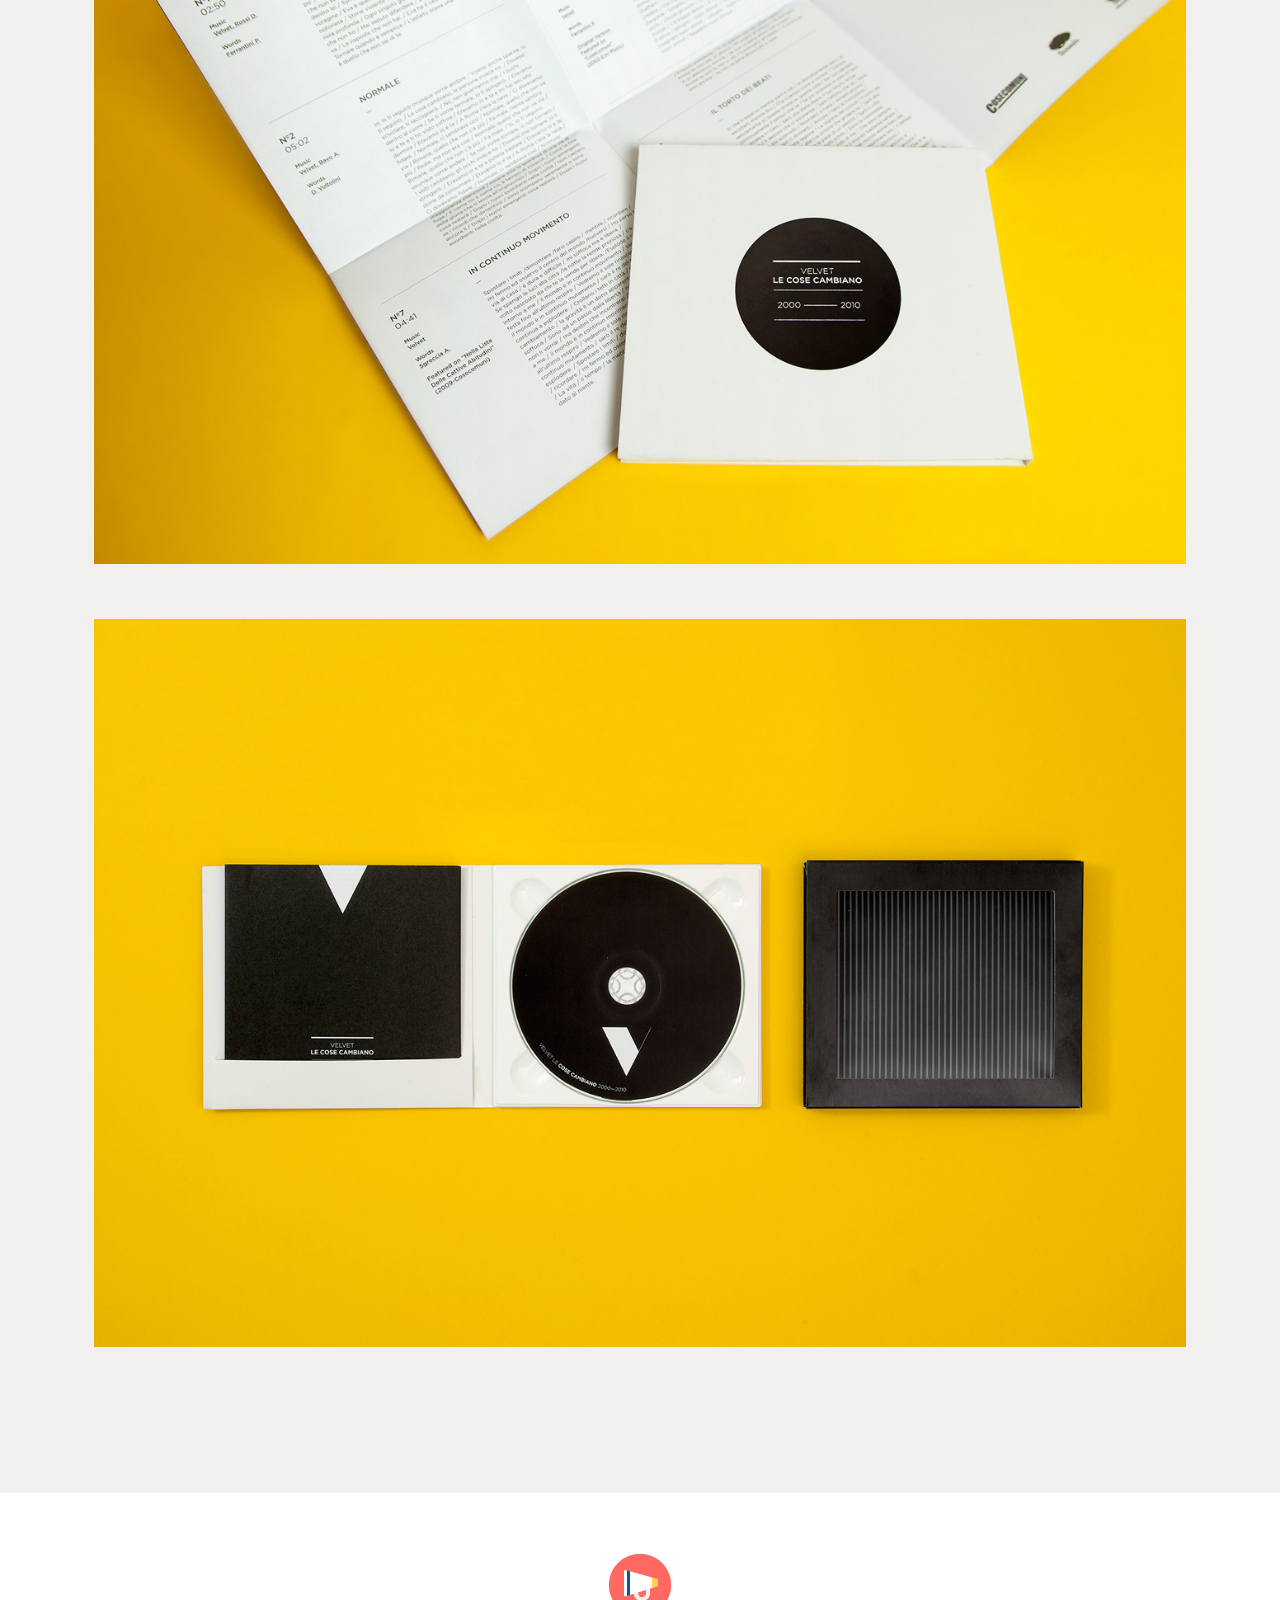
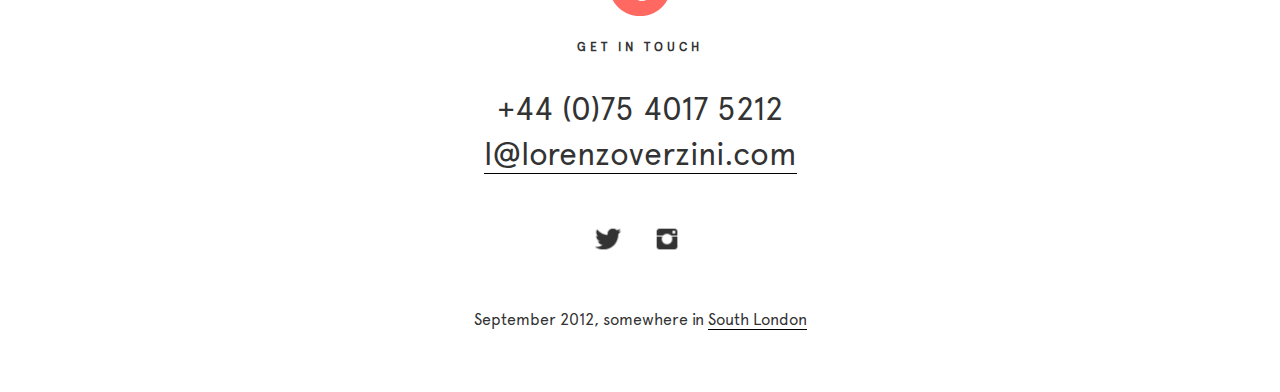
<file: work2.html>
<!DOCTYPE html>
<html>
<head>
	<meta charset="utf-8">
	<meta http-equiv="X-UA-Compatible" content="IE=edge">
	<title>Lorenzo Verzini</title>

	<!-- JQuery -->
	<script src="./libs/jquery/jquery-3.2.1.js" type="text/javascript" charset="utf-8"></script>

	<!-- Bootstrap -->
	<script src="./libs/bootstrap/js/bootstrap.js" type="text/javascript" charset="utf-8"></script>
	<link rel="stylesheet" type="text/css" href="./libs/bootstrap/css/bootstrap.css">

	<!-- Global Styles  -->
	<link rel="stylesheet" href="./styles/global.css">
	<!-- Work Styles -->
	<link rel="stylesheet" type="text/css" href="./styles/work1.css">
	<!-- Favicon -->
	<link rel="icon" type="image/x-icon" href="./assets/favicon/l.png">

	<!-- Custom Scripts -->
	<script src="./scripts/script.js" type="text/javascript" charset="utf-8"></script>
</head>
<body>
<!-- Stephen -->
<!-- header SVG -->
<a href="./index.html">
	<div class="svg-img">
	<svg style="fill-rule: evenodd; pointer-events: none; user-select: none; width: 100%; height: 100%;"><g transform="matrix(0.05 0 0 0.05 0 0)"><g><g transform="matrix(1 0 0 1 560 700)"><g transform="matrix(3.8000030517578125 0 0 0.1666717529296875 0 600)"><path d="M 0 -600 L 0 0 L 100 0 L 100 -600 Z" fill="rgb(48,48,47)" fill-opacity="1.000" style="fill: rgb(48, 48, 47);"></path></g></g><g transform="matrix(1 0 0 1 560 1300)"><g><path d="M 0 -600 L 0 0 L 100 0 L 100 -600 Z" fill="rgb(48,48,47)" fill-opacity="1.000" style="fill: rgb(48, 48, 47);"></path></g></g><g transform="matrix(1 0 0 1 1120 880)"><g><path d="M 0 -80 Q 33 -80 57 -57 Q 80 -34 80 0 Q 80 33 57 57 Q 33 80 0 80 Q -34 80 -57 57 Q -80 33 -80 0 Q -80 -34 -57 -57 Q -34 -80 0 -80 Z M 0 -180 Q -75 -180 -127 -127 Q -180 -75 -180 0 Q -180 74 -127 127 Q -75 180 0 180 Q 74 180 127 127 Q 180 74 180 0 Q 180 -75 127 -127 Q 74 -180 0 -180 Z" fill="rgb(48,48,47)" fill-opacity="1.000" style="fill: rgb(48, 48, 47);"></path></g></g><g transform="matrix(1 0 0 1 1300 1080)"><g><path d="M 0 0 L 110 220 L 220 0 Z" fill="rgb(48,48,47)" fill-opacity="1.000" style="fill: rgb(48, 48, 47);"></path></g></g><g style="pointer-events: visiblePainted;"><g><path d="M 0 0 L 0 2000 L 2000 2000 L 2000 0 Z" fill="rgb(0,255,0)" fill-opacity="0.004" style="fill: rgb(48, 48, 47);"></path></g></g></g></g><defs></defs></svg>
	</div>
</a>
<hr class="hidden-md hidden-lg">
<!-- Nav Link -->
<nav class="col-md-12 parent-nav">
<div class="col-md-8 col-md-offset-2 navigation">
	<a href="./work.html">
		<span class="nav-link col-md-4">work</span>
	</a>
	<a href="./profile.html">
		<span class="nav-link col-md-4">profile</span>
	</a>
	<a href="./journal.html">
		<span class="nav-link col-md-4">journal</span>
	</a>
</div>
</nav>
<!-- Santhosh -->
<div class="container-fluid pad0 m0">
	<div class="sidebar text-center">
		<div class="buttons">
			<p class="triangleForward" id="forward"></p>
			<p class="triangleBackward"></p>
			<a href="./work.html"><p class="tiles"></p></a>
		</div>
	</div>
	
	<!-- Main Content -->
	<div class="row mainContentWrapper">

		<div class="mainContent col-lg-10 col-md-10 col-sm-10 col--xs-10">

			<!-- Heading -->
			<h2 class="heading text-center">Velvet</h2>
			
			<!-- Pattern -->
			<div class="pattern">
				
			</div>

			<div class="text col-lg-7 col-md-7 col-sm-10 col-xs-12">
				<p>
					Velvet is a well known italian band, surely not for their <a href="http://www.youtube.com/watch?v=lfZHQUwfZRA" target="_blank"> 2001 performance @ Sanremo Festival.</a> 10 years later, with a more mature sound and look, they asked me to support the launch of their new ‘best of’ album.
				</p>
				<p>
					First things first: a new mark for the band was required, and transforming the initial letter of the name into a strong, modular and recognisable shape seemed to me the best way to start with.
				</p>
				<p>
					While the new mark was spreading on and off line, a digital EP – prelude of the ‘best of’ album – was ready to be launched: the perfect situation to establish the new logo. Influenced by the dynamic and electronic sound of this record, I started injecting some movement to the mark, designing and coding a promotional mini website. The sound responsive player allowed fans to experience and share the fresh brand identity.
				</p>
				<p>
					A natural progression for the project was translating this property on the printed album “Le cose cambiano 2000-2010” (A possible translation could be “Things are changing”) and <a href="http://media.eyethinkinc.com/images/popup.html?/images/books/waddle.gif" target="_blank">scanimation</a>  appeared to me the most appropriate solution.
				</p>
				<p>
					Following the success of the fresh new look, and to create a more solid connection between the printed album and the live performance, I was asked to realize an interactive installation for the album première. With the help of <a href="http://www.carlobernardini.it/" r=target="_blank">Carlo Bernardini</a> , I created a sound responsive fibre optics sculpture.
				</p>

				<p class="notes">Identity, Installation, Print, Website	 — _blank"> velvetband.it/ilserpente</a></p>
			</div>
			<img src="./assets/images/2_a.jpg" class="img-responsive">
			<img src="./assets/images/11.jpg" class="img-responsive captionImg">
			<p class="caption">“Il Serpente” ― New single promotional website</p>
			<img src="./assets/images/112.jpg" class="img-responsive">
			<img src="./assets/images/extraction3b.gif" class="img-responsive">
			<img src="./assets/images/4_a.jpg" class="img-responsive">
			<img src="./assets/images/51.jpg" class="img-responsive">
			<img src="./assets/images/6.jpg" class="img-responsive">
			<img src="./assets/images/7.jpg" class="img-responsive">

		</div>	
	</div>
	
	<!-- Footer -->
	<div class="row footer">
		<div class="getInTouch">
			<div class="footerIcon"></div>
			<span>Get in Touch</span>
		</div>
		<div class="contact">
			<div class="phone">+44 (0)75 4017 5212</div>
			<div class="mail"><a href="mailto:l@lorenzoverzini.com">l@lorenzoverzini.com</a></div>
		</div>
		<div class="social">
			<a href="https://twitter.com/lorenzoverzini">
				<div class="twitterIcon"></div>
			</a>
			<a href="http://instagram.com/verzini">
				<div class="instagramIcon"></div>
			</a>
		</div>
		<div class="bottom">
			<span>September 2012, somewhere in <a href="http://goo.gl/maps/AYVe4">South London</a></span>	
		</div>
	</div>
	
</div>

</body>
</html>
</file>
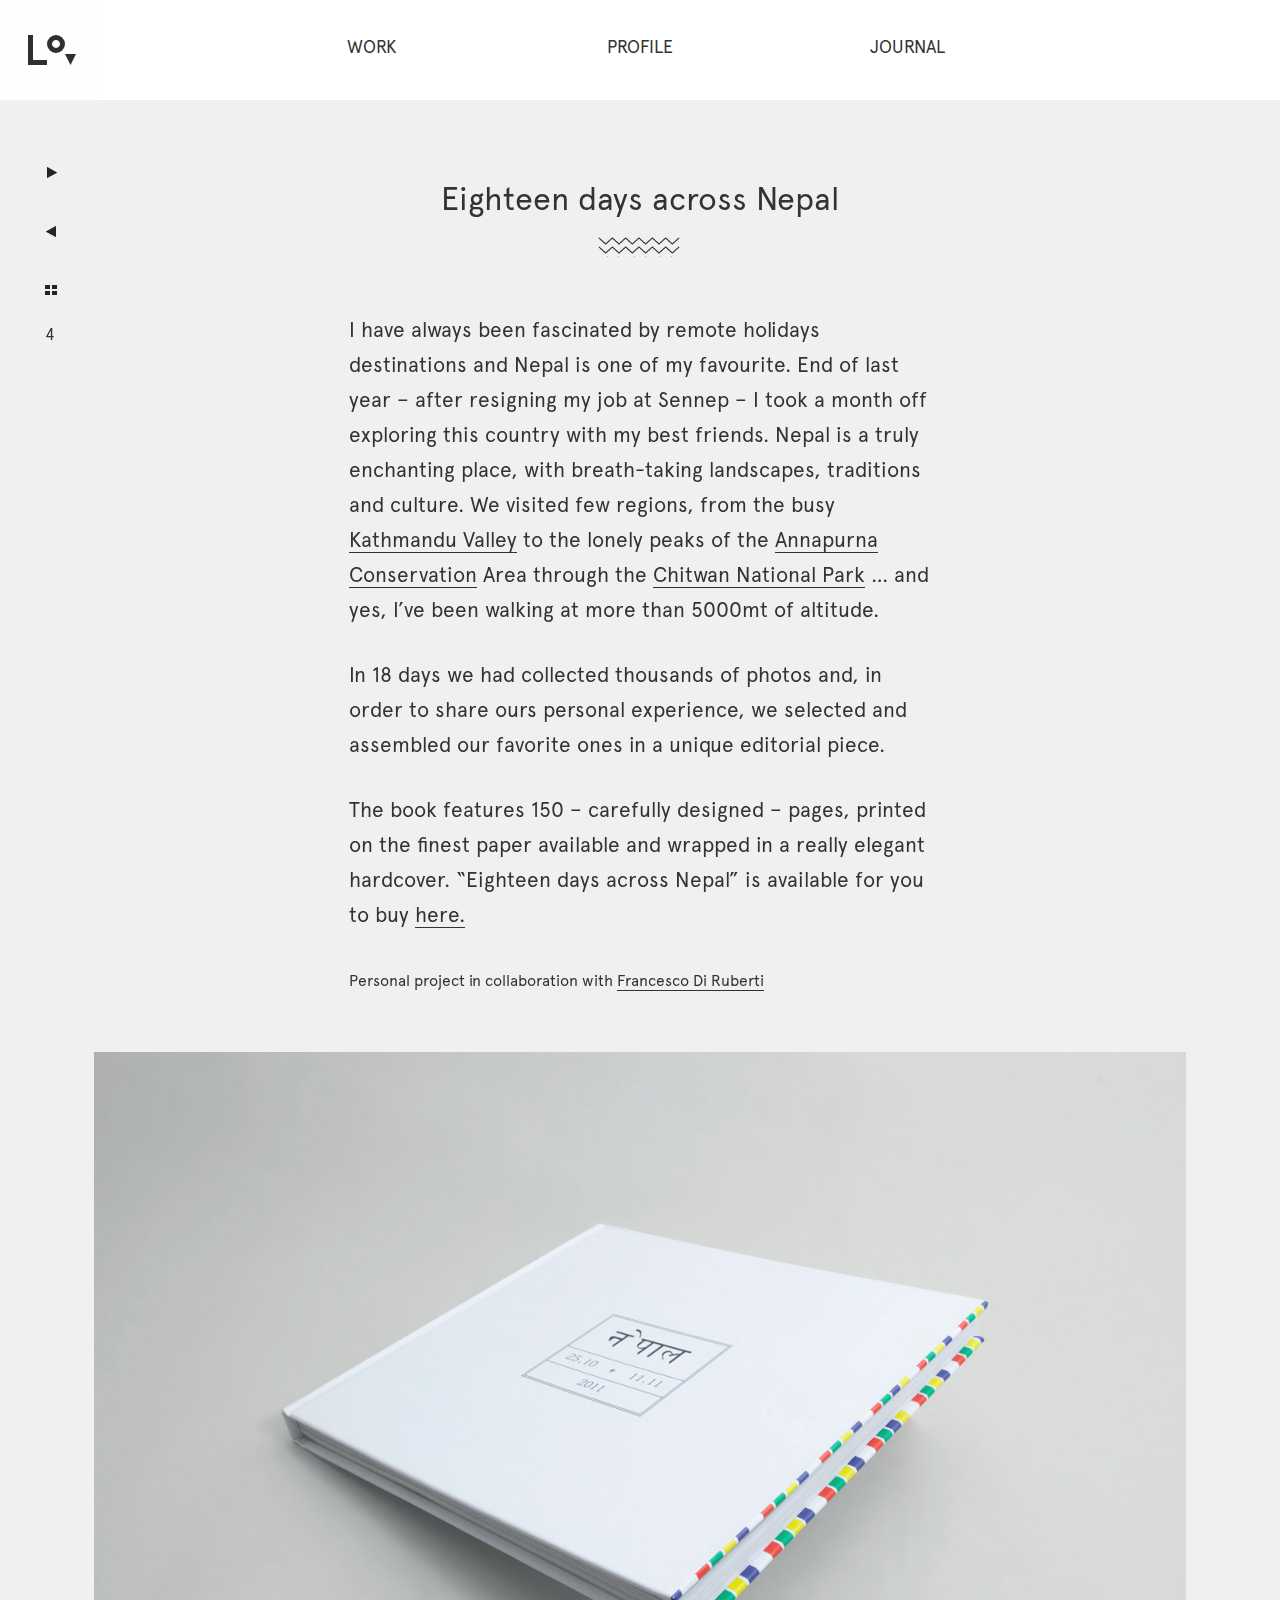
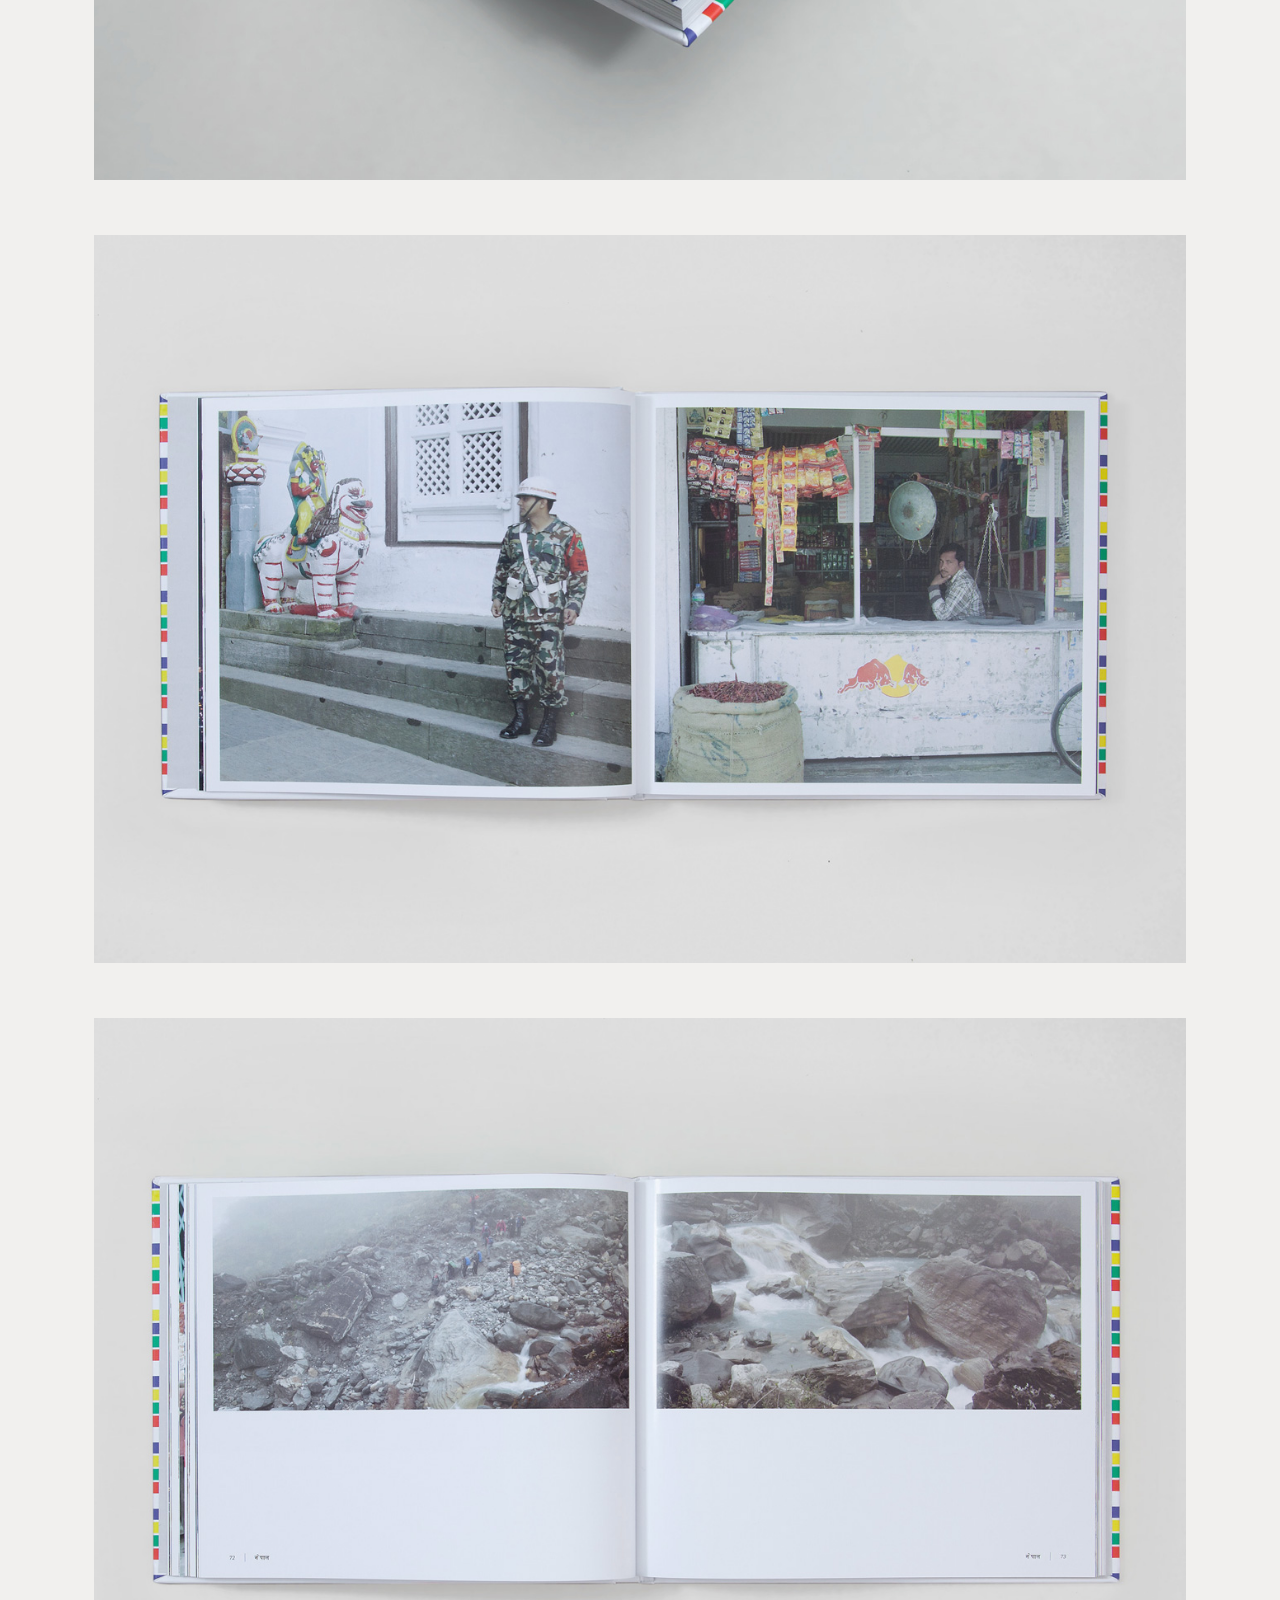
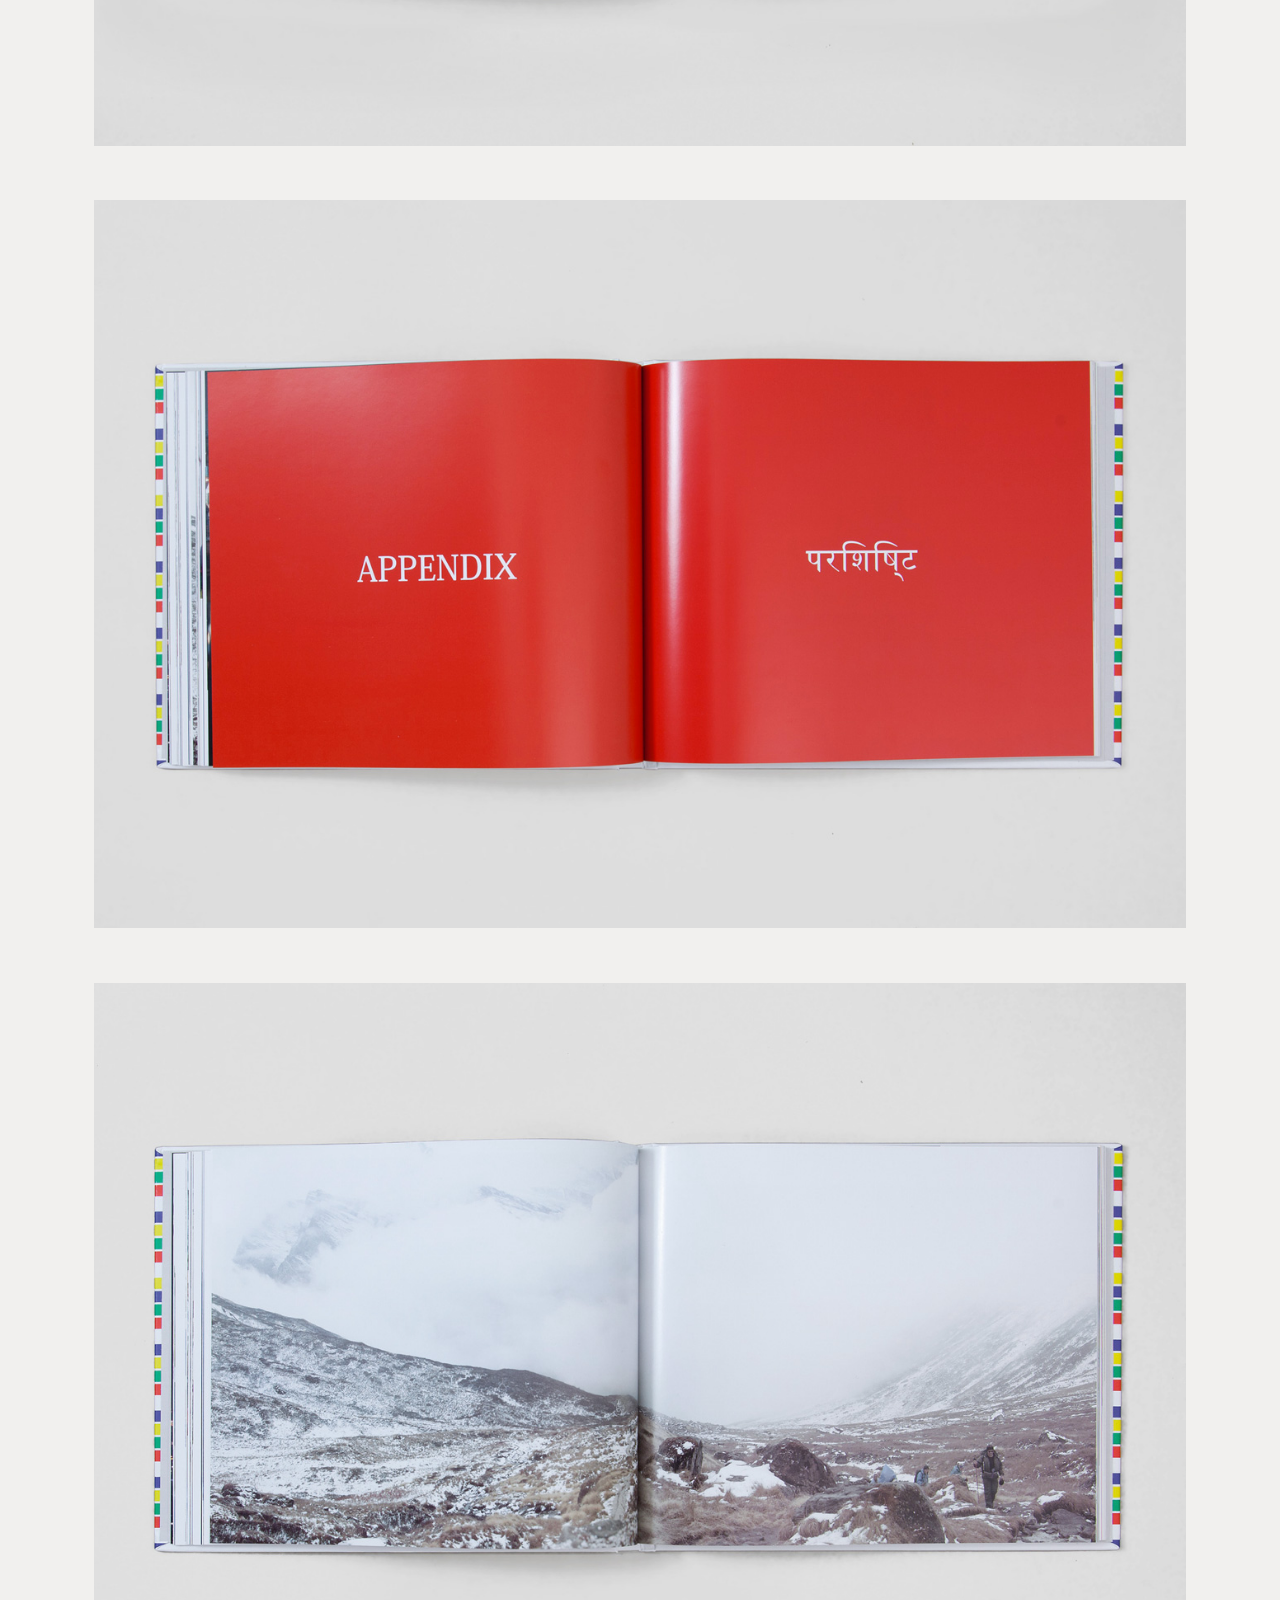
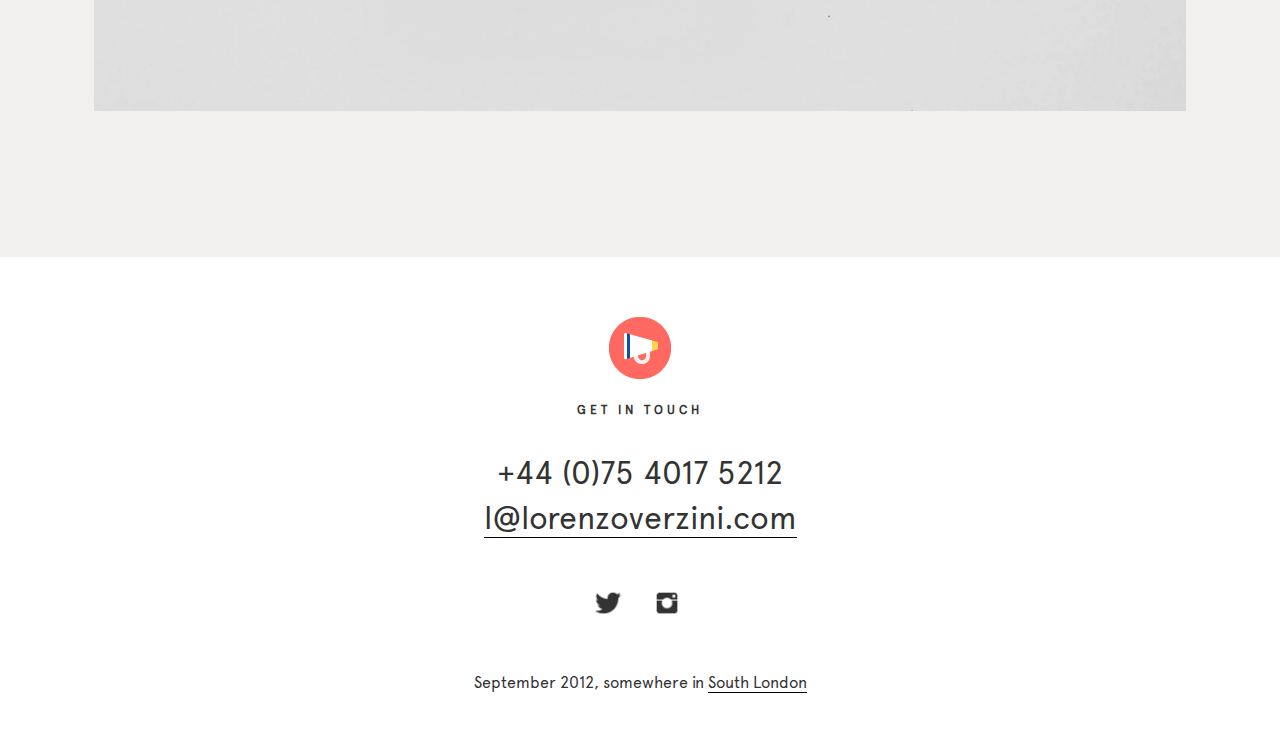
<file: work3.html>
<!DOCTYPE html>
<html>
<head>
	<meta charset="utf-8">
	<meta http-equiv="X-UA-Compatible" content="IE=edge">
	<title>Lorenzo Verzini</title>

	<!-- JQuery -->
	<script src="./libs/jquery/jquery-3.2.1.js" type="text/javascript" charset="utf-8"></script>

	<!-- Bootstrap -->
	<script src="./libs/bootstrap/js/bootstrap.js" type="text/javascript" charset="utf-8"></script>
	<link rel="stylesheet" type="text/css" href="./libs/bootstrap/css/bootstrap.css">

	<!-- Global Styles  -->
	<link rel="stylesheet" href="./styles/global.css">
	<!-- Work Styles -->
	<link rel="stylesheet" type="text/css" href="./styles/work1.css">
	<!-- Favicon -->
	<link rel="icon" type="image/x-icon" href="./assets/favicon/l.png">

	<!-- Custom Scripts -->
	<script src="./scripts/script.js" type="text/javascript" charset="utf-8"></script>
</head>
<body>
<!-- Stephen -->
<!-- header SVG -->
<a href="./index.html">
	<div class="svg-img">
	<svg style="fill-rule: evenodd; pointer-events: none; user-select: none; width: 100%; height: 100%;"><g transform="matrix(0.05 0 0 0.05 0 0)"><g><g transform="matrix(1 0 0 1 560 700)"><g transform="matrix(3.8000030517578125 0 0 0.1666717529296875 0 600)"><path d="M 0 -600 L 0 0 L 100 0 L 100 -600 Z" fill="rgb(48,48,47)" fill-opacity="1.000" style="fill: rgb(48, 48, 47);"></path></g></g><g transform="matrix(1 0 0 1 560 1300)"><g><path d="M 0 -600 L 0 0 L 100 0 L 100 -600 Z" fill="rgb(48,48,47)" fill-opacity="1.000" style="fill: rgb(48, 48, 47);"></path></g></g><g transform="matrix(1 0 0 1 1120 880)"><g><path d="M 0 -80 Q 33 -80 57 -57 Q 80 -34 80 0 Q 80 33 57 57 Q 33 80 0 80 Q -34 80 -57 57 Q -80 33 -80 0 Q -80 -34 -57 -57 Q -34 -80 0 -80 Z M 0 -180 Q -75 -180 -127 -127 Q -180 -75 -180 0 Q -180 74 -127 127 Q -75 180 0 180 Q 74 180 127 127 Q 180 74 180 0 Q 180 -75 127 -127 Q 74 -180 0 -180 Z" fill="rgb(48,48,47)" fill-opacity="1.000" style="fill: rgb(48, 48, 47);"></path></g></g><g transform="matrix(1 0 0 1 1300 1080)"><g><path d="M 0 0 L 110 220 L 220 0 Z" fill="rgb(48,48,47)" fill-opacity="1.000" style="fill: rgb(48, 48, 47);"></path></g></g><g style="pointer-events: visiblePainted;"><g><path d="M 0 0 L 0 2000 L 2000 2000 L 2000 0 Z" fill="rgb(0,255,0)" fill-opacity="0.004" style="fill: rgb(48, 48, 47);"></path></g></g></g></g><defs></defs></svg>
	</div>
</a>
<hr class="hidden-md hidden-lg">
<!-- Nav Link -->
<nav class="col-md-12 parent-nav">
<div class="col-md-8 col-md-offset-2 navigation">
	<a href="./work.html">
		<span class="nav-link col-md-4">work</span>
	</a>
	<a href="./profile.html">
		<span class="nav-link col-md-4">profile</span>
	</a>
	<a href="./journal.html">
		<span class="nav-link col-md-4">journal</span>
	</a>
</div>
</nav>
<!-- Santhosh -->
<div class="container-fluid pad0 m0">
	<div class="sidebar text-center">
		<div class="buttons">
			<p class="triangleForward" id="forward"></p>
			<p class="triangleBackward"></p>
			<a href="./work.html"><p class="tiles"></p></a>
			<div class="page-comp">
				<div class="border-bot space replacer">
				</div>
				<div class="space">
					4
				</div>
			</div>
		</div>
	</div>
	
	<!-- Main Content -->
	<div class="row mainContentWrapper">

		<div class="mainContent col-lg-10 col-md-10 col-sm-10 col--xs-10">

			<!-- Heading -->
			<h2 class="heading text-center">Eighteen days across Nepal</h2>
			
			<!-- Pattern -->
			<div class="pattern">
				
			</div>

			<div class="text col-lg-7 col-md-7 col-sm-10 col-xs-12">
				<p>
					I have always been fascinated by remote holidays destinations and Nepal is one of my favourite. End of last year – after resigning my job at Sennep – I took a month off exploring this country with my best friends. Nepal is a truly enchanting place, with breath-taking landscapes, traditions and culture. We visited few regions, from the busy <a href="http://en.wikipedia.org/wiki/Kathmandu_Valley"> Kathmandu Valley</a> to the lonely peaks of the <a href="http://en.wikipedia.org/wiki/Annapurna_Conservation_Area" target="_blank"> Annapurna Conservation</a> Area through the <a href="http://en.wikipedia.org/wiki/Chitwan_National_Park" target="_blank"> Chitwan National Park</a> … and yes, I’ve been walking at more than 5000mt of altitude.
				</p>
				<p>
					In 18 days we had collected thousands of photos and, in order to share ours personal experience, we selected and assembled our favorite ones in a unique editorial piece.
				</p>
				<p>
					The book features 150 – carefully designed – pages, printed on the finest paper available and wrapped in a really elegant hardcover. “Eighteen days across Nepal” is available for you to buy <a href="http://www.blurb.com/bookstore/detail/3090007" target="_blank">here.</a>
				</p>

				<p class="notes">Personal project in collaboration with <a href="http://www.francescodiruberti.com" target="_new"> Francesco Di Ruberti</a></p>
			</div>
			<img src="./assets/images/0.jpg" class="img-responsive">
			<img src="./assets/images/1.jpg" class="img-responsive">
			<img src="./assets/images/4.jpg" class="img-responsive">
			<img src="./assets/images/3.jpg" class="img-responsive">
			<img src="./assets/images/5.jpg" class="img-responsive">

		</div>	
	</div>
	
	<!-- Footer -->
	<div class="row footer">
		<div class="getInTouch">
			<div class="footerIcon"></div>
			<span>Get in Touch</span>
		</div>
		<div class="contact">
			<div class="phone">+44 (0)75 4017 5212</div>
			<div class="mail"><a href="mailto:l@lorenzoverzini.com">l@lorenzoverzini.com</a></div>
		</div>
		<div class="social">
			<a href="https://twitter.com/lorenzoverzini">
				<div class="twitterIcon"></div>
			</a>
			<a href="http://instagram.com/verzini">
				<div class="instagramIcon"></div>
			</a>
		</div>
		<div class="bottom">
			<span>September 2012, somewhere in <a href="http://goo.gl/maps/AYVe4">South London</a></span>	
		</div>
	</div>
	
</div>

</body>
</html>
</file>
<file: styles/home.css>
/* Stephen */
/* Links */
nav a {
	text-decoration: none;
	color: inherit;
}
nav a:hover {
	text-decoration: none;
	color: #A4A5A4;
}
.navigation {
	height: 100px;
	background-color: #FFFFFF;
}

.nav-link {
	text-align: center;
	text-transform: uppercase;
	margin-top: 38px;
	font-size: 1.1em;
}
.parent-nav {
	background-color: #fff;
}
/* SVG */
.svg-img {
	position: fixed;
    z-index: 1;
	width: 100px;
	height: 100px;
}
/* Hello Sec */
.hello-sec {
	font-family: 'ApercuRegular';
	background-color: #074AA8;
    text-align: center;
}

.eyes {
	display: block;
    margin: 0 auto;
	width: 107px;
    margin-top: 35px;
    height: 100px;
}

.eyes~h2 {
	color: white;
    text-transform: uppercase;
    font-size: small;
	letter-spacing: 5px;
}

.about-txt {
	font-family: 'ApercuRegular';
	color: white;
    width: 43%;
    font-size: xx-large;
    margin: 0 auto;
    margin-top: 4%;
    text-align: start;
	line-height: normal;
}
.eyes~h5 {
    font-size: initial;
    margin-top: 2%;
}
/* View Profile button */
.button-style:hover {
	width: 50px;
	text-align: center;
	text-transform: uppercase;
	margin-top: 38px;
	font-size: 1.1em;
    border: 1px solid #83A5D4;
	color: #83A5D4;
    width: 250px;
    height: 70px;
	background-color: #074AA8;
    box-shadow: unset;
	transform: translate(2px, 2px);
}
.button-style {
	width: 50px;
	text-align: center;
	text-transform: uppercase;
	margin-top: 38px;
	font-size: 1.1em;
    border: 1px solid white;
	color: white;
    width: 250px;
    height: 70px;
	background-color: #074AA8;
	box-shadow: 4px 4px 0px white;
	transition: all 0.10s;
}
.view-profile {
	margin: 30px 0;
    margin-bottom: 5%;
}

.email a {
	color: white;
    text-decoration: underline !important;
	transition: all 0.5s;
}
.email a:hover {
	color: #668FC9;
    text-decoration: underline !important;
	transition: all 0.5s;
}

/* Work 3 Section */
.work-img {
	width: 100%;
	display: block;
  	height: auto;
}
.overlayer {
  position: absolute;
  top: 0;
  bottom: 0;
  left: 0;
  right: 0;
  height: 100%;
  width: 100%;
  opacity: 0;
  background-color: #DDDDDD;
}

.work-container:hover .overlayer {
	opacity: 0.5;
}

.work-container:hover .work-txt {
	opacity: 1.5 !important;
}

.work-container {
  position: relative;
  width: 50%;
  margin: 30px 0;
}

.work-txt {
  opacity: 0;
  color: black;
  font-size: 20px;
  position: absolute;
  top: 50%;
  left: 50%;
  transform: translate(-50%, -50%);
  -ms-transform: translate(-50%, -50%);
}

.spaceout {
	margin: 10px;
}

/* Work Section */
h2.main-text {
	color: black !important;
	margin-bottom: 75px;
	letter-spacing: 5px;
}

/* Work Section RWD */
/* Mobile */
@media (max-width: 750px) {
	.work-container {
		width: 100% !important;
	}

	.work-container:hover .overlayer {
		opacity: 0;
	}

	.work-txt {
		position: relative;
		opacity: 1;
		text-align: left;
		margin-top: 10%;
	}

	.work-txt h5 {
		font-size: 0.7em;
	}

	.overlayer {
		opacity: 0;
	}

	.spaceout {
		display: none;
	}

	/* Hello Section */
	.about-txt {
		width: 92%;
	}

	.button-style, .button-style:hover {
		width: 72%
	}

	/* Header Section */
	.svg-img {
		margin: 0 auto;
		position: relative;
	}

	.navigation {
		text-align: center;
		height: 33px;
	}

	hr {
		margin-top: 0px;
	}

	body {
		overflow-x: hidden;
	}

	.about-txt {
		font-size: x-large;
	}
}

/* Tab */
@media (max-width: 990px) and (min-width: 751px) {
	/* Header Section */
	.svg-img {
		margin: 0 auto;
		position: relative;
	}

	.navigation {
		text-align: center;
		height: 33px;
	}

	hr {
		margin-top: 0px;
	}

	body {
		overflow-x: hidden;
	}
}

/* Santhosh */
/*******************************************************************************/
/* LOV */
/*******************************************************************************/
	.LOV{
		background-color: #ffd464;
	}
	.LOV .LOVWrapper{
		max-width: 824px;
		margin: 10% auto;
	}

	.LOV .LOVWrapper img{
		width: 100%;
		height: auto;

	}

/******************************************************************************/
/* Tweets */
/******************************************************************************/
	.twitter{
		background-color: rgba(19, 82, 162, 1);
		color: rgba(255, 255, 255, 1);
		padding: 6% 6.5%;
		padding-top: 2%;
		font-family: 'ApercuRegular';
	}
	.twitter .twitty{
		margin: 0 auto;
		max-width: 100px;
		max-height: 100px;
	}

	.twitter .tweet{
		font-size: 1.25em;
		margin: 3% 0;
		word-wrap: break-word;
	}
	.twitter .tweet .date{
		font-family: 'ApercuRegular';
		padding-bottom: 12px;
		font-size: 0.75em;
	}

	.tweet p{
		line-height: 2em;
	}

	.twitter .tweet .tag a, .twitter .tweet .link a{
		text-decoration: none;
		color: rgba(255, 255, 255,1);
	}

	.twitter .tweet .tag a,.twitter .tweet .link a{
		border-bottom: 1px solid rgba(255, 255,255,1);
		margin-bottom: 1px;
		transition: all 0.5s;
	}

	.twitter .tweet .tag a:hover, .twitter .tweet .link a:hover{
		border-bottom: 1px solid rgba(255, 255, 255, .5);

		color: rgba(255,255,255,0.5);

	}

	/* Lorenzo Button */
		.lorenzoBtn{
			text-transform: uppercase;
			border: 1px solid rgba(255, 255, 255, 1);
			width: 224px;
			margin: 0 auto;
			text-align: center;
			padding: 25px;
			box-shadow: 4px 4px rgba(255, 255, 255,1);
			transition: all 0.2s;
		}

		.workSelection a{
			text-decoration: none !important;
			color: rgb(0,0,0);
		}

		.lorenzoBtn:hover{
			opacity: 0.5;
			box-shadow: none !important;
			transform: translate(4px, 4px);
		}


/*****************************************************************************/
/* Mobile View XS */
/*****************************************************************************/
@media (max-width: 750px){
	/*************************************************************************/
	/* Twitter */
	/*************************************************************************/
		.twitter .tweet{
			margin: 8% 0;
		}

		.twitter .lorenzoBtn{
			margin: 12% auto;
		}
}
/*****************************************************************************/
/* Mobile View SM */
/*****************************************************************************/
@media (max-width: 990px) and (min-width: 751px){
	/*************************************************************************/
	/* Twitter */
	/*************************************************************************/
	.twitter .tweet{
		margin: 8% 0;
	}

	.twitter .lorenzoBtn{
		margin: 12% auto;
	}
}
</file>
<file: styles/journal.css>
/* Stephen */


/* Santhosh */
/**********************************************************************************/
/* Journal Content */
/**********************************************************************************/
	.journalContentWrapper{
		background-color: rgb(241, 240, 238);
	}

	.journalContent{
		display: inline-block;
		margin: auto;
		font-family: 'ApercuRegular'
	}

	.journalContent > div{
		margin: 0 auto;
	}
	.journalContent .journalIcon{
		width: 107px;
		height: 107px;
		margin: 0 auto;	
	}

	.journalContent .journal{
		margin: 13% 0;
	}

	.journalContent .journal .heading{
		font-size: 2em;
	}

	.journalContent .journal .date{
		font-size: 1.25em;
    	margin-top: 2%;
    	font-weight: 100;
	}

	.journalContent .journal .text{
		margin: 5% 0;
		font-size: 1.5em;
		line-height: 35px;
	}

	.journalContent .journal .text a{
		text-decoration: none;
		color: #333;
		border-bottom: 2px solid #333;
		margin-bottom: 2px;
	}

	.journalContent .journal .text a:hover{
		text-decoration: none;
		color: #333;
		border-bottom: 1px solid #333;
		opacity: .5;
		margin-bottom: 2px;
	}

	.journalContent .journal img{
		margin: 0 0 5% 0;
	}


/***********************************************************************************/
/* Mobile Small XS */
/***********************************************************************************/
@media (max-width: 750px){
	.journalContent{
	}

}
</file>
<file: styles/profile.css>
/* Stephen */
.eyes {
	display: block;
    margin: 0 auto;
    width: 107px;
    margin-top: 35px;
    height: 100px;
}

.main-text {
	margin-top: 0 !important;
    margin: 0 0 44px 0;
}

.awards-header {
    font-size: inherit;
    color: #6A6B69;
    letter-spacing: 1px;
}

.awards {
	background: #F1F0EE;
	font-family: "ApercuRegular", Helvetica, Helvetica Neue, Arial, sans-serif;
}

.new-list {
	margin-top: 25px;
}

.awards {
	color: #6A6B69;
	letter-spacing: 1px;
	padding: 0 0 60px 0 !important
}

.new-list > p, .new-list > a {
	margin: 0 0 3px 0;
}

.new-list > a, .new-list > a:hover, .new-list > a:visited, .new-list > a:focus, .new-list > a:active {
   color: inherit;
   /*border-bottom: 1px solid #6A6B69;;*/
   padding-bottom: 3px;
   text-decoration: underline;
   display: inline-block;
}

.awards-list {
	padding: 0 10%;
}

/* Santhosh */
/*********************************************************************************/
/* Profile Details */
/*********************************************************************************/
	.profileDt{
		background-color: rgba(255, 212, 100, 1);
		padding: 10% 10% 3% 10%;
		font-family: 'ApercuRegular';
	}

	.profileDt .profileImg{
		max-width: 612px;
		margin: 0 auto;
	}

	.profileDt .caption{
		margin: 1% auto;
		font-size: 1.1em;
	}

	.profileDt .caption a{
		text-decoration: none;
		border-bottom: 1px solid rgba(0,0,0,1);
		margin-bottom: 2px;
		color: #333;
	}

	.profileDt .caption a:hover{
		border-bottom: 1px solid rgba(48, 48, 47, .5);
		color: rgba(48, 48, 47, .5);
	}

	.profileDt .profileInfo{
		padding: 5% 15%; 
		font-size: 1.5em;
	}


	.profileDt .profileInfo p{
		margin-bottom: 5%;
	}

	.profileDt .profileInfo p a{
		text-decoration: none;
		border-bottom: 1px solid rgba(0,0,0,1);
		margin-bottom: 2px;
		color: #333;
	}

	.profileDt .profileInfo p a:hover{
		border-bottom: 1px solid rgba(48, 48, 47, .5);
		color: rgba(48, 48, 47, .5);		
	}

/**********************************************************************************/
/* Mobile Small XS */
/**********************************************************************************/
@media (max-width: 750px){
	.profileDt{
		padding: 10% 5%
	}

	.profileDt .caption{
		font-size: 0.9em;
	}

	.profileDt .profileInfo{
		padding: 18% 0%;
		line-height: 30px;
	}

	.profileDt .profileInfo p{
		margin-bottom: 10%;
	}
}

/*************************************************************************************/
/* Mobile Very Small */
/*************************************************************************************/
@media (min-width: 751px) and (max-width: 990px){
	.profileDt{
		padding: 10% 10%;
	}

	.profileDt .caption{
		font-size: 0.9em;
	}

	.profileDt .profileInfo{
		padding: 18% 0%;
		line-height: 30px;
	}

	.profileDt .profileInfo p{
		margin-bottom: 10%;
	}
}
</file>
<file: styles/work.css>
/* Stephen */
/* Links */
nav a {
	text-decoration: none;
	color: inherit;
}
nav a:hover, .active {
	text-decoration: none;
	color: #A4A5A4;
}
.navigation {
	height: 100px;
	background-color: #FFFFFF;
}

.nav-link {
	text-align: center;
	text-transform: uppercase;
	margin-top: 38px;
	font-size: 1.1em;
}
.parent-nav {
	background-color: #fff;
}
/* SVG */
.svg-img {
	position: fixed;
    z-index: 1;
	width: 100px;
	height: 100px;
}
/* eyes */
.eyes {
	display: block;
    margin: 0 auto;
	width: 107px;
    margin-top: 35px;
    height: 100px;
}

h2.main-text {
	color: black !important;
    letter-spacing: 5px;
    margin-top: 44px;
    text-transform: uppercase;
    font-size: small;
}

/* Works Section */
.work-img {
	width: 100%;
	display: block;
  	height: auto;
}
.overlayer {
  position: absolute;
  top: 0;
  bottom: 0;
  left: 0;
  right: 0;
  height: 100%;
  width: 100%;
  opacity: 0;
  background-color: #F1F0EE;
}

.work-container:hover .overlayer {
	opacity: 0.7;
}

.work-container:hover .work-txt {
	opacity: 1.5 !important;
}

.work-container {
  position: relative;
  width: 50%;
  margin: 15px 0;
}

.work-txt {
  opacity: 0;
  color: black;
  font-size: 20px;
  position: absolute;
  top: 50%;
  left: 50%;
  transform: translate(-50%, -50%);
  -ms-transform: translate(-50%, -50%);
}

.spaceout {
	margin: 10px;
}

.work-txt h5 {
	font-size: 0.8em;
}

/* Mobile */
@media (max-width: 750px) {
	.work-container {
		width: 100% !important;
	}

	.work-container:hover .overlayer {
		opacity: 0;
	}

	.work-txt {
		position: relative;
		opacity: 1;
		text-align: left;
		margin-top: 10%;
	}

	.work-txt h5 {
		font-size: 0.7em;
	}

	.overlayer {
		opacity: 0;
	}

	.spaceout {
		display: none;
	}
	/* Header Section */
	.svg-img {
		margin: 0 auto;
		position: relative;
	}

	.navigation {
		text-align: center;
		height: 33px;
	}

	hr {
		margin-top: 0px;
	}

	body {
		overflow-x: hidden;
	}

	.about-txt {
		font-size: x-large;
	}

	h2.main-text {
		margin-top: 8px;
	}
}

/* Tab */
@media (max-width: 990px) and (min-width: 751px) {
	/* Header Section */
	.svg-img {
		margin: 0 auto;
		position: relative;
	}

	.navigation {
		text-align: center;
		height: 33px;
	}

	hr {
		margin-top: 0px;
	}

	body {
		overflow-x: hidden;
	}

	h2.main-text {
		margin-top: 8px;
	}
}
/* Santhosh */
/********************************************************************************/
/* Work Gallery */
/********************************************************************************/

	.workGallery{
		background-color: rgb(241, 240, 238);
		padding: 3% 7%;
	}

	.workIcon > div{
		max-height: 100px;
	}

	.workGallery .workIcon{
		max-width: 110px;
		margin: 0 auto;
	}

	/****************************************************************************/
	/* Work Section */
	/****************************************************************************/
		.workGallery .workSelection{
			padding: 0;
			background-color: transparent;
			margin: 1%;	
		}

		.workGallery .workSelection .workSection{
			padding: 1%;
		}
</file>
<file: styles/work1.css>
/*Stephen */


/*Santhosh*/
/**************************************************************************************/
/* Sidebar */
/**************************************************************************************/
	.sidebar{
		position: fixed;
		width: 100px !important;
		height: 100%;
		min-height: 500px;
		top: 0;
	}

	.sidebar .buttons{
		height: 200px;
		margin: 150px auto;
	}

	.sidebar .buttons p{
		margin-bottom: 15px;
	}

	.triangleForward{
		width: 100px;
		height: 44px;
		background: url('../assets/images/icons_nextprevback.png') no-repeat ;
		background-position: -100px 0px;
	}

	.triangleForward.disable{
		opacity: 0.5;
	}
	.triangleBackward{
		width: 100px;
		height: 44px;
		background: url('../assets/images/icons_nextprevback.png') no-repeat ;
		background-position: 0px 0px;
	}

	.tiles{
		width: 100px;
		height: 44px;
		background: url('../assets/images/icons_nextprevback.png') no-repeat ;
		background-position: -200px 0px;
	}

/*************************************************************************************/
/* Main Content */
/*************************************************************************************/
	.mainContentWrapper{
		background-color: rgb(241, 240, 238);
	}

	.mainContent{
		float: none !important;
		margin: 12% auto 5%;
		padding: 2% 0;
		font-family: 'ApercuRegular';
	}

	.mainContent .heading{
		font-size: 2em;
		padding: 0 5%;
	}

	.mainContent .pattern{
		background: url('../assets/images/patterns.png') no-repeat;
		background-position: 0px 0px;
		width: 85px;
    	height: 20px;
    	margin: 2% auto;
	}

	.mainContent .text{
		float: none !important;
		margin: 5% auto;
		font-size: 1.3em;
    	line-height: 35px;
    }

    .mainContent .text p{
    	margin-bottom: 5%;
    	padding: 0 2%;
    }

    .mainContent .text p.notes{
    	font-size: 0.75em;
    	font-weight: lighter;
    }
    .mainContent .text a{
    	text-decoration: none;
    	color: #333;
    	border-bottom: 1px solid #333;
    }

    .mainContent .text a:hover{
    	border-bottom: 1px solid rgba(48, 48, 47, .5);
    	color: rgba(48, 48, 47, .5);
    }

    .mainContent img{
    	margin-bottom: 5%;
    }

    .mainContent .captionImg{
    	margin-bottom: 1%;
    }

    .mainContent .caption{
    	font-weight: lighter;
    	margin-bottom: 5%;
    }
/*********************************************************************/
/* Mobile XS */
/*********************************************************************/
@media (max-width: 750px){
	 .sidebar{
	 	display: none;
	 }

	 .mainContent .pattern{
	 	margin: 10% auto;
	 }
	
	 .mainContent .text{
	 	margin: 10% auto;
	 }
}

/*********************************************************************/
/* Mobile SM */
/*********************************************************************/
@media (max-width: 990px){
	 .sidebar{
	 	display: none;
	 }

	 .mainContent .pattern{
	 	margin: 10% none;
	 }
	
	 .mainContent .text{
	 	margin: 10% auto;
	 }
}
</file>
<file: styles/global.css>
/* Custom CSS Styles */
/* CSS Reset */
/* http://meyerweb.com/eric/tools/css/reset/ 
   v2.0 | 20110126
   License: none (public domain)
*/

html, body, div, span, applet, object, iframe,
h1, h2, h3, h4, h5, h6, p, blockquote, pre,
a, abbr, acronym, address, big, cite, code,
del, dfn, em, img, ins, kbd, q, s, samp,
small, strike, strong, sub, sup, tt, var,
b, u, i, center,
dl, dt, dd, ol, ul, li,
fieldset, form, label, legend,
table, caption, tbody, tfoot, thead, tr, th, td,
article, aside, canvas, details, embed, 
figure, figcaption, footer, header, hgroup, 
menu, nav, output, ruby, section, summary,
time, mark, audio, video {
	margin: 0;
	padding: 0;
	border: 0;
	font-size: 100%;
	font: inherit;
	vertical-align: baseline;
}
/* HTML5 display-role reset for older browsers */
article, aside, details, figcaption, figure, 
footer, header, hgroup, menu, nav, section {
	display: block;
}
body {
	line-height: 1;
}
ol, ul {
	list-style: none;
}
blockquote, q {
	quotes: none;
}
blockquote:before, blockquote:after,
q:before, q:after {
	content: '';
	content: none;
}
table {
	border-collapse: collapse;
	border-spacing: 0;
}
/* CSS Reset Ends */

/* Global Styles */
/*Custom Fonts*/
@font-face {
	font-family: 'ApercuRegular';
	src : url('../assets/fonts/apercu_regular_pro.otf');
}

@font-face{
	font-family: 'ApercuBold';
	src: url('../assets/fonts/Apercu-Bold.otf');
}
/* Stephen */
*:focus {
    outline: none;
}

body {
	overflow-x: hidden;
}

/* Stephen */
/* Links */
nav a {
	text-decoration: none;
	color: inherit;
}
nav a:hover, .active {
	text-decoration: none;
	color: #A4A5A4;
}
.navigation {
	height: 100px;
	background-color: #FFFFFF;
}

.nav-link {
	text-align: center;
	text-transform: uppercase;
	margin-top: 38px;
	font-size: 1.1em;
}
.parent-nav {
	background-color: #fff;
}
/* SVG */
.svg-img {
	position: fixed;
    z-index: 1;
	width: 100px;
	height: 100px;
}
/* eyes */
.eyes {
	display: block;
    margin: 0 auto;
	width: 107px;
    margin-top: 35px;
    height: 100px;
}

h2.main-text {
	color: black !important;
    letter-spacing: 5px;
    margin-top: 44px;
    text-transform: uppercase;
    font-size: small;
}

/* Works Section */
.work-img {
	width: 100%;
	display: block;
  	height: auto;
}
.overlayer {
  position: absolute;
  top: 0;
  bottom: 0;
  left: 0;
  right: 0;
  height: 100%;
  width: 100%;
  opacity: 0;
  background-color: #F1F0EE;
}

.work-container:hover .overlayer {
	opacity: 0.7;
}

.work-container:hover .work-txt {
	opacity: 1.5 !important;
}

.work-container {
  position: relative;
  width: 50%;
  margin: 15px 0;
}

.work-txt {
  opacity: 0;
  color: black;
  font-size: 20px;
  position: absolute;
  top: 50%;
  left: 50%;
  transform: translate(-50%, -50%);
  -ms-transform: translate(-50%, -50%);
}

.spaceout {
	margin: 10px;
}

.work-txt h5 {
	font-size: 0.8em;
}

/* Mobile */
@media (max-width: 750px) {
	.work-container {
		width: 100% !important;
	}

	.work-container:hover .overlayer {
		opacity: 0;
	}

	.work-txt {
		position: relative;
		opacity: 1;
		text-align: left;
		margin-top: 10%;
	}

	.work-txt h5 {
		font-size: 0.7em;
	}

	.overlayer {
		opacity: 0;
	}

	.spaceout {
		display: none;
	}
	/* Header Section */
	.svg-img {
		margin: 0 auto;
		position: relative;
	}

	.navigation {
		text-align: center;
		height: 33px;
	}

	hr {
		margin-top: 0px;
	}

	body {
		overflow-x: hidden;
	}

	.about-txt {
		font-size: x-large;
	}

	h2.main-text {
		margin-top: 8px;
	}
}

/* Tab */
@media (max-width: 990px) and (min-width: 751px) {
	/* Header Section */
	.svg-img {
		margin: 0 auto;
		position: relative;
	}

	.navigation {
		text-align: center;
		height: 33px;
	}

	hr {
		margin-top: 0px;
	}

	body {
		overflow-x: hidden;
	}

	h2.main-text {
		margin-top: 8px;
	}
}

/* Santhosh */
/*Global Font*/
body{
	font-family: 'ApercuRegular'
}

.m0{
	margin: 0;
}

.pad0{
	padding: 0;
}

/****************************************************************/
/* Custom fonts */
/****************************************************************/

	.user{
		text-transform: uppercase;
		margin: 3% 0;
		font-size: 0.75em;
		font-family: 'ApercuRegular';
		font-weight: 600;
		letter-spacing: 5px;
	}

/******************************************************************************/
/* Work Selection */
/******************************************************************************/
	.workSelection{
		background-color: #ddd;
		padding: 0 7.5%;
	}

	.workSection{
		position: relative;
	}

	.workSection a{
		color: #333;
	}
	.workSection img{
		transition: all 0.5s;
	}

	.workSection:hover img{
		opacity: 0.15;
	}

	.workSelection .overlay{
		position: absolute;
		width: 100%;
		height: 100%;
		display: none;
		transition: all 2s;
		top: 0px;
	}

	.workSelection .workSection:hover .overlay{
		display: block;
	}

	.workSelection .overlay .overlayContent{
		position: relative;
		top: 38%;
		font-size: 1.5em;
	}

	.workSelection .overlay .overlayContent .ring{
		width: 18px;
		height: 18px;
		border-radius: 100px;
		border: 5px solid black;
		margin: 2% auto;
	}
	.workSelection .overlay .overlayContent .print{
		font-size: 0.6em;
	}

	.workSelection .lorenzoBtn{
		margin: 5% auto 5%;
		box-shadow: 4px 4px rgba(0, 0, 0,1);
		border: 1px solid rgba(0, 0, 0, 1);

	}

/******************************************************************************/
/* Footer */
/******************************************************************************/
	.footer{
		padding: 3% 0 5% 0;
		background-color: rgba(255, 255, 255, 1);
		text-align: center;

	}

	.footer > div{
		margin-top: 3%;
	}

	.footer .getInTouch{
		margin-top: 0;
	}
	.footer .getInTouch span{
		text-transform: uppercase;
    	letter-spacing: 4px;
    	margin-top: 5%;
    	font-size: 0.75em;
    	font-weight: 600;
	}

	.footer .getInTouch .footerIcon{
		width: 106px;
		height: 106px;
		background: url('../assets/images/icon_contact.png') no-repeat;
		margin: 0 auto;
	}

	.footer .contact {
		font-size: 2em;
	}

	.footer .contact .phone{
		margin-bottom: 1%;
	}

	.footer .contact .mail a, .footer .bottom a{
		border-bottom: 1px solid black;
		margin-bottom: 3px;
		transition: all 0.5s;
		text-decoration: none;
		color: inherit;
	}

	.footer .contact .mail a:hover, .footer .bottom a:hover{
		border-bottom: 1px solid rgba(48, 48, 47, .5);
		color: rgba(48, 48, 47, .5);
		text-decoration: none;
	}


	.footer .social .twitterIcon{
		background: url('../assets/images/icon_socials.png') no-repeat -60px;
		width: 60px;
		height: 60px;
		margin: 0 auto;
		background-size: cover;
		display: inline-block;
	}


	.footer .social .instagramIcon{
		background: url('../assets/images/icon_socials.png') no-repeat -5px;
		width: 60px;
		height: 60px;
		margin: 0 auto;
		background-size: cover;
		display: inline-block;
	}

	.footer .social a:hover{
		text-decoration: none;
	}
/*****************************************************************************/
/* Mobile View XS */
/*****************************************************************************/
@media (max-width: 750px){
	
	/*************************************************************************/
	/* Work Selection */
	/*************************************************************************/
		.workSection:hover img{
			opacity: 1;
		}

		.workSelection .overlay{
			position: initial;
			display: block;
			margin: 5% 0;
    		font-size: 0.8em;
		}

		.workSelection .overlay .overlayContent{
			text-align: left;
		}

		.workSelection .overlay .overlayContent .print{
			margin-top: 2%;
		}

	/*************************************************************************/
	/* Footer */
	/*************************************************************************/
		.footer{
			padding: 5% 2%;
		}
}
/*****************************************************************************/
/* Mobile View SM */
/*****************************************************************************/
@media (max-width: 990px) and (min-width: 751px){

	/*************************************************************************/
	/* Work Selection */
	/*************************************************************************/
		.workSection:hover img{
			opacity: 1;
		}

}
</file>
